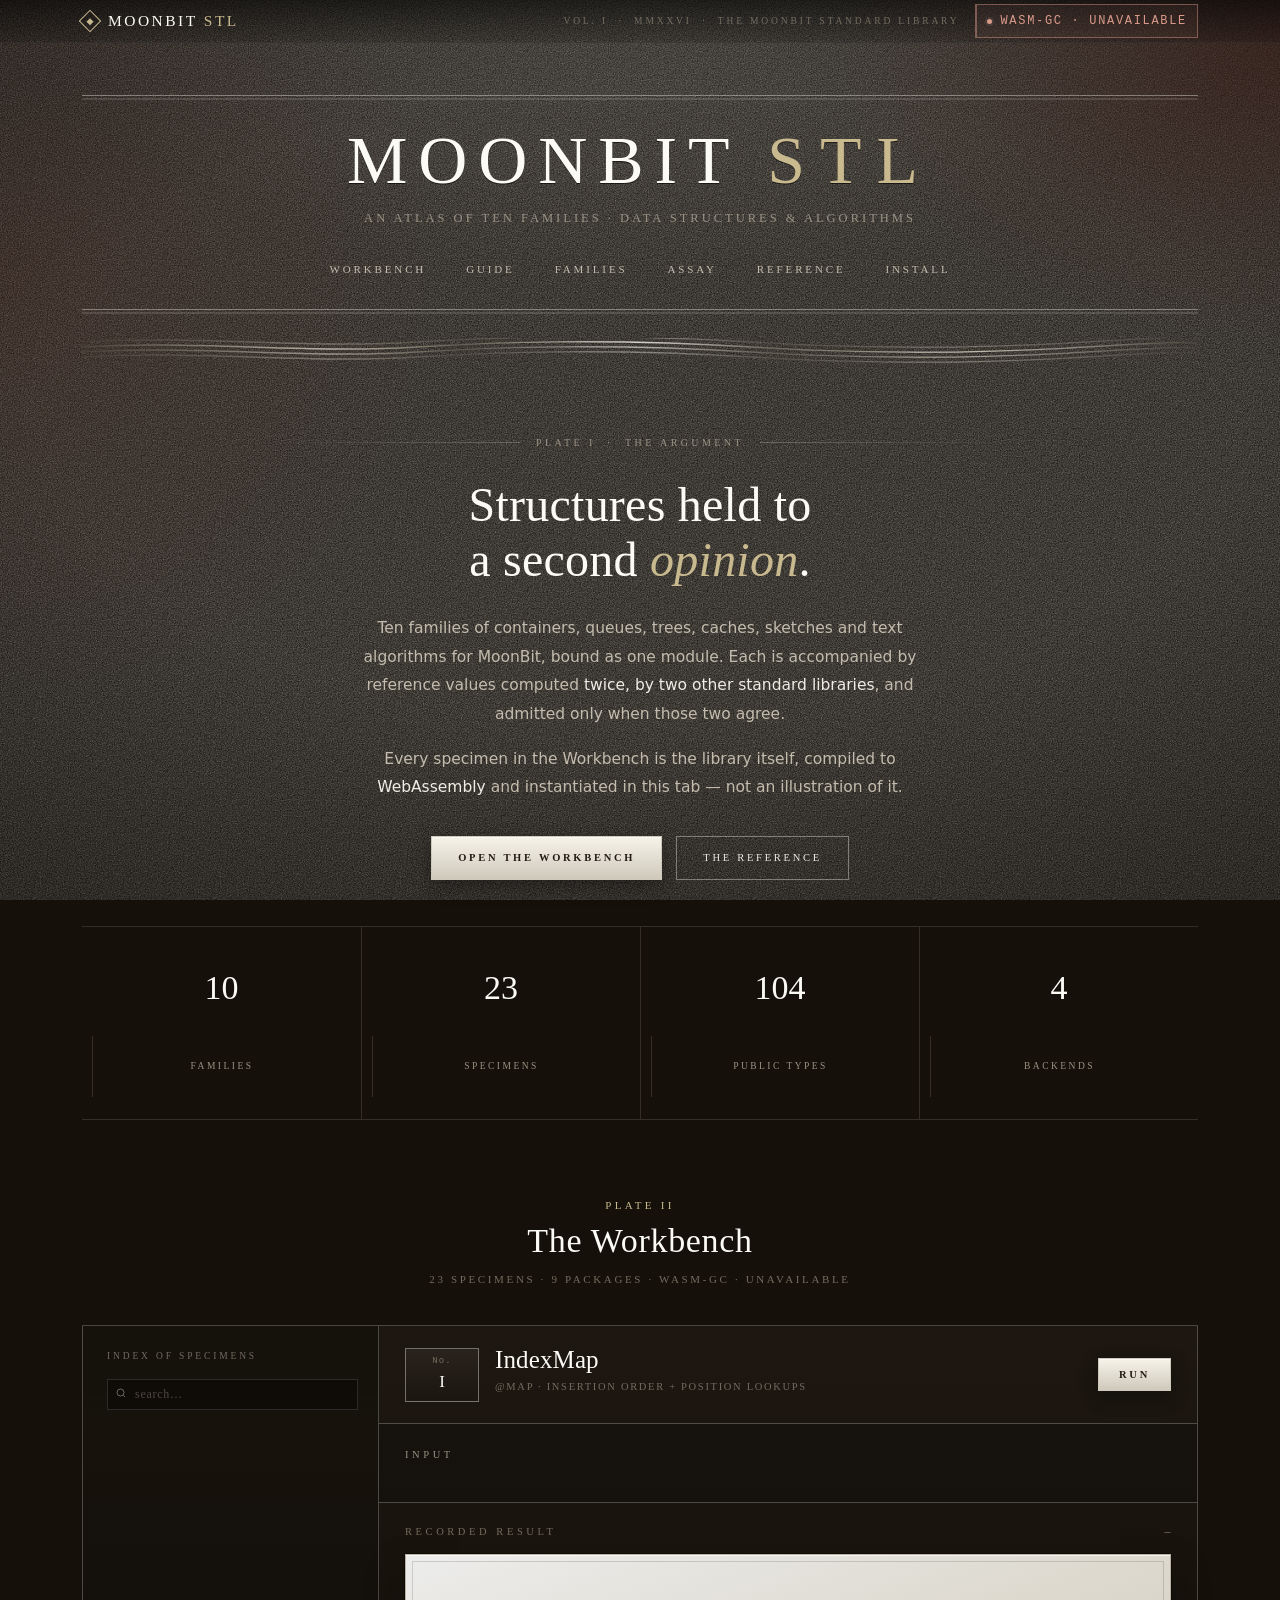
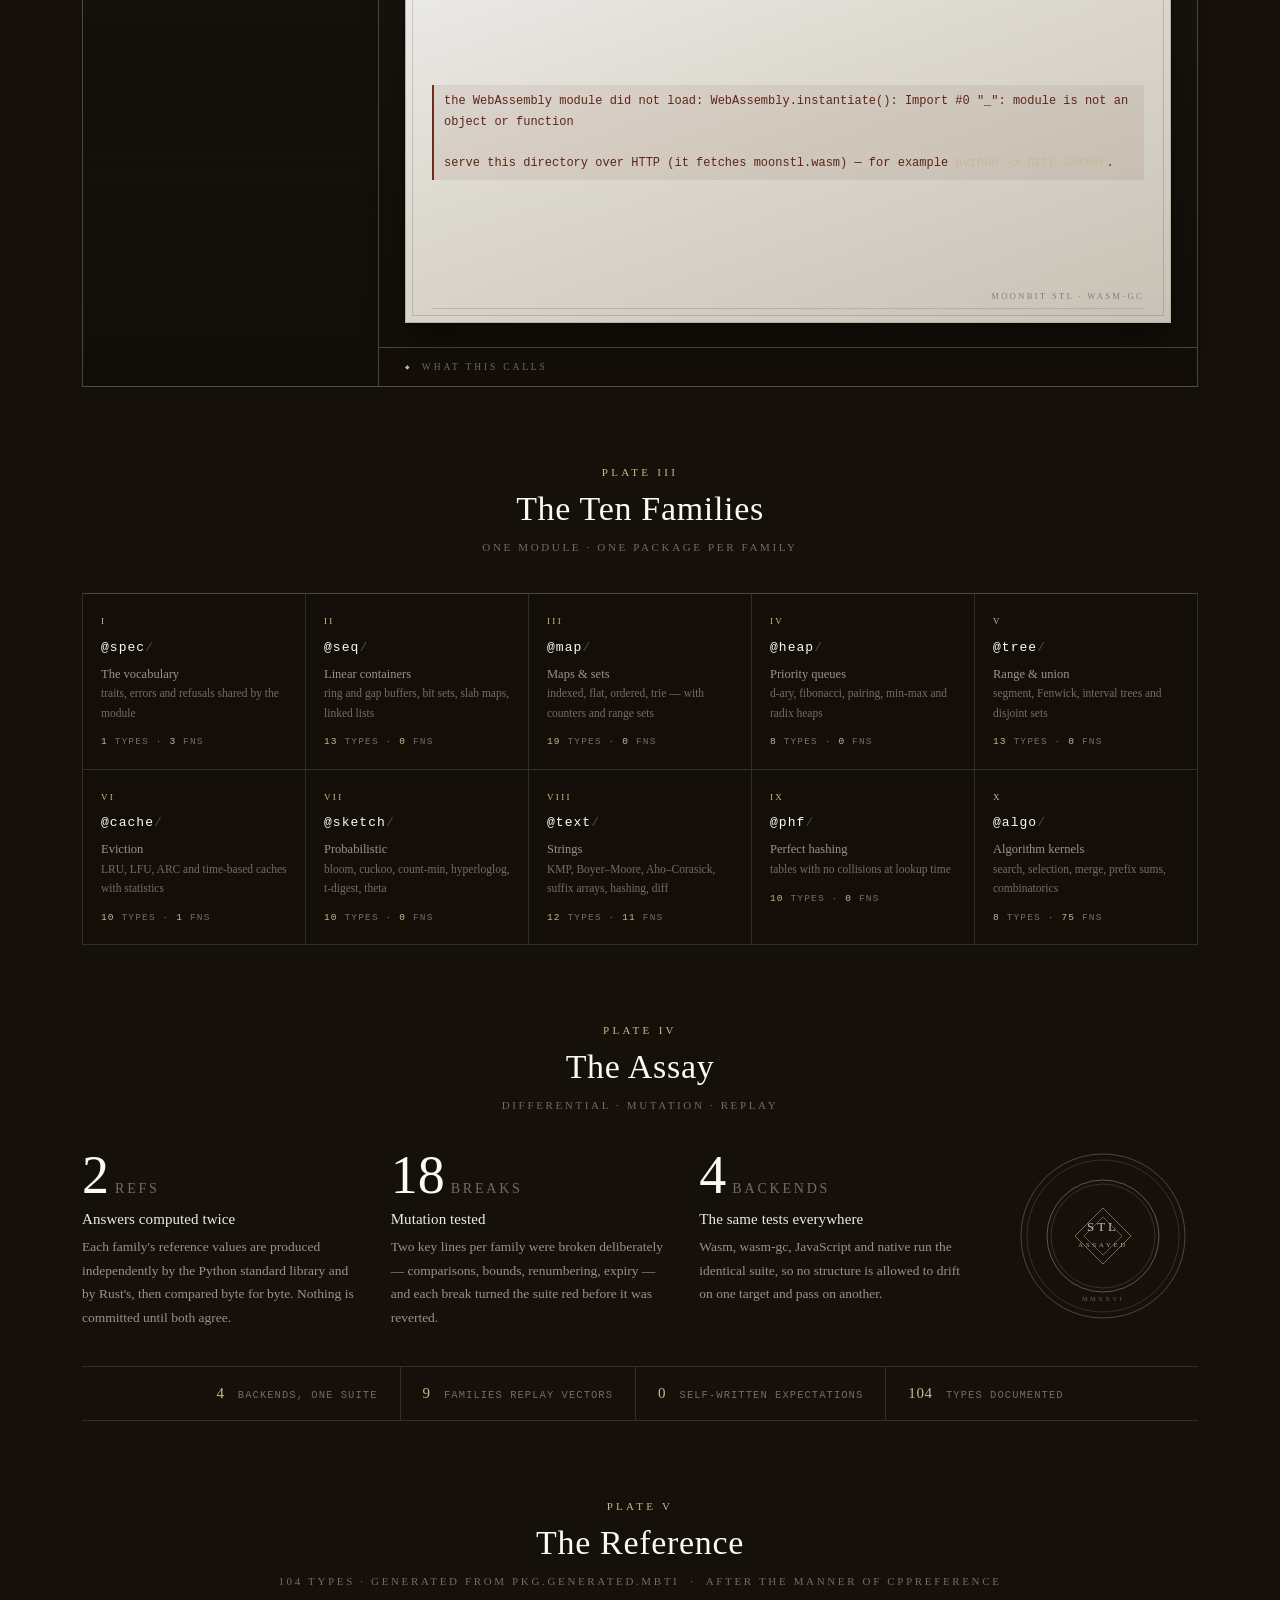
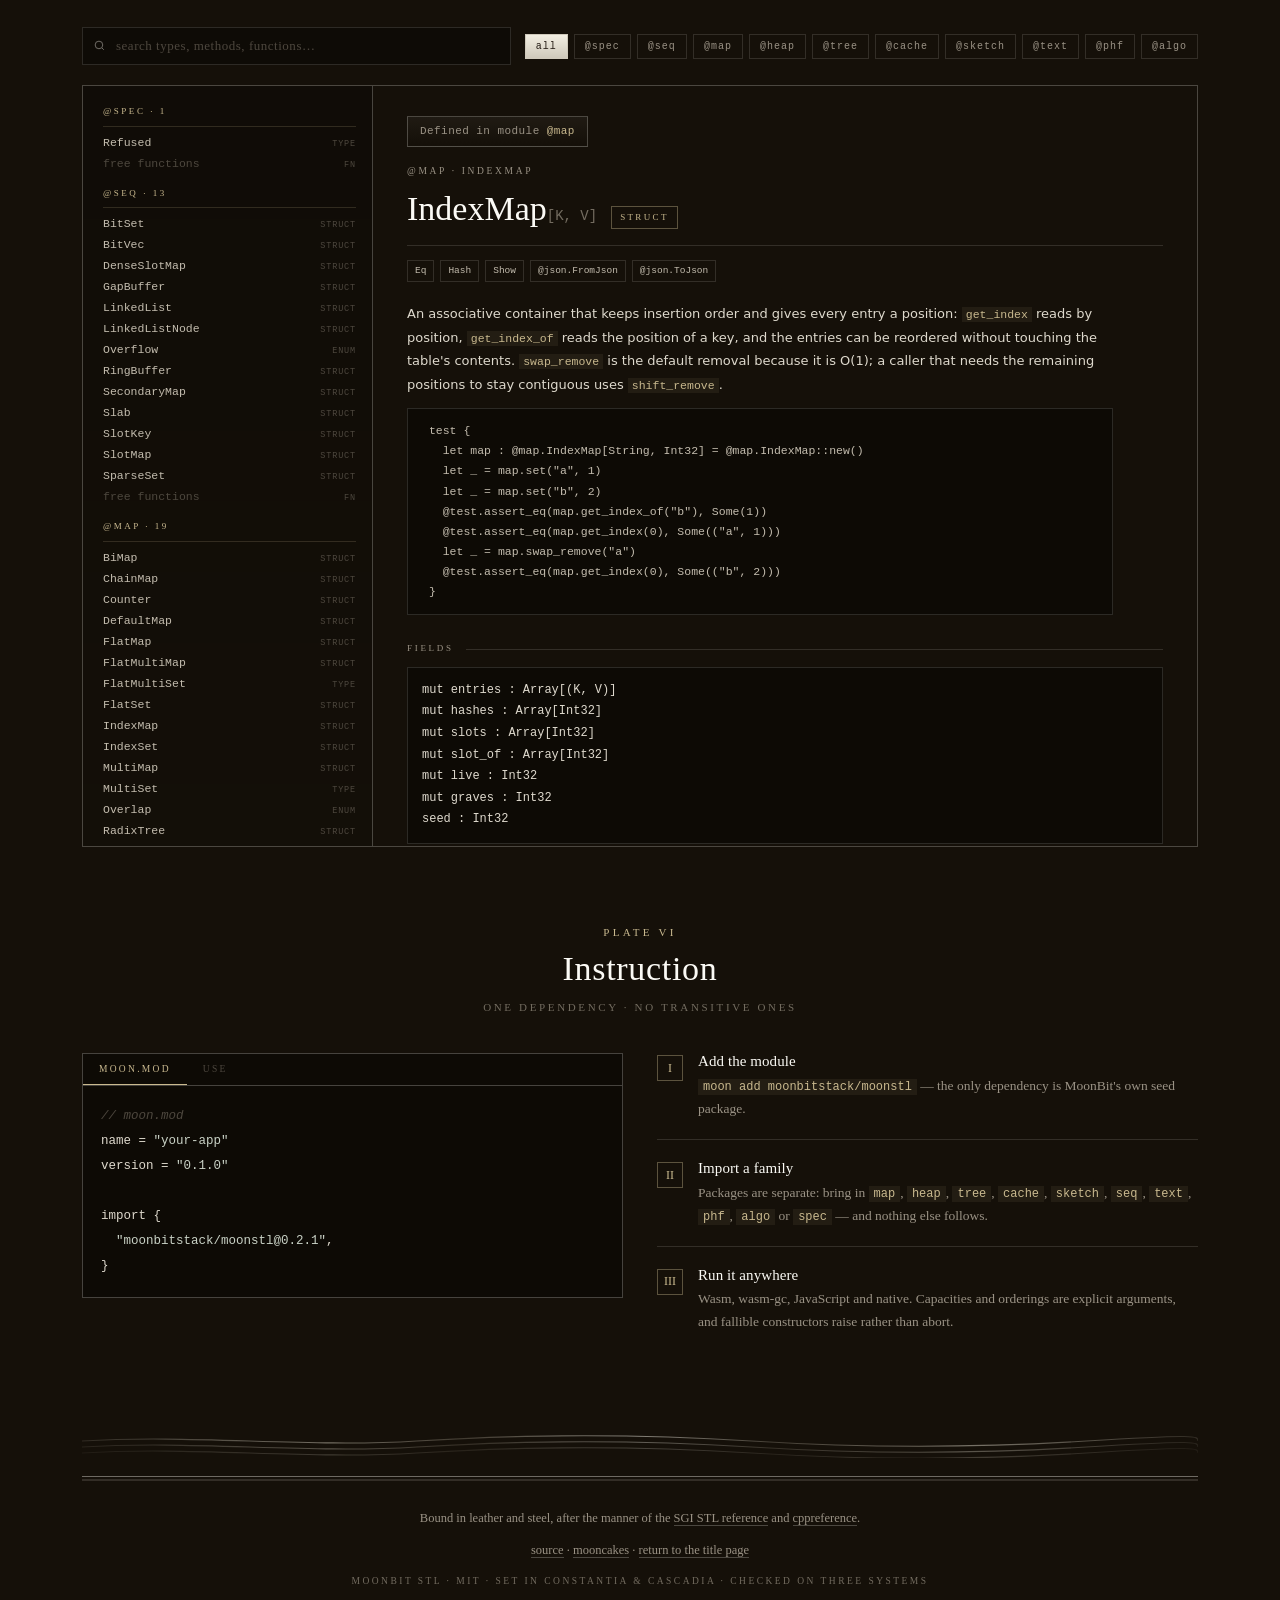
<file: index.html>
<!doctype html>
<html lang="en">
<head>
<meta charset="utf-8">
<meta name="viewport" content="width=device-width, initial-scale=1">
<link rel="icon" href="data:image/svg+xml,%3Csvg xmlns='http://www.w3.org/2000/svg' viewBox='0 0 32 32'%3E%3Crect width='32' height='32' fill='%23151009'/%3E%3Crect x='8' y='8' width='16' height='16' fill='none' stroke='%23e9e6df' stroke-width='1'/%3E%3Cpath d='M16 10l4 6-4 6-4-6z' fill='%23c9b98f'/%3E%3C/svg%3E">
<title>MoonBit STL — an atlas of data structures and algorithms</title>
<meta name="description" content="Ten families of data structures and algorithms for MoonBit, bound as one module. Every specimen on this page is the library itself, compiled to WebAssembly and run in the browser.">
<link rel="stylesheet" href="style.css">
</head>
<body>
<noscript>
  <div style="max-width:1180px;margin:0 auto;padding:14px 32px;border-bottom:1px solid rgba(233,230,223,.26);font-family:Constantia,Georgia,serif;font-size:13px;color:#ded9cd">
    The Workbench runs the library as WebAssembly, so it needs scripting enabled. The reference, the families and the install notes below do not.
  </div>
</noscript>

<!-- running head: wordmark on the left, edition and assay on the right -->
<div class="strip">
  <div class="wrap strip-in">
    <a class="brand" href="#top" aria-label="MoonBit STL">
      <span class="mark"><i></i></span><b>MoonBit <em>STL</em></b>
    </a>
    <div class="strip-right">
      <span class="edition">Vol. I &nbsp;·&nbsp; MMXXVI &nbsp;·&nbsp; The MoonBit Standard Library</span>
      <span class="modpill" id="modStatus"><span class="dot"></span><span id="modText">wasm-gc · booting</span></span>
    </div>
  </div>
</div>

<!-- title page -->
<header class="masthead" id="top">
  <div class="wrap">
    <div class="rule2"></div>
    <h1 class="wordmark">MoonBit&nbsp;<span>STL</span></h1>
    <p class="subtitle">An Atlas of Ten Families · Data Structures &amp; Algorithms</p>
    <nav>
      <a href="#workbench">Workbench</a>
      <a href="guide.html">Guide</a>
      <a href="#families">Families</a>
      <a href="#conformance">Assay</a>
      <a href="#reference">Reference</a>
      <a href="#install">Install</a>
    </nav>
    <div class="rule2" style="margin-top:22px"></div>
    <div class="damask" aria-hidden="true">
      <svg viewBox="0 0 1200 26" preserveAspectRatio="none">
        <defs>
          <linearGradient id="steel" x1="0" y1="0" x2="1" y2="0">
            <stop offset="0" stop-color="#4d473e"/><stop offset=".22" stop-color="#cfc9bb"/>
            <stop offset=".34" stop-color="#6d6558"/><stop offset=".5" stop-color="#efece3"/>
            <stop offset=".62" stop-color="#736c60"/><stop offset=".8" stop-color="#d8d2c4"/>
            <stop offset="1" stop-color="#4d473e"/>
          </linearGradient>
        </defs>
        <g fill="none" stroke="url(#steel)" stroke-width="1.4">
          <path d="M0 9 C 120 2, 240 16, 360 9 S 600 2, 720 9 S 960 16, 1080 9 S 1200 4, 1200 9"/>
          <path d="M0 14 C 120 7, 240 21, 360 14 S 600 7, 720 14 S 960 21, 1080 14 S 1200 9, 1200 14" opacity=".75"/>
          <path d="M0 19 C 120 12, 240 26, 360 19 S 600 12, 720 19 S 960 26, 1080 19 S 1200 14, 1200 19" opacity=".5"/>
          <path d="M0 4 C 120 -3, 240 11, 360 4 S 600 -3, 720 4 S 960 11, 1080 4 S 1200 -1, 1200 4" opacity=".45"/>
        </g>
      </svg>
    </div>
  </div>
</header>

<main>

<!-- ══════════ title & statements ══════════ -->
<section class="hero">
  <div class="wrap">
    <div class="center">
      <div class="plate-label"><span class="ln l"></span><span class="txt">Plate I &nbsp;·&nbsp; The Argument</span><span class="ln"></span></div>
      <h2>Structures held to<br>a second <em>opinion</em>.</h2>
      <p class="lede">
        Ten families of containers, queues, trees, caches, sketches and text algorithms for MoonBit,
        bound as one module. Each is accompanied by reference values computed <b>twice, by two other
        standard libraries</b>, and admitted only when those two agree.
      </p>
      <p class="lede" style="margin-top:16px">
        Every specimen in the Workbench is the library itself, compiled to <b>WebAssembly</b> and
        instantiated in this tab — not an illustration of it.
      </p>
      <div class="cta">
        <a class="btn solid" href="#workbench">Open the workbench</a>
        <a class="btn" href="#reference">The reference</a>
      </div>
    </div>

    <div class="stats">
      <div><div class="n" id="statFamilies">10</div><div class="k">Families</div></div>
      <div><div class="n" id="statSpecimens">23</div><div class="k">Specimens</div></div>
      <div><div class="n" id="statTypes">—</div><div class="k">Public types</div></div>
      <div><div class="n">4</div><div class="k">Backends</div></div>
    </div>
  </div>
</section>

<!-- ══════════ workbench ══════════ -->
<section class="band" id="workbench">
  <div class="wrap">
    <div class="shead">
      <div class="num">PLATE II</div>
      <h3>The Workbench</h3>
      <div class="sub"><span id="benchMeta">23 specimens · 9 packages</span><span class="dotsep">&nbsp;·&nbsp;</span><span id="modAssay">wasm-gc · —</span></div>
    </div>

    <div class="bench">
      <aside class="idx">
        <div class="head">Index of Specimens</div>
        <div class="idxsearch">
          <svg width="12" height="12" viewBox="0 0 24 24" fill="none" stroke="currentColor" stroke-width="1.6"><circle cx="11" cy="11" r="7"/><path d="M20 20l-3.5-3.5"/></svg>
          <input id="railSearch" type="search" aria-label="Filter specimens" placeholder="search…" autocomplete="off" spellcheck="false">
        </div>
        <div id="railList"></div>
      </aside>

      <section class="stage">
        <div class="stage-hd">
          <div class="cartouche"><span class="a">No.</span><span class="b" id="specNo">I</span></div>
          <div>
            <h4 id="specTitle">IndexMap</h4>
            <div class="sub" id="specSub">@map · insertion order + position lookups</div>
            <div class="cx" id="specCx"></div>
          </div>
          <button class="btn solid" id="runBtn" type="button">Run</button>
        </div>

        <div class="stage-in">
          <span class="cap">Input</span>
          <div class="dctl" id="controls"></div>
        </div>

        <div class="sheet-wrap">
          <div class="sheet-head">
            <span class="cap">Recorded result</span>
            <span class="sheet-meta" id="outMeta">—</span>
          </div>
          <div class="sheet">
            <div class="sheet-body" id="canvas"><span class="out-empty">loading the module…</span></div>
            <span class="stamp">MoonBit STL · wasm-gc</span>
          </div>
        </div>

        <details class="calls">
          <summary>What this calls</summary>
          <pre id="apiCode"></pre>
        </details>
      </section>
    </div>
  </div>
</section>

<!-- ══════════ families ══════════ -->
<section class="band" id="families">
  <div class="wrap">
    <div class="shead">
      <div class="num">PLATE III</div>
      <h3>The Ten Families</h3>
      <div class="sub">One module · one package per family</div>
    </div>
    <div class="fams" id="pkgCards"></div>
  </div>
</section>

<!-- ══════════ conformance ══════════ -->
<section class="band" id="conformance">
  <div class="wrap">
    <div class="shead">
      <div class="num">PLATE IV</div>
      <h3>The Assay</h3>
      <div class="sub">Differential · mutation · replay</div>
    </div>

    <div class="conf">
      <div class="claim">
        <div class="big">2<span>refs</span></div>
        <h4>Answers computed twice</h4>
        <p>Each family's reference values are produced independently by the Python standard library
          and by Rust's, then compared byte for byte. Nothing is committed until both agree.</p>
      </div>
      <div class="claim">
        <div class="big">18<span>breaks</span></div>
        <h4>Mutation tested</h4>
        <p>Two key lines per family were broken deliberately — comparisons, bounds, renumbering,
          expiry — and each break turned the suite red before it was reverted.</p>
      </div>
      <div class="claim">
        <div class="big">4<span>backends</span></div>
        <h4>The same tests everywhere</h4>
        <p>Wasm, wasm-gc, JavaScript and native run the identical suite, so no structure is allowed
          to drift on one target and pass on another.</p>
      </div>
      <div class="seal">
        <svg width="170" height="170" viewBox="0 0 170 170" fill="none" aria-hidden="true">
          <circle cx="85" cy="85" r="82" stroke="rgba(233,230,223,.28)"/>
          <circle cx="85" cy="85" r="76" stroke="rgba(233,230,223,.16)"/>
          <circle cx="85" cy="85" r="56" stroke="rgba(201,185,143,.45)"/>
          <circle cx="85" cy="85" r="52" stroke="rgba(201,185,143,.22)"/>
          <path d="M85 57l28 28-28 28-28-28z" stroke="rgba(201,185,143,.6)"/>
          <path d="M85 66l19 19-19 19-19-19z" stroke="rgba(233,230,223,.35)"/>
          <text x="85" y="80" text-anchor="middle" font-family="Constantia, Georgia, serif" font-size="13" letter-spacing="3" fill="rgba(233,230,223,.85)">STL</text>
          <text x="85" y="96" text-anchor="middle" font-family="Constantia, Georgia, serif" font-size="7" letter-spacing="2.6" fill="rgba(201,185,143,.9)">ASSAYED</text>
          <text x="85" y="150" text-anchor="middle" font-family="Constantia, Georgia, serif" font-size="6.5" letter-spacing="2.4" fill="rgba(233,230,223,.4)">MMXXVI</text>
        </svg>
      </div>
    </div>

    <div class="conf-foot">
      <div><b>4</b> backends, one suite</div>
      <div><b>9</b> families replay vectors</div>
      <div><b>0</b> self-written expectations</div>
      <div><b id="footTypes">—</b> types documented</div>
    </div>
  </div>
</section>

<!-- ══════════ reference ══════════ -->
<section class="band" id="reference">
  <div class="wrap">
    <div class="shead">
      <div class="num">PLATE V</div>
      <h3>The Reference</h3>
      <div class="sub"><span id="refMeta">generated from pkg.generated.mbti</span> &nbsp;·&nbsp; after the manner of cppreference</div>
    </div>

    <div class="refbar">
      <div class="refsearch">
        <svg width="13" height="13" viewBox="0 0 24 24" fill="none" stroke="currentColor" stroke-width="1.6"><circle cx="11" cy="11" r="7"/><path d="M20 20l-3.5-3.5"/></svg>
        <input id="apiSearch" type="search" aria-label="Search the API reference" placeholder="search types, methods, functions…" autocomplete="off" spellcheck="false">
      </div>
      <div class="pkgchips" id="pkgChips"></div>
    </div>

    <div class="refgrid">
      <aside class="tlist" id="apiList"></aside>
      <div class="apipane" id="apiPane"></div>
    </div>
  </div>
</section>

<!-- ══════════ install ══════════ -->
<section class="band" id="install">
  <div class="wrap">
    <div class="shead">
      <div class="num">PLATE VI</div>
      <h3>Instruction</h3>
      <div class="sub">One dependency · no transitive ones</div>
    </div>

    <div class="inst">
      <div class="codecard">
        <div class="tabs">
          <button class="tab on" data-tab="mod" type="button">moon.mod</button>
          <button class="tab" data-tab="src" type="button">use</button>
        </div>
        <pre id="installCode"></pre>
      </div>

      <div class="steps">
        <div class="step">
          <span class="sn">I</span>
          <div><h4>Add the module</h4>
            <p><code>moon add moonbitstack/moonstl</code> — the only dependency is MoonBit's own seed package.</p></div>
        </div>
        <div class="step">
          <span class="sn">II</span>
          <div><h4>Import a family</h4>
            <p>Packages are separate: bring in <code>map</code>, <code>heap</code>, <code>tree</code>,
              <code>cache</code>, <code>sketch</code>, <code>seq</code>, <code>text</code>,
              <code>phf</code>, <code>algo</code> or <code>spec</code> — and nothing else follows.</p></div>
        </div>
        <div class="step">
          <span class="sn">III</span>
          <div><h4>Run it anywhere</h4>
            <p>Wasm, wasm-gc, JavaScript and native. Capacities and orderings are explicit arguments,
              and fallible constructors raise rather than abort.</p></div>
        </div>
      </div>
    </div>
  </div>
</section>

</main>

<footer>
  <div class="wrap">
    <div class="damask" style="opacity:.5;margin:0 0 18px" aria-hidden="true">
      <svg viewBox="0 0 1200 26" preserveAspectRatio="none">
        <g fill="none" stroke="url(#steel)" stroke-width="1.2">
          <path d="M0 9 C 120 2, 240 16, 360 9 S 600 2, 720 9 S 960 16, 1080 9 S 1200 4, 1200 9"/>
          <path d="M0 15 C 120 8, 240 22, 360 15 S 600 8, 720 15 S 960 22, 1080 15 S 1200 10, 1200 15" opacity=".7"/>
          <path d="M0 21 C 120 14, 240 28, 360 21 S 600 14, 720 21 S 960 28, 1080 21 S 1200 16, 1200 21" opacity=".45"/>
        </g>
      </svg>
    </div>
    <div class="rule2"></div>
    <div class="colophon">
      <p class="l">Bound in leather and steel, after the manner of the
        <a href="https://www.sgi.com/tech/stl/" rel="noopener">SGI STL reference</a> and
        <a href="https://en.cppreference.com/" rel="noopener">cppreference</a>.</p>
      <p class="l" style="margin-top:8px"><a href="https://github.com/moonbitstack/moonstl" rel="noopener">source</a> ·
        <a href="https://mooncakes.io/docs/moonbitstack/moonstl" rel="noopener">mooncakes</a> ·
        <a href="#top">return to the title page</a></p>
      <p class="fine">MoonBit STL · MIT · set in Constantia &amp; Cascadia · checked on three systems</p>
    </div>
  </div>
</footer>

<script>
/* ════════════════════════════════════════════════════════════
   helpers
   ════════════════════════════════════════════════════════════ */
const $ = (s, r = document) => r.querySelector(s);
const esc = s => String(s).replace(/[&<>]/g, c => ({ "&": "&amp;", "<": "&lt;", ">": "&gt;" }[c]));
const el = (t, c, html) => { const n = document.createElement(t); if (c) n.className = c; if (html != null) n.innerHTML = html; return n; };
const rnd = n => Math.floor(Math.random() * n);
const rint = (lo, hi) => lo + rnd(hi - lo + 1);
const randInts = (n, lo, hi) => Array.from({ length: n }, () => rint(lo, hi));
const WORDS = ["car", "cart", "cat", "care", "careful", "cake", "carbon", "cap", "capable", "cache", "cargo", "card"];
const randWords = n => Array.from({ length: n }, () => WORDS[rnd(WORDS.length)]);

/* ════════════════════════════════════════════════════════════
   the module: moonstl compiled to wasm-gc
   ════════════════════════════════════════════════════════════ */
const MOD = { inst: null, bytes: 0, load: 0, demos: 0, calls: 0 };

function setStatus(kind, text) {
  const pill = $("#modStatus");
  pill.className = "modpill" + (kind === "live" ? " live" : kind === "err" ? " err" : "");
  $("#modText").textContent = text;
}

async function bootWasm() {
  const t0 = performance.now();
  const res = await fetch("moonstl.wasm", { cache: "no-cache" });
  if (!res.ok) throw new Error("moonstl.wasm → HTTP " + res.status);
  const buf = await res.arrayBuffer();
  const { instance } = await WebAssembly.instantiate(
    buf,
    { console: { log: (...a) => console.log(...a) } },
    { builtins: ["js-string"], importedStringConstants: "_" }
  );
  instance.exports._start();
  MOD.inst = instance.exports;
  MOD.bytes = buf.byteLength;
  MOD.load = performance.now() - t0;
  MOD.demos = JSON.parse(MOD.inst.names()).length;
  return MOD;
}

function call(name, input) {
  if (!MOD.inst) return { __dead: true };
  const t0 = performance.now();
  const raw = MOD.inst.run(name, JSON.stringify(input));
  const ms = performance.now() - t0;
  MOD.calls++;
  try { const o = JSON.parse(raw); o.__ms = ms; return o; }
  catch (e) { return { __err: raw, __ms: ms }; }
}

/* ════════════════════════════════════════════════════════════
   specimens
   ════════════════════════════════════════════════════════════ */
const DEMOS = {
  indexmap: {
    pkg: "map", title: "IndexMap", desc: "insertion order + position lookups", family: "map",
    api: ["let m = @map.IndexMap::new()", "m.set(k, v)            // append or replace, keeping position", "m.keys()  /  m.get_index_of(k)  /  m.get_index(i)"],
    state: { set: [3, 1, 2, 8] },
    input: () => ({ set: DEMOS.indexmap.state.set }),
    render(r) {
      if (r.__err) return `<div class="err">${esc(r.__err)}</div>`;
      const ks = r.keys || [], pos = r.positions || [];
      return `<div class="kv">${ks.map((k, i) =>
        `<div class="row"><span class="badge">${i}</span><span>${k}</span><span class="muted">value ${k * 2}</span></div>`).join("")}</div>
      <div class="note">positions ${esc(JSON.stringify(pos))} · O(1) value lookup, O(1) index → entry</div>`;
    }
  },
  trie: {
    pkg: "map", title: "Trie", desc: "prefix search over a character tree", family: "map",
    api: ["let t = @map.Trie::new()", "t.insert(word, value)", "t.keys_with_prefix(prefix)"],
    state: { words: ["car", "cart", "cat", "cake", "cap"], prefix: "car" },
    input: () => ({ words: DEMOS.trie.state.words, prefix: DEMOS.trie.state.prefix }),
    render(r) {
      if (r.__err) return `<div class="err">${esc(r.__err)}</div>`;
      const m = r.matches || [];
      return `<div class="chips">${m.map(w => `<span class="chip str">${esc(w)}</span>`).join("") || '<span class="out-empty">no keys with that prefix</span>'}</div>
      <div class="note">prefix "<b>${esc(r.prefix || "")}</b>" matched ${m.length} of ${(r.words || []).length} keys</div>`;
    }
  },
  lru: {
    pkg: "cache", title: "LRU cache", desc: "least-recently-used eviction", family: "cache",
    api: ["let c = @cache.LruCache::new(capacity=n)", "c.set(k, v)   // may return the displaced pair", "c.get(k)      // also refreshes recency"],
    state: { cap: 3, set: [1, 2, 3, 4, 5] },
    input: () => ({ cap: DEMOS.lru.state.cap, set: DEMOS.lru.state.set }),
    render(r) {
      if (r.__err) return `<div class="err">${esc(r.__err)}</div>`;
      const d = r.displaced || [], k = r.keys || [];
      return `<div class="seq">${k.map(v => `<span class="node hi">${v}</span>`).join("") || '<span class="out-empty">empty</span>'}</div>
      <div class="note">capacity <b>${r.capacity}</b> · evicted in order <b>${esc(JSON.stringify(d))}</b> · a recency list, not a clock</div>`;
    }
  },
  heap: {
    pkg: "heap", title: "Three heaps", desc: "d-ary, fibonacci & pairing on one input", family: "heap",
    api: ["let h = @heap.DaryHeap::default()   // 4-ary min-heap", "let f = @heap.FibonacciHeap::new()", "let p = @heap.PairingHeap::new()", "h.push(v) / f.insert(v) / p.insert(v)   then pop"],
    state: { set: [5, 1, 9, 3, 7, 2] },
    input: () => ({ set: DEMOS.heap.state.set }),
    render(r) {
      if (r.__err) return `<div class="err">${esc(r.__err)}</div>`;
      const p = r.pops || [], f = r.fib || [], pa = r.pairing || [];
      return `<div class="seq">${p.map((v, i) => `<span class="node ${i === 0 ? "hi" : ""}">${v}</span>`).join("")}</div>
      <div class="note" style="display:flex;flex-direction:column;gap:3px">
        <span><b>d-ary</b>&nbsp;&nbsp;&nbsp;&nbsp; ${esc(JSON.stringify(p))}</span>
        <span><b>fibonacci</b> ${esc(JSON.stringify(f))}</span>
        <span><b>pairing</b>&nbsp;&nbsp; ${esc(JSON.stringify(pa))}</span>
      </div>`;
    }
  },
  radix: {
    pkg: "heap", title: "Radix heap", desc: "monotone keys, amortised O(1) pop", family: "heap",
    api: ["let h : @heap.RadixHeap[Int32] = @heap.RadixHeap::new()", "h.push(key.to_uint64(), value)", "h.pop_min()   // keys must not decrease"],
    state: { set: [9, 4, 1, 3, 7, 2, 5, 6, 8, 0] },
    input: () => ({ set: DEMOS.radix.state.set }),
    render(r) {
      if (r.__err) return `<div class="err">${esc(r.__err)}</div>`;
      const p = r.pops || [];
      return `<div class="seq">${p.map((v, i) => `<span class="node ${i === 0 ? "hi" : ""}">${v}</span>`).join("")}</div>
      <div class="note">popped in key order · 64-bit keys, 65 buckets, one bucket re-distributed per pop</div>`;
    }
  },
  segment: {
    pkg: "tree", title: "Segment tree", desc: "range queries in log time", family: "tree",
    api: ["let t = @tree.SegmentTree::from_array(a, op=(x, y) => x + y, identity=0)", "t.query(l, r)   // inclusive on both ends"],
    state: { set: [3, 1, 4, 1, 5] },
    input: () => ({ set: DEMOS.segment.state.set }),
    render(r) {
      if (r.__err) return `<div class="err">${esc(r.__err)}</div>`;
      const v = r.values || [], mx = Math.max(1, ...v);
      return `<div class="bars2">${v.map(x => `<div class="bar" style="height:${Math.max(4, x / mx * 100)}%"><span class="v">${x}</span></div>`).join("")}</div>
      <div class="note">total <b>${r.total}</b> · prefix sums ${esc(JSON.stringify(r.prefix || []))}</div>`;
    }
  },
  fenwick: {
    pkg: "tree", title: "Fenwick tree", desc: "prefix sums in log time, tiny footprint", family: "tree",
    api: ["let f = @tree.Fenwick::from_array(a)", "f.prefix_sum(i)", "f.range_sum(l, r)"],
    state: { set: [3, 1, 4, 1, 5] },
    input: () => ({ set: DEMOS.fenwick.state.set }),
    render(r) {
      if (r.__err) return `<div class="err">${esc(r.__err)}</div>`;
      const v = r.values || [], mx = Math.max(1, ...v);
      return `<div class="bars2">${v.map(x => `<div class="bar" style="height:${Math.max(4, x / mx * 100)}%"><span class="v">${x}</span></div>`).join("")}</div>
      <div class="note">prefix ${esc(JSON.stringify(r.prefix || []))} · Σ[1,3) = <b>${r.range_1_3}</b></div>`;
    }
  },
  interval: {
    pkg: "tree", title: "Interval tree", desc: "overlap queries over [start, end]", family: "tree",
    api: ["let t = @tree.IntervalTree::new()", "t.insert(start, end, value)", "t.query_overlap(start, end)"],
    state: { set: [0, 10, 2, 4, 8, 12], qstart: 3, qend: 6 },
    input: () => ({ set: DEMOS.interval.state.set, qstart: DEMOS.interval.state.qstart, qend: DEMOS.interval.state.qend }),
    render(r) {
      if (r.__err) return `<div class="err">${esc(r.__err)}</div>`;
      const iv = r.intervals || [], ov = r.overlap || [];
      const found = new Set();
      for (let i = 0; i + 1 < ov.length; i += 2) found.add(ov[i] + "|" + ov[i + 1]);
      let chips = "";
      for (let i = 0; i + 1 < iv.length; i += 2) {
        const hit = found.has(iv[i] + "|" + iv[i + 1]);
        chips += `<span class="chip ${hit ? "hi" : ""}">[${iv[i]}, ${iv[i + 1]}]</span>`;
      }
      return `<div class="chips">${chips || '<span class="out-empty">no intervals</span>'}</div>
      <div class="note">query [<b>${r.q?.[0]}, ${r.q?.[1]}</b>] · ${ov.length / 2} overlapping${ov.length ? " (marked)" : ""}</div>`;
    }
  },
  disjoint: {
    pkg: "tree", title: "Disjoint set", desc: "union–find components", family: "tree",
    api: ["let d = @tree.DisjointSet::new()", "d.add()", "d.union(a, b)  /  d.connected(a, b)  /  d.to_sets()", "d.copy()   // an independent structure"],
    state: { n: 5, set: [0, 1, 1, 2, 2, 3, 4] },
    input: () => ({ n: DEMOS.disjoint.state.n, set: DEMOS.disjoint.state.set }),
    render(r) {
      if (r.__err) return `<div class="err">${esc(r.__err)}</div>`;
      const s = r.sets || [];
      return `<div class="groups">${s.map(g => `<div class="g">${g.map(x => `<b>${x}</b>`).join("")}</div>`).join("")}</div>
      <div class="note">${r.count} component${r.count === 1 ? "" : "s"} here · <b>${r.copy_count}</b> in a copy that took one more union · union by rank with path compression</div>`;
    }
  },
  bloom: {
    pkg: "sketch", title: "Bloom filter", desc: "no false negatives, few false positives", family: "sketch",
    api: ["let b = @sketch.BloomFilter::new(expected_items=n, hash_seed=0)", "b.insert(x)  /  b.may_contain(x)", "b.estimated_false_positive_rate()"],
    state: { cap: 100, set: [1, 2, 3, 4, 5, 6, 7], n: 3 },
    input: () => ({ cap: DEMOS.bloom.state.cap, set: DEMOS.bloom.state.set, n: DEMOS.bloom.state.n }),
    render(r) {
      if (r.__err) return `<div class="err">${esc(r.__err)}</div>`;
      return `<div class="metric">
        <div class="m"><div class="lab2">contains ${DEMOS.bloom.state.n}</div><div class="val" style="font-size:30px;color:${r.found ? "#3d5a4a" : "#6d2b1f"}">${r.found ? "yes" : "no"}</div></div>
        <div class="m"><div class="lab2">design false-positive rate</div><div class="val" style="font-size:26px"><small>${r.false_pos != null ? r.false_pos.toExponential(2) : "—"}</small></div></div>
      </div>
      <div class="note">members ${esc(JSON.stringify(DEMOS.bloom.state.set))} · a "no" is always true; a "yes" is a probability</div>`;
    }
  },
  cuckoo: {
    pkg: "sketch", title: "Cuckoo filter", desc: "deletable, where bloom is not", family: "sketch",
    api: ["let c = @sketch.CuckooFilter::new(capacity=n)", "c.insert(x)  /  c.may_contain(x)", "c.remove(x)   // deletion is the point"],
    state: { cap: 100, set: [1, 2, 3, 4, 5, 6, 7], n: 3 },
    input: () => ({ cap: DEMOS.cuckoo.state.cap, set: DEMOS.cuckoo.state.set, n: DEMOS.cuckoo.state.n }),
    render(r) {
      if (r.__err) return `<div class="err">${esc(r.__err)}</div>`;
      return `<div class="metric">
        <div class="m"><div class="lab2">contains ${DEMOS.cuckoo.state.n}</div><div class="val" style="font-size:30px;color:${r.found ? "#3d5a4a" : "#6d2b1f"}">${r.found ? "yes" : "no"}</div></div>
        <div class="m"><div class="lab2">remove</div><div class="val" style="font-size:30px">${r.removed ? "ok" : "no"}</div></div>
        <div class="m"><div class="lab2">after remove</div><div class="val" style="font-size:30px">${r.after_remove ? "still" : "gone"}</div></div>
      </div>
      <div class="note">two candidate buckets per key, fingerprints evicted along a chain</div>`;
    }
  },
  countmin: {
    pkg: "sketch", title: "Count-min sketch", desc: "frequency estimates that never undercount", family: "sketch",
    api: ["let s = @sketch.CountMinSketch::new(depth=…, width=…, hash_seed=0)", "s.insert(x)", "s.estimate(x)   // ≥ true count"],
    state: { set: [7, 7, 7, 7, 7, 7, 7, 8, 8, 9], q: 7 },
    input: () => ({ set: DEMOS.countmin.state.set, q: DEMOS.countmin.state.q }),
    render(r) {
      if (r.__err) return `<div class="err">${esc(r.__err)}</div>`;
      return `<div class="metric"><div class="m">
        <div class="lab2">estimate(${DEMOS.countmin.state.q})</div><div class="val">${r.estimate}</div></div>
        <div class="m"><div class="lab2">true count</div><div class="val" style="font-size:30px;color:var(--ink-3)">${DEMOS.countmin.state.set.filter(x => x === DEMOS.countmin.state.q).length}</div></div>
      </div>
      <div class="note">inserted ${esc(JSON.stringify(DEMOS.countmin.state.set))} · counters only grow, so the estimate is an upper bound</div>`;
    }
  },
  theta: {
    pkg: "sketch", title: "Theta sketch", desc: "cardinality estimate with a bound", family: "sketch",
    api: ["let t = @sketch.ThetaSketch::new(nominal=n)", "t.add(x)", "t.estimate()"],
    state: { set: [7, 7, 7, 8, 8, 9, 4, 4], nominal: 8 },
    input: () => ({ set: DEMOS.theta.state.set, nominal: DEMOS.theta.state.nominal }),
    render(r) {
      if (r.__err) return `<div class="err">${esc(r.__err)}</div>`;
      return `<div class="metric">
        <div class="m"><div class="lab2">true distinct</div><div class="val">${r.distinct}</div></div>
        <div class="m"><div class="lab2">estimate</div><div class="val">${Number(r.estimate).toFixed(Number(r.estimate) % 1 ? 3 : 0)}</div></div>
      </div>
      <div class="note">input ${esc(JSON.stringify(DEMOS.theta.state.set))} · exact while the sample fits below the nominal size</div>`;
    }
  },
  kmp: {
    pkg: "text", title: "KMP search", desc: "linear scan with a failure function", family: "text",
    api: ["let k = @text.Kmp::new(pattern)", "k.search_all(text)   // every start offset"],
    state: { text: "ababcabab", pattern: "abab" },
    input: () => ({ text: DEMOS.kmp.state.text, pattern: DEMOS.kmp.state.pattern }),
    render(r) {
      if (r.__err) return `<div class="err">${esc(r.__err)}</div>`;
      const t = r.text || "", p = r.pattern || "", hits = new Set(r.hits || []);
      let html = "", i = 0;
      while (i < t.length) {
        if (hits.has(i) && p.length > 0) { html += `<span class="hit">${esc(t.slice(i, i + p.length))}</span>`; i += p.length; }
        else { html += esc(t[i]); i++; }
      }
      return `<div class="textvis">${html}</div>
      <div class="note">found at ${esc(JSON.stringify(r.hits || []))} · one pass, O(n + m), no backtracking of the text</div>`;
    }
  },
  aho: {
    pkg: "text", title: "Aho–Corasick", desc: "many patterns, one pass", family: "text",
    api: ["let ac = @text.AhoCorasick::new(patterns)", "ac.search_all(text)   // (pattern index, offset) pairs"],
    state: { patterns: ["he", "she", "his", "hers"], text: "ushers" },
    input: () => ({ patterns: DEMOS.aho.state.patterns, text: DEMOS.aho.state.text }),
    render(r) {
      if (r.__err) return `<div class="err">${esc(r.__err)}</div>`;
      const t = r.text || "", marks = {};
      (r.matches || []).forEach(([p, s]) => {
        const len = (DEMOS.aho.state.patterns[p] || "").length;
        for (let i = s; i < s + len; i++) marks[i] = 1;
      });
      let html = "";
      for (let i = 0; i < t.length; i++) html += marks[i] ? `<span class="hit">${esc(t[i])}</span>` : esc(t[i]);
      return `<div class="textvis">${html}</div>
      <div class="note">patterns ${esc(JSON.stringify(r.patterns || []))} · matches ${esc(JSON.stringify(r.matches || []))} as (pattern, offset)</div>`;
    }
  },
  suffix: {
    pkg: "text", title: "Suffix array", desc: "sorted suffixes, with LCP", family: "text",
    api: ["let sa = @text.SuffixArray::new(text)", "sa.to_array()      // start index of each suffix, sorted", "sa.lcp_array()"],
    state: { text: "banana" },
    input: () => ({ text: DEMOS.suffix.state.text }),
    render(r) {
      if (r.__err) return `<div class="err">${esc(r.__err)}</div>`;
      const o = r.order || [], lcp = r.lcp || [];
      return `<div class="seq">${o.map((s, i) =>
        `<span class="node" title="suffix “${esc((r.text || "").slice(s))}”"><span style="color:var(--ink-3);font-size:9px;margin-right:4px">${i}</span>${s}</span>`).join("")}</div>
      <div class="note">start indices in sorted order · LCP ${esc(JSON.stringify(lcp))} · doubling construction, O(n log n)</div>`;
    }
  },
  diff: {
    pkg: "text", title: "Sequence diff", desc: "opcodes + similarity ratio", family: "text",
    api: ["let m = @text.SequenceMatcher::new(a, b)", "m.get_opcodes()   // equal / replace / delete / insert", "m.ratio()"],
    state: { a: "int a = 1", b: "int b = 2" },
    input: () => ({ a: DEMOS.diff.state.a, b: DEMOS.diff.state.b }),
    render(r) {
      if (r.__err) return `<div class="err">${esc(r.__err)}</div>`;
      const ops = r.ops || [];
      return `<div class="oplist">${ops.map(o =>
        `<div class="op"><span class="t">${esc(o[0])}</span><span class="r">a[${o[1]}:${o[2]}] · b[${o[3]}:${o[4]}]</span></div>`).join("")}</div>
      <div class="note">ratio <b>${Number(r.ratio).toFixed(3)}</b> · longest matching blocks, the same shape as difflib</div>`;
    }
  },
  phf: {
    pkg: "phf", title: "Perfect hash map", desc: "zero-collision lookup at a fixed key set", family: "phf",
    api: ["let b = @phf.PhfBuilder::new(phf=@phf.phf_options)", "b.entry(k, v)   …   let m = b.build()", "m.get(k)   // one probe, no chaining"],
    state: { words: ["alpha", "beta", "gamma", "delta"] },
    input: () => ({ set: DEMOS.phf.state.words }),
    render(r) {
      if (r.__err) return `<div class="err">${esc(r.__err)}</div>`;
      const k = r.keys || [];
      return `<div class="chips">${k.map(w => `<span class="chip str">${esc(w)}</span>`).join("")}</div>
      <div class="note">${r.size} keys · every probe lands on its own slot — collisions are resolved at build time</div>`;
    }
  },
  phf_ordered: {
    pkg: "phf", title: "Ordered phf map", desc: "declaration order plus an index", family: "phf",
    api: ["let om = b.build_ordered()", "om.index(k)   // Some(declaration position)", "om.keys()"],
    state: { words: ["alpha", "beta", "gamma", "delta"], q: "gamma" },
    input: () => ({ set: DEMOS.phf_ordered.state.words, q: DEMOS.phf_ordered.state.q }),
    render(r) {
      if (r.__err) return `<div class="err">${esc(r.__err)}</div>`;
      const k = r.order || [];
      return `<div class="kv">${k.map((w, i) =>
        `<div class="row"><span class="badge">${i}</span><span>${esc(w)}</span>${w === r.q ? `<span class="muted" style="color:#6d2b1f">◂ queried</span>` : ""}</div>`).join("")}</div>
      <div class="note">index of "<b>${esc(r.q)}</b>" = <b>${r.index}</b></div>`;
    }
  },
  ring: {
    pkg: "seq", title: "Ring buffer", desc: "fixed window, newest overwrites oldest", family: "seq",
    api: ["let r = @seq.RingBuffer::new(capacity=n, overflow=@seq.Overflow::Overwrite)", "r.push_back(v)   // returns the dropped value", "r.to_array()"],
    state: { cap: 3, set: [1, 2, 3, 4, 5] },
    input: () => ({ cap: DEMOS.ring.state.cap, set: DEMOS.ring.state.set }),
    render(r) {
      if (r.__err) return `<div class="err">${esc(r.__err)}</div>`;
      const v = r.values || [];
      const cells = Array.from({ length: r.capacity }, (_, i) => v[i] ?? null);
      return `<div class="seq">${cells.map(x => `<span class="node ${x != null ? "hi" : ""}">${x ?? ""}</span>`).join("")}</div>
      <div class="note">capacity ${r.capacity} · pushed ${esc(JSON.stringify(DEMOS.ring.state.set))} · the window keeps the newest</div>`;
    }
  },
  gap: {
    pkg: "seq", title: "Gap buffer", desc: "editor insertions, cheap near the cursor", family: "seq",
    api: ["let g : @seq.GapBuffer[Int32] = @seq.GapBuffer::new()", "g.insert(at, v)   // moves the gap, then writes", "g.to_array()"],
    state: { set: [1, 2, 3], ops: [[1, 100], [1, 101]] },
    input: () => ({ set: DEMOS.gap.state.set, ops: DEMOS.gap.state.ops }),
    render(r) {
      if (r.__err) return `<div class="err">${esc(r.__err)}</div>`;
      return `<div class="seq">${(r.before || []).map(v => `<span class="node">${v}</span>`).join("")}</div>
      <div class="note" style="color:var(--ink-3)">↓ insert ${esc(JSON.stringify(DEMOS.gap.state.ops))}</div>
      <div class="seq" style="margin-top:8px">${(r.after || []).map(v => `<span class="node hi">${v}</span>`).join("")}</div>`;
    }
  },
  bitset: {
    pkg: "seq", title: "Bit set", desc: "rank & select over a sparse set", family: "seq",
    api: ["let b = @seq.BitSet::new()", "b.insert(i)   /   b.rank(i)   /   b.select(k)", "b.rank(i) counts the set bits in [0, i)"],
    state: { set: [1, 4, 8, 16], n: 20 },
    input: () => ({ set: DEMOS.bitset.state.set, n: DEMOS.bitset.state.n }),
    render(r) {
      if (r.__err) return `<div class="err">${esc(r.__err)}</div>`;
      const n = r.n || 20, bits = new Set(r.bits || []), rank = r.rank || [];
      let grid = "";
      for (let i = 0; i < n; i++) grid += `<div class="b ${bits.has(i) ? "on" : ""}" title="bit ${i}"></div>`;
      return `<div class="bits">${grid}</div>
      <div class="note">set {${esc((r.bits || []).join(","))}} · rank ${esc(JSON.stringify(rank.slice(0, 16)))}…</div>`;
    }
  },
  perms: {
    pkg: "algo", title: "Combinatorics", desc: "permutations / combinations, lazily", family: "algo",
    api: ["let p = @algo.Permutations::new(pool)", "let c = @algo.Combinations::new(pool, k=r)", "p.iter()   // one row at a time, in lexicographic order"],
    state: { set: [1, 2, 3], r: 2 },
    input: () => ({ set: DEMOS.perms.state.set, r: DEMOS.perms.state.r }),
    render(r) {
      if (r.__err) return `<div class="err">${esc(r.__err)}</div>`;
      const rows = r.rows || [];
      return `<div class="chips">${rows.slice(0, 40).map(row => `<span class="chip str">${row.join(" ")}</span>`).join("")}${rows.length > 40 ? `<span class="chip str">… +${rows.length - 40}</span>` : ""}</div>
      <div class="note">${esc(r.kind)} of [${esc(DEMOS.perms.state.set.join(","))}] · ${rows.length} rows, generated on demand</div>`;
    }
  }
};

const ORDER = ["indexmap", "trie", "lru", "heap", "radix", "segment", "fenwick", "interval", "disjoint",
  "bloom", "cuckoo", "countmin", "theta", "kmp", "aho", "suffix", "diff", "phf", "phf_ordered",
  "ring", "gap", "bitset", "perms"];

const FAMILY_LABEL = {
  map: "Map", cache: "Cache", heap: "Heap", tree: "Tree", sketch: "Sketch",
  seq: "Sequence", text: "Text", phf: "Perfect hash", algo: "Algorithm"
};

const COMPLEXITY = {
  indexmap: "set O(1) · lookup O(1) · by index O(1)",
  trie: "insert O(m) · keys with prefix O(m + k)",
  lru: "get O(1) · set O(1)",
  heap: "push O(log n) · pop O(log n)",
  radix: "push O(1) · pop amortised O(1)",
  segment: "build O(n) · query O(log n)",
  fenwick: "update O(log n) · prefix sum O(log n)",
  interval: "insert O(log n) · overlap O(log n + k)",
  disjoint: "union O(α n) · find O(α n)",
  bloom: "insert O(k) · may contain O(k)",
  cuckoo: "insert amortised O(1) · remove O(1)",
  countmin: "insert O(d) · estimate O(d)",
  theta: "add O(1) · estimate O(1)",
  kmp: "search O(n + m)",
  aho: "build O(Σm) · scan O(n + hits)",
  suffix: "build O(n log n) · LCP O(n)",
  diff: "opcodes O(n · d)",
  phf: "build O(n) · lookup O(1)",
  phf_ordered: "lookup O(1) · index O(1)",
  ring: "push O(1) · front O(1) · back O(1)",
  gap: "insert O(distance to gap)",
  bitset: "rank O(n / 64) · select O(n / 64)",
  perms: "next row O(k) · generated on demand"
};

const ROMAN = ["I", "II", "III", "IV", "V", "VI", "VII", "VIII", "IX", "X", "XI", "XII", "XIII",
  "XIV", "XV", "XVI", "XVII", "XVIII", "XIX", "XX", "XXI", "XXII", "XXIII"];

/* ════════════════════════════════════════════════════════════
   input controls
   ════════════════════════════════════════════════════════════ */
const FIELD_LABEL = { cap: "capacity", n: "n", q: "query", r: "r (0 = perms)", nominal: "nominal", qstart: "query start", qend: "query end" };
const SKIP = ["set", "words", "patterns", "ops", "text", "pattern", "a", "b"];

function chipList(state, key, mode) {
  const wrap = el("div", "chiplist");
  const chips = el("div", "chips");
  const row = el("div", "addrow");
  const inp = el("input");
  inp.placeholder = mode === "number" ? "add a number ↵" : "add a word ↵";
  const add = el("button", "mini", "add");
  const rand = el("button", "mini ghost", "random");
  const clear = el("button", "mini ghost", "clear");
  function refresh() {
    chips.innerHTML = "";
    state[key].forEach((v, i) => {
      const c = el("span", "chip");
      c.innerHTML = mode === "number"
        ? `<span class="ix">${i}</span>${v}<span class="x">×</span>`
        : `${esc(v)}<span class="x">×</span>`;
      c.querySelector(".x").onclick = () => { state[key].splice(i, 1); refresh(); };
      chips.appendChild(c);
    });
    if (!state[key].length) chips.innerHTML = '<span class="out-empty">empty</span>';
  }
  function fromInput() {
    if (mode === "number") { const v = parseInt(inp.value, 10); if (!isNaN(v)) { state[key].push(v); refresh(); } }
    else if (inp.value) { state[key].push(inp.value); refresh(); }
    inp.value = "";
  }
  inp.onkeydown = e => { if (e.key === "Enter") fromInput(); };
  add.onclick = fromInput;
  rand.onclick = () => {
    state[key] = mode === "number" ? randInts(rint(3, 8), 1, 12) : randWords(rint(3, 6));
    refresh();
  };
  clear.onclick = () => { state[key] = []; refresh(); };
  row.append(inp, add, rand, clear);
  wrap.append(chips, row);
  refresh();
  return wrap;
}

function textField(s, key, label) {
  const wrap = el("div"), lr = el("div", "fieldrow");
  const lab = el("label"); lab.textContent = label;
  const ta = el("textarea"); ta.value = s[key] ?? ""; ta.rows = 1;
  ta.oninput = () => { s[key] = ta.value; };
  lr.append(lab, ta); wrap.append(lr);
  return wrap;
}

function numField(s, key, label) {
  const lr = el("div", "fieldrow"), lab = el("label"); lab.textContent = label;
  const ci = el("input"); ci.type = "number"; ci.value = s[key];
  ci.oninput = () => { s[key] = parseInt(ci.value, 10) || 0; };
  lr.append(lab, ci);
  return lr;
}

function strField(s, key, label) {
  const lr = el("div", "fieldrow"), lab = el("label"); lab.textContent = label;
  const ci = el("input"); ci.type = "text"; ci.value = s[key] ?? "";
  ci.oninput = () => { s[key] = ci.value; };
  lr.append(lab, ci);
  return lr;
}

function opsEditor(state) {
  const wrap = el("div");
  const list = el("div"); list.style.cssText = "display:flex;flex-direction:column;gap:6px";
  function render() {
    list.innerHTML = "";
    state.ops.forEach((op, i) => {
      const r = el("div", "fieldrow");
      const la = el("label"); la.textContent = "insert " + (i + 1);
      const ip = el("input"); ip.type = "number"; ip.style.width = "72px"; ip.value = op[0];
      const iv = el("input"); iv.type = "number"; iv.style.width = "84px"; iv.value = op[1];
      const rm = el("button", "mini ghost", "×");
      ip.oninput = () => { state.ops[i][0] = parseInt(ip.value, 10) || 0; };
      iv.oninput = () => { state.ops[i][1] = parseInt(iv.value, 10) || 0; };
      rm.onclick = () => { state.ops.splice(i, 1); render(); };
      r.append(la, ip, iv, rm); list.append(r);
    });
  }
  const addrow = el("div", "addrow");
  const b = el("button", "mini", "another insertion");
  b.onclick = () => { state.ops.push([0, 0]); render(); };
  addrow.append(b);
  wrap.append(list, addrow); render();
  return wrap;
}

function buildControls(demo) {
  const box = el("div", "dctl"), s = demo.state;
  const label = k => (demo.fields && demo.fields[k]) || FIELD_LABEL[k] || k;
  if (Array.isArray(s.set)) box.append(chipList(s, "set", "number"));
  if (Array.isArray(s.words)) box.append(chipList(s, "words", "word"));
  if (Array.isArray(s.patterns)) box.append(chipList(s, "patterns", "word"));
  if (Array.isArray(s.ops)) box.append(opsEditor(s));
  if (s.text !== undefined) box.append(textField(s, "text", "text"));
  if (s.pattern !== undefined) box.append(textField(s, "pattern", "pattern"));
  if (s.a !== undefined) box.append(textField(s, "a", "a"));
  if (s.b !== undefined) box.append(textField(s, "b", "b"));
  for (const k of Object.keys(s)) {
    if (SKIP.includes(k)) continue;
    if (typeof s[k] === "number") box.append(numField(s, k, label(k)));
    else if (typeof s[k] === "string") box.append(strField(s, k, label(k)));
  }
  return box;
}

/* ════════════════════════════════════════════════════════════
   workbench
   ════════════════════════════════════════════════════════════ */
let active = ORDER[0];

function buildRail() {
  const list = $("#railList");
  list.innerHTML = "";
  const groups = {};
  ORDER.forEach((k, i) => {
    const f = DEMOS[k].family;
    (groups[f] = groups[f] || []).push([k, i]);
  });
  Object.keys(groups).forEach(fam => {
    const g = el("div", "grp");
    g.append(el("div", "gh", `<span>${FAMILY_LABEL[fam] || fam}</span><span>${groups[fam].length}</span>`));
    groups[fam].forEach(([k, i]) => {
      const b = el("button", "it" + (k === active ? " on" : ""));
      b.dataset.k = k;
      b.title = `${DEMOS[k].title} — ${DEMOS[k].desc}`;
      b.innerHTML = `<span class="n">${String(i + 1).padStart(2, "0")}</span><span class="t">${esc(DEMOS[k].title)}</span><span class="lead"></span>`;
      b.onclick = () => select(k, true);
      g.append(b);
    });
    list.append(g);
  });
}

function select(key, run) {
  active = key;
  const d = DEMOS[key], i = ORDER.indexOf(key);
  $("#specNo").textContent = ROMAN[i] || String(i + 1);
  $("#specTitle").textContent = d.title;
  $("#specSub").textContent = `@${d.pkg} · ${d.desc}`;
  $("#specCx").innerHTML = COMPLEXITY[key] ? `<b>Complexity</b> &nbsp;${COMPLEXITY[key]}` : "";
  $("#controls").innerHTML = "";
  $("#controls").append(buildControls(d));
  $("#apiCode").innerHTML = d.api.map(line => {
    if (line.trim().startsWith("//")) return `<span class="c-cm">${esc(line)}</span>`;
    return esc(line)
      .replace(/(@[a-z]+)/g, '<span class="c-pkg">$1</span>')
      .replace(/([A-Za-z_][A-Za-z0-9_]*)\(/g, '<span class="c-fn">$1</span>(');
  }).join("\n");
  document.querySelectorAll(".it").forEach(b => b.classList.toggle("on", b.dataset.k === key));
  try { history.replaceState(null, "", "#workbench/" + key); } catch (e) {}
  if (run) doRun();
}

function doRun() {
  const d = DEMOS[active];
  if (!MOD.inst) { $("#canvas").innerHTML = `<div class="err">the wasm module is not loaded</div>`; return; }
  const r = call(active, d.input());
  $("#canvas").innerHTML = d.render(r);
  const bytes = JSON.stringify(r).length;
  $("#outMeta").innerHTML = `<b>${(r.__ms ?? 0).toFixed(2)} ms</b> &nbsp;·&nbsp; ${bytes} B &nbsp;·&nbsp; wasm-gc call #${MOD.calls}`;
}

function setupBench() {
  buildRail();
  $("#benchMeta").textContent = `${ORDER.length} specimens · ${new Set(ORDER.map(k => DEMOS[k].pkg)).size} packages`;
  $("#runBtn").onclick = doRun;
  $("#railSearch").oninput = e => {
    const q = e.target.value.trim().toLowerCase();
    document.querySelectorAll(".it").forEach(b => {
      const d = DEMOS[b.dataset.k];
      const hay = (d.title + " " + d.desc + " " + d.pkg).toLowerCase();
      b.style.display = !q || hay.includes(q) ? "" : "none";
    });
    document.querySelectorAll(".grp").forEach(g => {
      const any = [...g.querySelectorAll(".it")].some(b => b.style.display !== "none");
      g.style.display = any ? "" : "none";
    });
  };
  document.addEventListener("keydown", e => {
    const tag = (e.target.tagName || "").toLowerCase();
    if (tag === "input" || tag === "textarea") return;
    if (e.key === "ArrowDown" || e.key === "ArrowUp") {
      e.preventDefault();
      let i = ORDER.indexOf(active) + (e.key === "ArrowDown" ? 1 : -1);
      i = (i + ORDER.length) % ORDER.length;
      select(ORDER[i], true);
      const b = document.querySelector(`.it[data-k="${ORDER[i]}"]`);
      if (b) b.scrollIntoView({ block: "nearest" });
    } else if (e.key === "Enter") {
      doRun();
    }
  });
  const deep = (location.hash.match(/^#workbench\/([a-z_]+)$/) || [])[1];
  select(deep && DEMOS[deep] ? deep : ORDER[0], true);
}

/* ════════════════════════════════════════════════════════════
   families
   ════════════════════════════════════════════════════════════ */
const PKG_ROLE = {
  spec: ["The vocabulary", "traits, errors and refusals shared by the module"],
  seq: ["Linear containers", "ring and gap buffers, bit sets, slab maps, linked lists"],
  map: ["Maps & sets", "indexed, flat, ordered, trie — with counters and range sets"],
  heap: ["Priority queues", "d-ary, fibonacci, pairing, min-max and radix heaps"],
  tree: ["Range & union", "segment, Fenwick, interval trees and disjoint sets"],
  cache: ["Eviction", "LRU, LFU, ARC and time-based caches with statistics"],
  sketch: ["Probabilistic", "bloom, cuckoo, count-min, hyperloglog, t-digest, theta"],
  text: ["Strings", "KMP, Boyer–Moore, Aho–Corasick, suffix arrays, hashing, diff"],
  phf: ["Perfect hashing", "tables with no collisions at lookup time"],
  algo: ["Algorithm kernels", "search, selection, merge, prefix sums, combinatorics"]
};

function buildPackages(api) {
  const box = $("#pkgCards");
  box.innerHTML = "";
  api.packages.forEach((p, i) => {
    const role = PKG_ROLE[p.package] || ["", ""];
    const card = el("div", "fam");
    card.innerHTML = `
      <div class="rk">${ROMAN[i]}</div>
      <div class="nm">@${p.package}<span>/</span></div>
      <div class="ro">${esc(role[0])}<br><span style="color:var(--plat-5);font-size:11.5px">${esc(role[1])}</span></div>
      <div class="ct"><b>${p.types.length}</b> types · <b>${p.free_fns.length}</b> fns</div>`;
    card.onclick = () => { location.hash = "#reference"; filterPkg(p.package); };
    box.append(card);
  });
}

/* ════════════════════════════════════════════════════════════
   reference
   ════════════════════════════════════════════════════════════ */
let API = null, apiFilterPkg = "all", apiFilterText = "", apiSel = null;

function methodSig(m) { return m.sig.replace(/^fn/, "").trim(); }

/* The reference prints the /// block the declaration carries: paragraphs, the
   `code` spans inside them, and the fenced example if there is one. */
function inlineMd(text) {
  return esc(text)
    .replace(/`([^`]+)`/g, "<code>$1</code>")
    .replace(/\*\*([^*]+)\*\*/g, "<b>$1</b>");
}

function docHtml(text) {
  if (!text) return "";
  let out = "";
  for (const raw of text.split(/\n{2,}/)) {
    const block = raw.trim();
    if (!block) continue;
    if (block.startsWith("```")) {
      const lines = block.split("\n");
      const body = lines.slice(1, lines[lines.length - 1].trim().startsWith("```") ? -1 : undefined).join("\n");
      out += `<pre class="docpre">${esc(body)}</pre>`;
    } else {
      out += `<p>${inlineMd(block).replace(/\n/g, " ")}</p>`;
    }
  }
  return out ? `<div class="prose">${out}</div>` : "";
}

function methodRow(m) {
  const doc = m.doc ? `<div class="mdoc">${inlineMd(m.doc)}</div>` : "";
  return `<tr${m.derived ? ' class="derived"' : ""}><td class="mn">${esc(m.name)}</td>` +
    `<td class="sig">${esc(methodSig(m))}${doc}</td></tr>`;
}

function renderType(p, t) {
  const kindTag = t.kind === "error" ? "error" : t.kind === "enum" ? "enum" : t.kind === "struct" ? "struct" : "type";
  const params = t.params ? `<span class="params">[${esc(t.params)}]</span>` : "";
  let html = `<div class="hdr-banner">Defined in module <b>@${p.package}</b></div>
    <div class="path">@${p.package} · ${esc(t.name)}</div>
    <div class="awrap"><div class="apitype">${esc(t.name)}${params}</div><div class="apikind">${kindTag}</div></div>`;
  if (t.impls && t.impls.length)
    html += `<div class="impls">${t.impls.map(i => `<span class="i">${esc(i)}</span>`).join("")}</div>`;

  let doc = docHtml(t.doc);
  if (t.fields && t.fields.length) doc += `<h5>Fields</h5><pre>${esc(t.fields.join("\n"))}</pre>`;
  if (t.variants && t.variants.length) doc += `<h5>Variants</h5><pre>${esc(t.variants.join("\n"))}</pre>`;
  if (t.alias) doc += `<h5>Definition</h5><pre>type ${esc(t.name)} = ${esc(t.alias)}</pre>`;
  if (t.members && t.members.length) {
    const rows = t.members.map(methodRow).join("");
    doc += `<h5>Methods · ${t.members.length}</h5>
      <table><thead><tr><th>Method</th><th>Signature and what it does</th></tr></thead><tbody>${rows}</tbody></table>`;
  }
  if (!doc) doc = `<p class="note" style="margin-top:22px">No public members are exposed by name.</p>`;
  const sibs = (p.types || []).filter(x => x.name !== t.name).slice(0, 10);
  if (sibs.length) {
    doc += `<h5>See also</h5><div class="seealso" data-pkg="${p.package}">` +
      sibs.map(x => `<button data-t="${esc(x.name)}" type="button">${esc(x.name)}</button>`).join("") + `</div>`;
  }
  return html + `<div class="apidoc">${doc}</div>`;
}

function renderFree(p, filter) {
  const f = p.free_fns.filter(x => !filter || (x.name + " " + x.sig + " " + (x.doc || "")).toLowerCase().includes(filter));
  const l = p.lets.filter(x => !filter || (x.name + " " + (x.doc || "")).toLowerCase().includes(filter));
  let html = `<div class="path">@${p.package}</div>
    <div class="awrap"><div class="apitype">Free functions</div><div class="apikind">package</div></div>`;
  let doc = "";
  if (f.length) {
    doc += `<h5>Functions · ${f.length}</h5><table><thead><tr><th>Function</th><th>Signature and what it does</th></tr></thead><tbody>` +
      f.map(x => `<tr><td class="mn">${esc(x.name)}</td><td class="sig">${esc(x.sig.replace(/^fn/, ""))}` +
        (x.doc ? `<div class="mdoc">${inlineMd(x.doc)}</div>` : "") + `</td></tr>`).join("") +
      `</tbody></table>`;
  }
  if (l.length) {
    doc += `<h5>Constants · ${l.length}</h5><table><thead><tr><th>Name</th><th>Type and what it is</th></tr></thead><tbody>` +
      l.map(x => `<tr><td class="mn">${esc(x.name)}</td><td class="sig">${esc(x.type)}` +
        (x.doc ? `<div class="mdoc">${inlineMd(x.doc)}</div>` : "") + `</td></tr>`).join("") +
      `</tbody></table>`;
  }
  if (!doc) doc = `<p class="note" style="margin-top:22px">Nothing in this package matches.</p>`;
  return html + `<div class="apidoc">${doc}</div>`;
}

function buildPkgChips() {
  const box = $("#pkgChips");
  const pkgs = ["all", ...API.packages.map(p => p.package)];
  box.innerHTML = "";
  pkgs.forEach(p => {
    const b = el("button", "pkgchip" + (p === apiFilterPkg ? " on" : ""), p === "all" ? "all" : "@" + p);
    b.onclick = () => filterPkg(p);
    box.append(b);
  });
}

function typeMatches(p, t, q) {
  if (!q) return true;
  if (t.name.toLowerCase().includes(q)) return true;
  if ((t.doc || "").toLowerCase().includes(q)) return true;
  return (t.members || []).some(m => m.name.toLowerCase().includes(q));
}

function buildTypeList() {
  const box = $("#apiList");
  box.innerHTML = "";
  const q = apiFilterText.toLowerCase();
  let shown = 0;
  API.packages.forEach(p => {
    if (apiFilterPkg !== "all" && p.package !== apiFilterPkg) return;
    const types = p.types.filter(t => typeMatches(p, t, q));
    if (!types.length) return;
    box.append(el("div", "ph", `@${p.package} · ${types.length}`));
    types.forEach(t => {
      shown++;
      const b = el("button", "titem" + (apiSel && apiSel.pkg === p.package && apiSel.type === t.name ? " on" : ""));
      b.dataset.type = t.name;
      b.innerHTML = `<span>${esc(t.name)}</span><span class="k">${t.kind === "struct" ? "struct" : t.kind === "enum" ? "enum" : "type"}</span>`;
      b.onclick = () => showType(p, t, b);
      box.append(b);
    });
    if (apiFilterPkg === "all" && !q) {
      const b = el("button", "titem" + (apiSel && apiSel.pkg === p.package && apiSel.type === null ? " on" : ""));
      b.innerHTML = `<span style="color:var(--plat-6)">free functions</span><span class="k">fn</span>`;
      b.onclick = () => showFree(p, b);
      box.append(b);
    }
  });
  if (!shown) box.innerHTML = `<div class="none">no match</div>`;
  $("#refMeta").textContent = `${shown} types · generated from pkg.generated.mbti`;
}

function showType(p, t, btn) {
  apiSel = { pkg: p.package, type: t.name };
  $("#apiPane").innerHTML = renderType(p, t);
  document.querySelectorAll(".titem").forEach(b => b.classList.remove("on"));
  if (btn) btn.classList.add("on");
}

function showFree(p, btn) {
  apiSel = { pkg: p.package, type: null };
  $("#apiPane").innerHTML = renderFree(p);
  document.querySelectorAll(".titem").forEach(b => b.classList.remove("on"));
  if (btn) btn.classList.add("on");
}

function filterPkg(pkg) {
  apiFilterPkg = pkg;
  buildPkgChips();
  buildTypeList();
  const p = API.packages.find(x => pkg === "all" ? true : x.package === pkg);
  if (p) {
    const q = apiFilterText.toLowerCase();
    const t = p.types.find(t => typeMatches(p, t, q));
    if (t) $("#apiPane").innerHTML = renderType(p, t);
  }
}

function setupReference(api) {
  API = api;
  $("#apiPane").addEventListener("click", e => {
    const b = e.target.closest(".seealso button");
    if (!b) return;
    const pkg = b.closest(".seealso").dataset.pkg;
    const p = API.packages.find(x => x.package === pkg);
    const t = p && p.types.find(x => x.name === b.dataset.t);
    if (!t) return;
    showType(p, t, $("#apiList .titem[data-type='" + CSS.escape(b.dataset.t) + "']"));
    $("#apiPane").scrollIntoView({ block: "nearest" });
  });
  buildPkgChips();
  buildTypeList();
  const p0 = api.packages.find(x => x.package === "map") || api.packages[0];
  if (p0 && p0.types.length) {
    const t0 = p0.types.find(t => t.name === "IndexMap") || p0.types[0];
    apiSel = { pkg: p0.package, type: t0.name };
    $("#apiPane").innerHTML = renderType(p0, t0);
  }
  $("#apiSearch").oninput = e => {
    apiFilterText = e.target.value.trim();
    buildTypeList();
    const first = $("#apiList .titem");
    if (first) first.click();
  };
}

/* ════════════════════════════════════════════════════════════
   instruction
   ════════════════════════════════════════════════════════════ */
const INSTALL = {
  mod: v => `<span class="c-cm">// moon.mod</span>
name = <span class="c-str">"your-app"</span>
version = <span class="c-str">"0.1.0"</span>

import {
  <span class="c-str">"moonbitstack/moonstl${v ? "@" + v : ""}"</span>,
}`,
  src: () => `<span class="c-cm">// src/main/moon.pkg</span>
import {
  <span class="c-str">"moonbitstack/moonstl/map"</span> @map,
  <span class="c-str">"moonbitstack/moonstl/heap"</span> @heap,
}

<span class="c-cm">// src/main/main.mbt</span>
<span class="c-kw">fn</span> main {
  <span class="c-kw">let</span> q = @heap.DaryHeap::default()
  q.push(<span class="c-str">3</span>); q.push(<span class="c-str">1</span>); q.push(<span class="c-str">2</span>)
  println(q.pop())   <span class="c-cm">// Some(1)</span>
}`
};

function setupInstall(version) {
  const code = tab => INSTALL[tab](version);
  $("#installCode").innerHTML = code("mod");
  document.querySelectorAll(".tab").forEach(t => {
    t.onclick = () => {
      document.querySelectorAll(".tab").forEach(x => x.classList.remove("on"));
      t.classList.add("on");
      $("#installCode").innerHTML = code(t.dataset.tab);
    };
  });
}

/* ════════════════════════════════════════════════════════════
   boot
   ════════════════════════════════════════════════════════════ */
const PROBE = /(?:^|[?&])probe=1(?:&|$)/.test(location.search);
function probe(ok, detail) {
  if (!PROBE) return;
  const q = "/__probe?ok=" + (ok ? "1" : "0") + "&detail=" + encodeURIComponent(String(detail).slice(0, 300));
  fetch(q, { cache: "no-store" }).catch(() => {});
}

async function boot() {
  let api = null;
  try { api = await (await fetch("api.json", { cache: "no-cache" })).json(); }
  catch (e) { console.error("api.json", e); }

  setupInstall(api ? api.version : "");

  if (api) {
    buildPackages(api);
    setupReference(api);
    const types = api.packages.reduce((n, p) => n + p.types.length, 0);
    $("#statTypes").textContent = String(types);
    $("#footTypes").textContent = String(types);
    $("#statFamilies").textContent = String(api.packages.length);
  }

  try {
    await bootWasm();
    setStatus("live", `wasm-gc · ${(MOD.bytes / 1024).toFixed(0)} KB · live`);
    $("#modAssay").textContent = `wasm-gc · ${(MOD.bytes / 1024).toFixed(0)} KB · loaded in ${MOD.load < 1500 ? Math.round(MOD.load) + " ms" : "—"}`;
    $("#statSpecimens").textContent = String(MOD.demos);
    setupBench();
    const txt = ($("#canvas").innerText || "").replace(/\s+/g, " ").trim();
    probe(true, MOD.bytes + " bytes | " + MOD.load.toFixed(0) + " ms | " + txt);
  } catch (e) {
    console.error(e);
    setStatus("err", "wasm-gc · unavailable");
    $("#canvas").innerHTML = `<div class="err">the WebAssembly module did not load: ${esc(e.message)}<br><br>
      serve this directory over HTTP (it fetches moonstl.wasm) — for example
      <span style="color:#c9b98f">python -m http.server</span>.</div>`;
    $("#modAssay").textContent = "wasm-gc · unavailable";
    probe(false, e.message);
  }
}

boot();
</script>
</body>
</html>
</file>
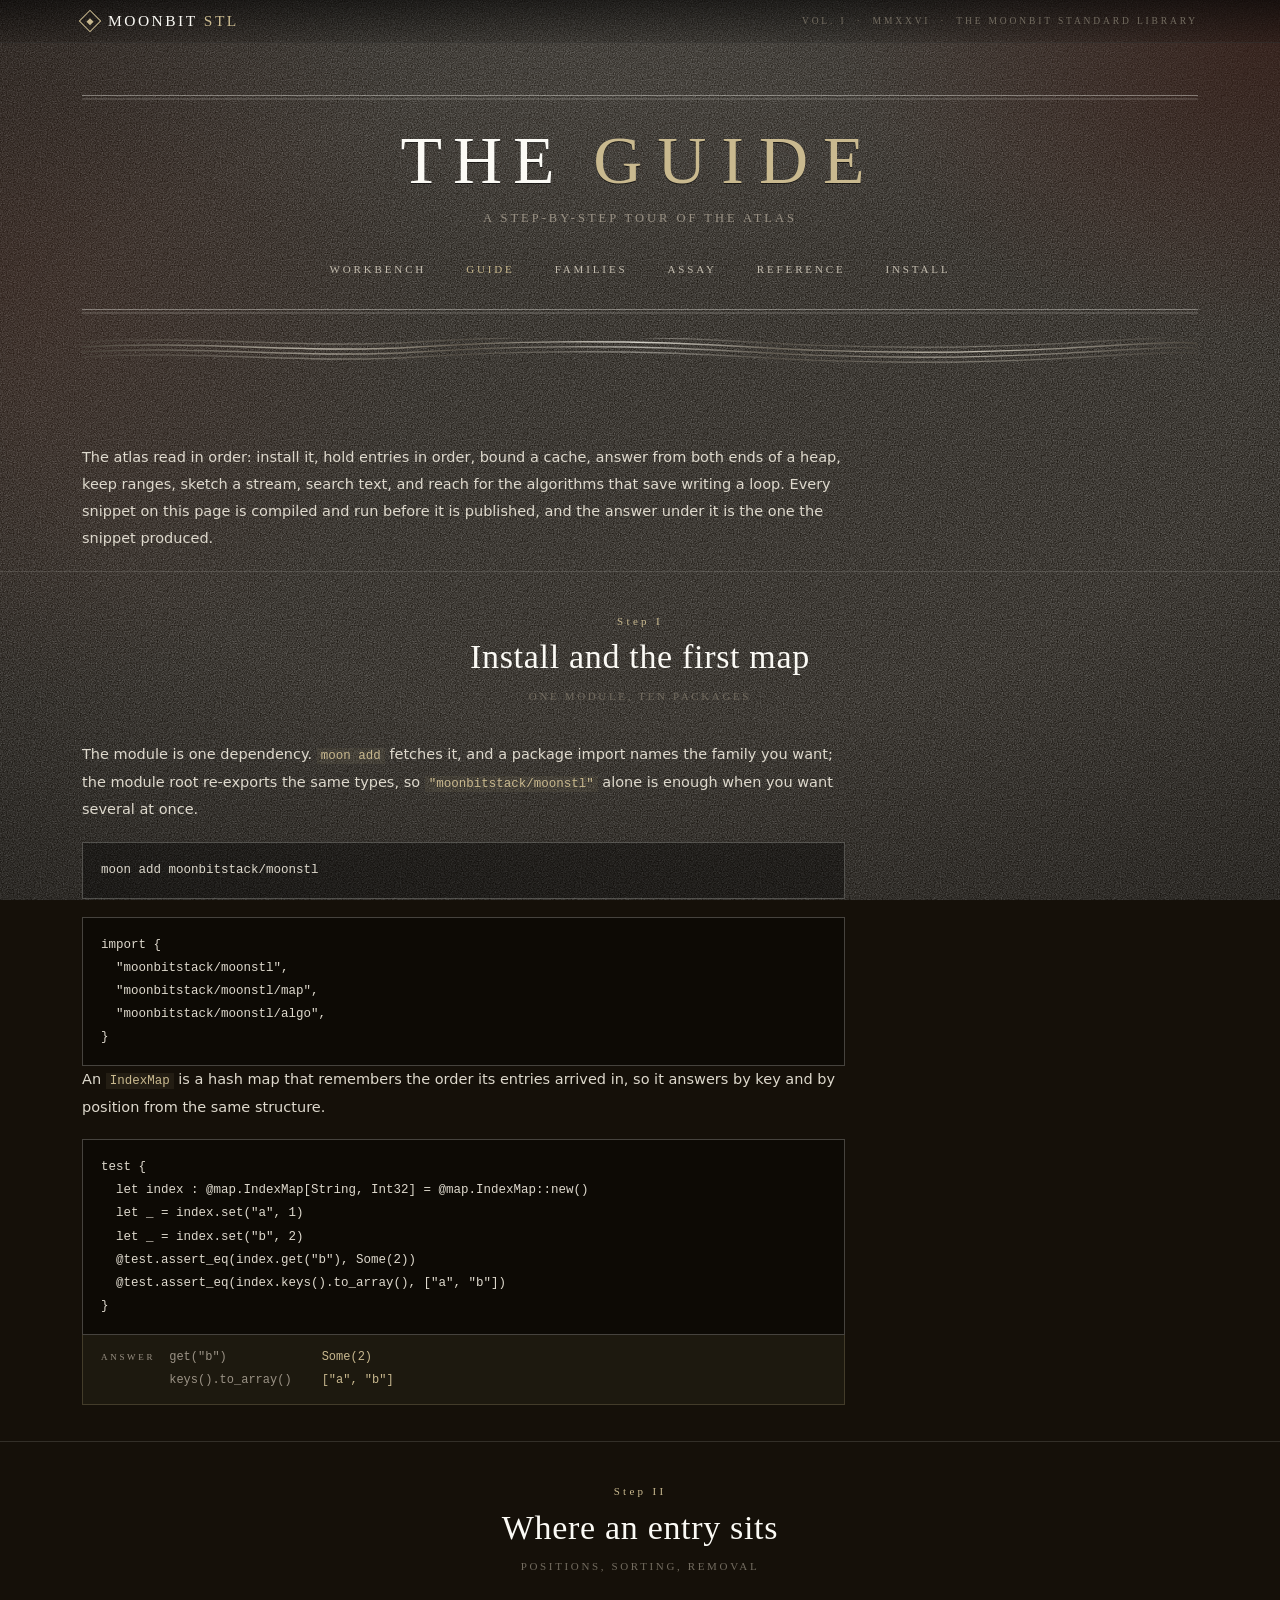
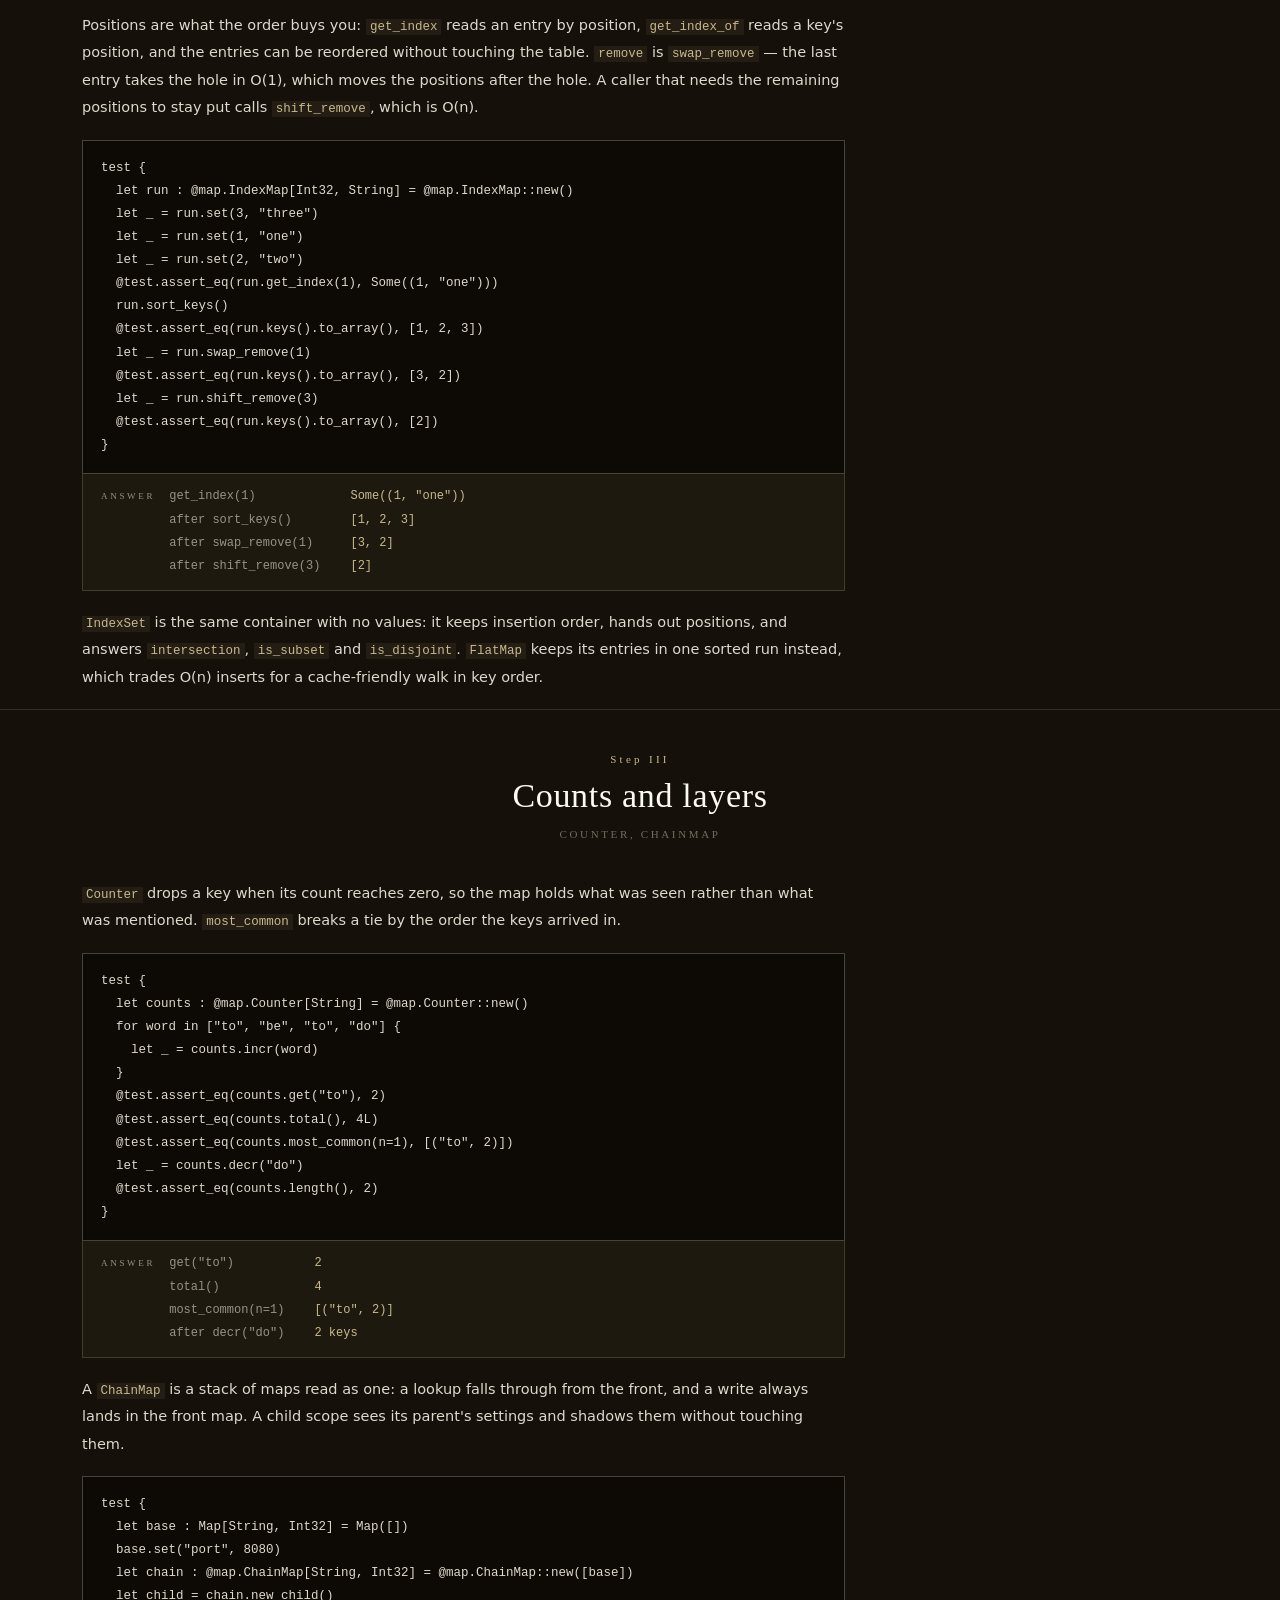
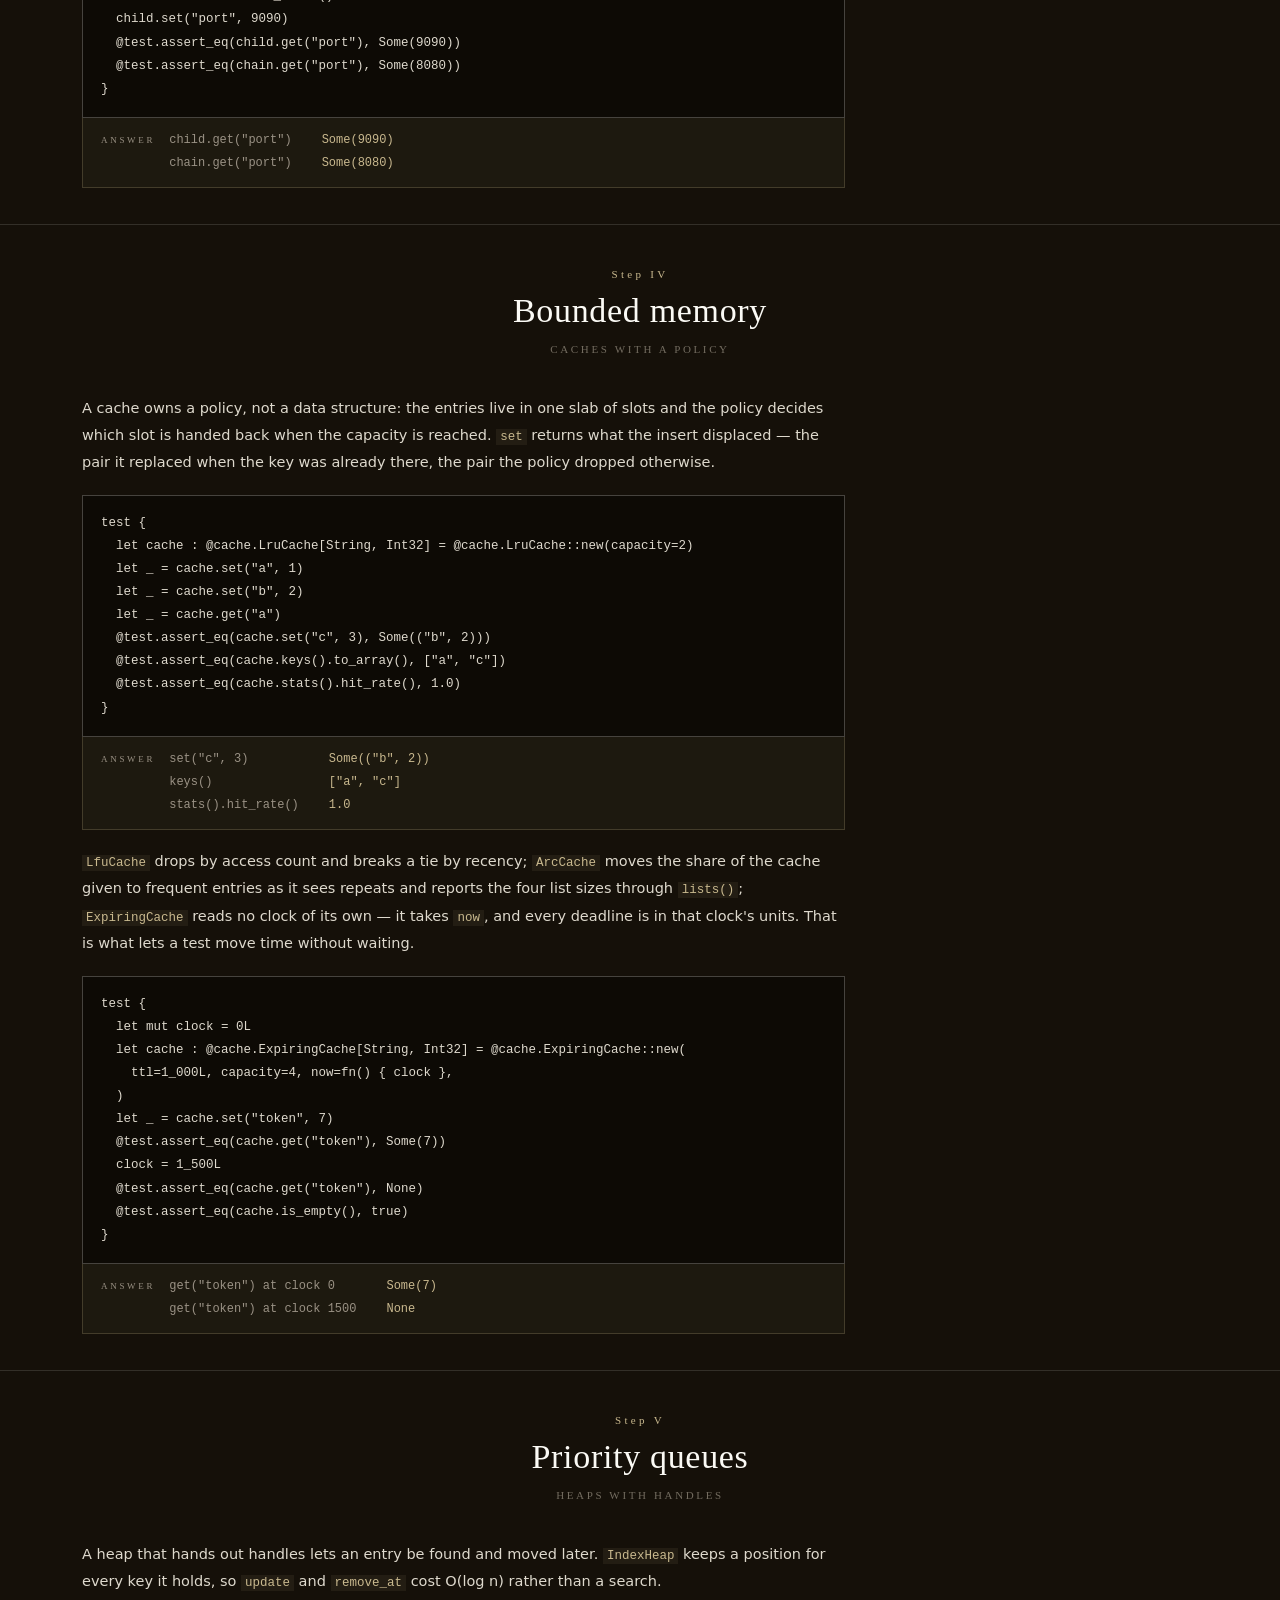
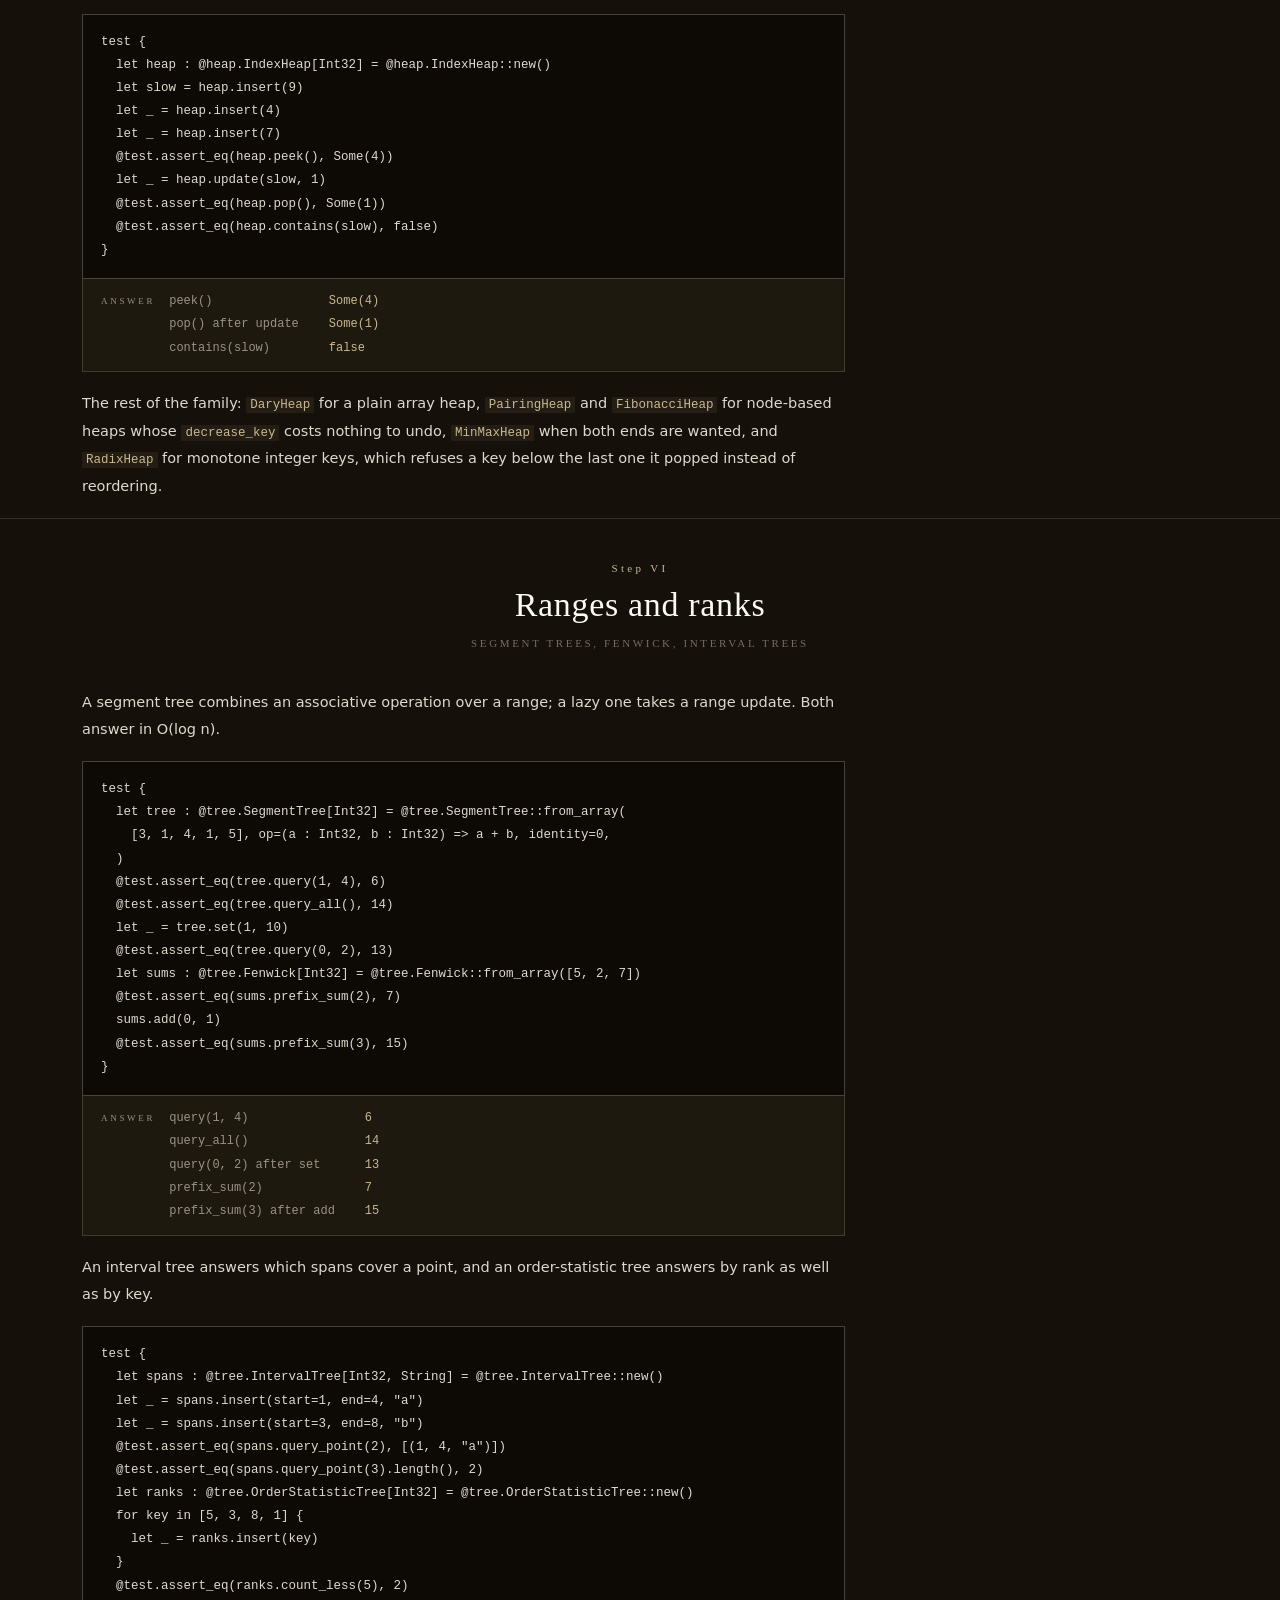
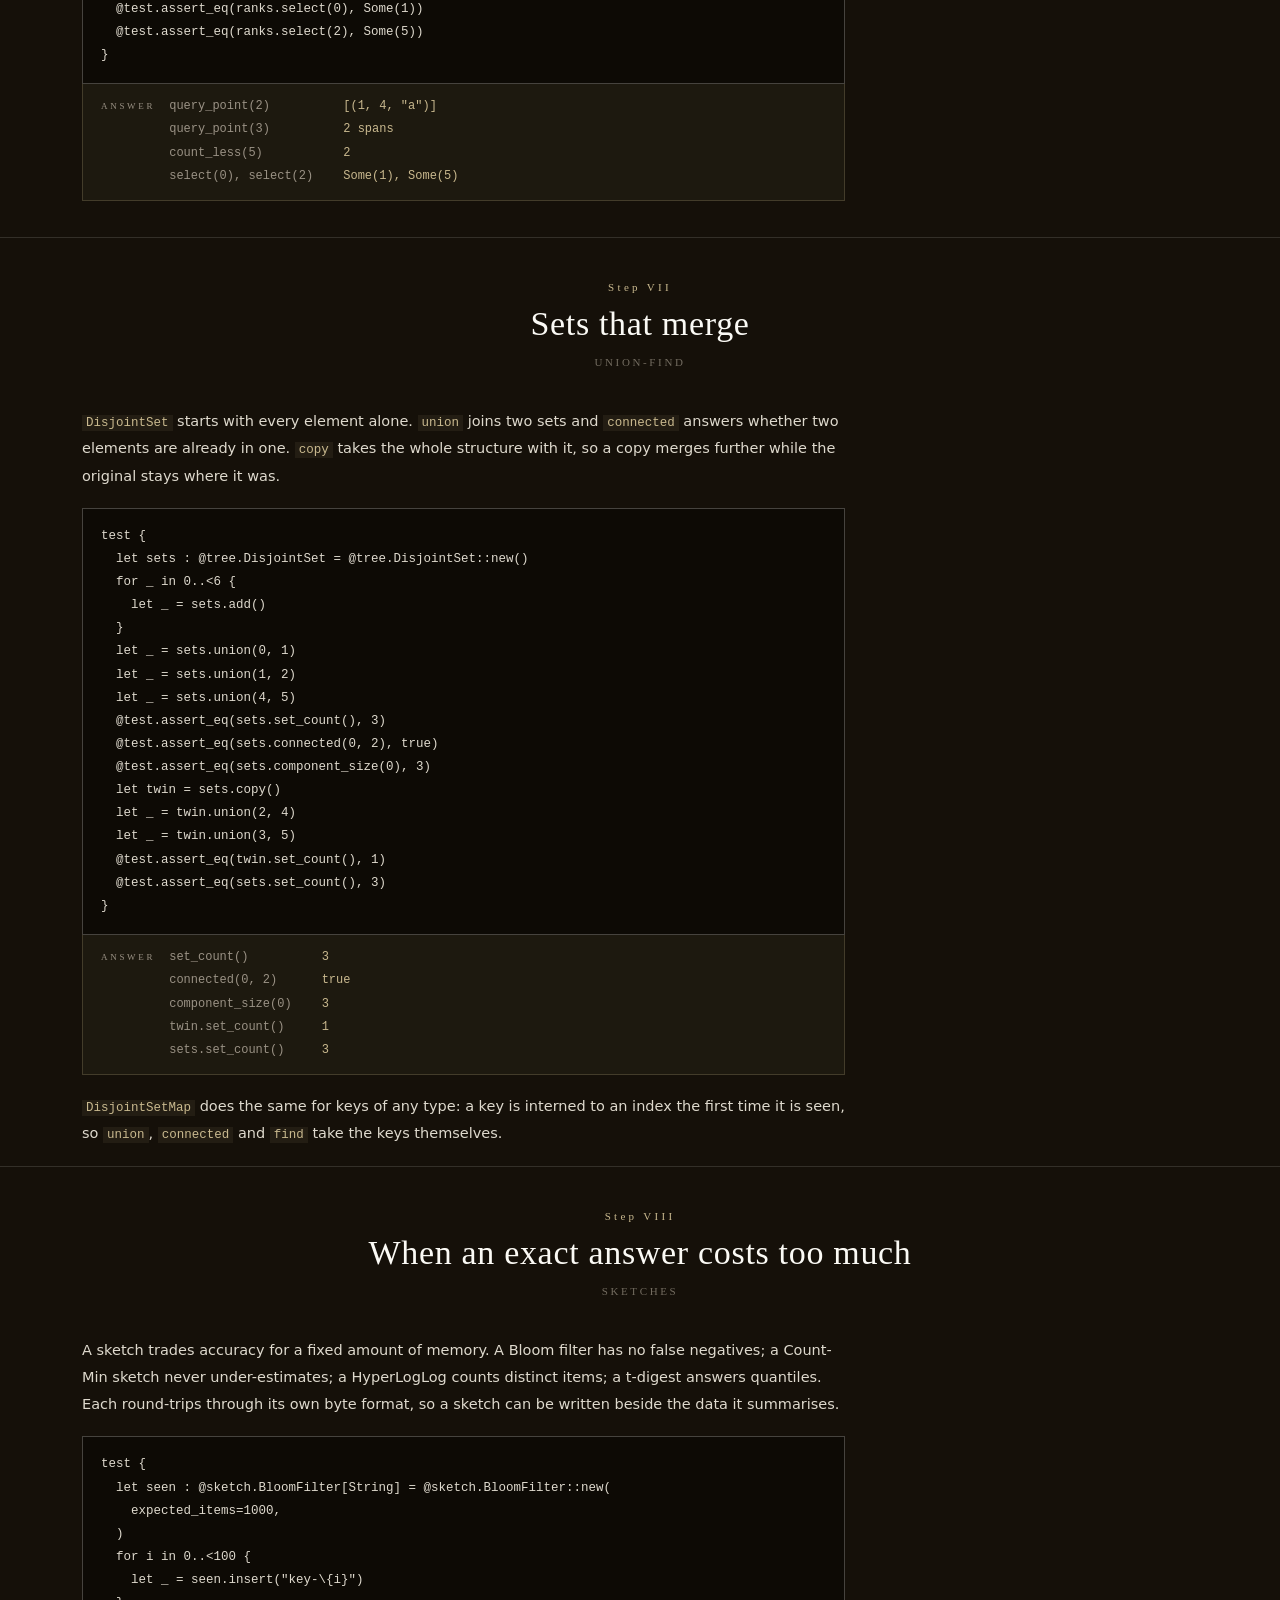
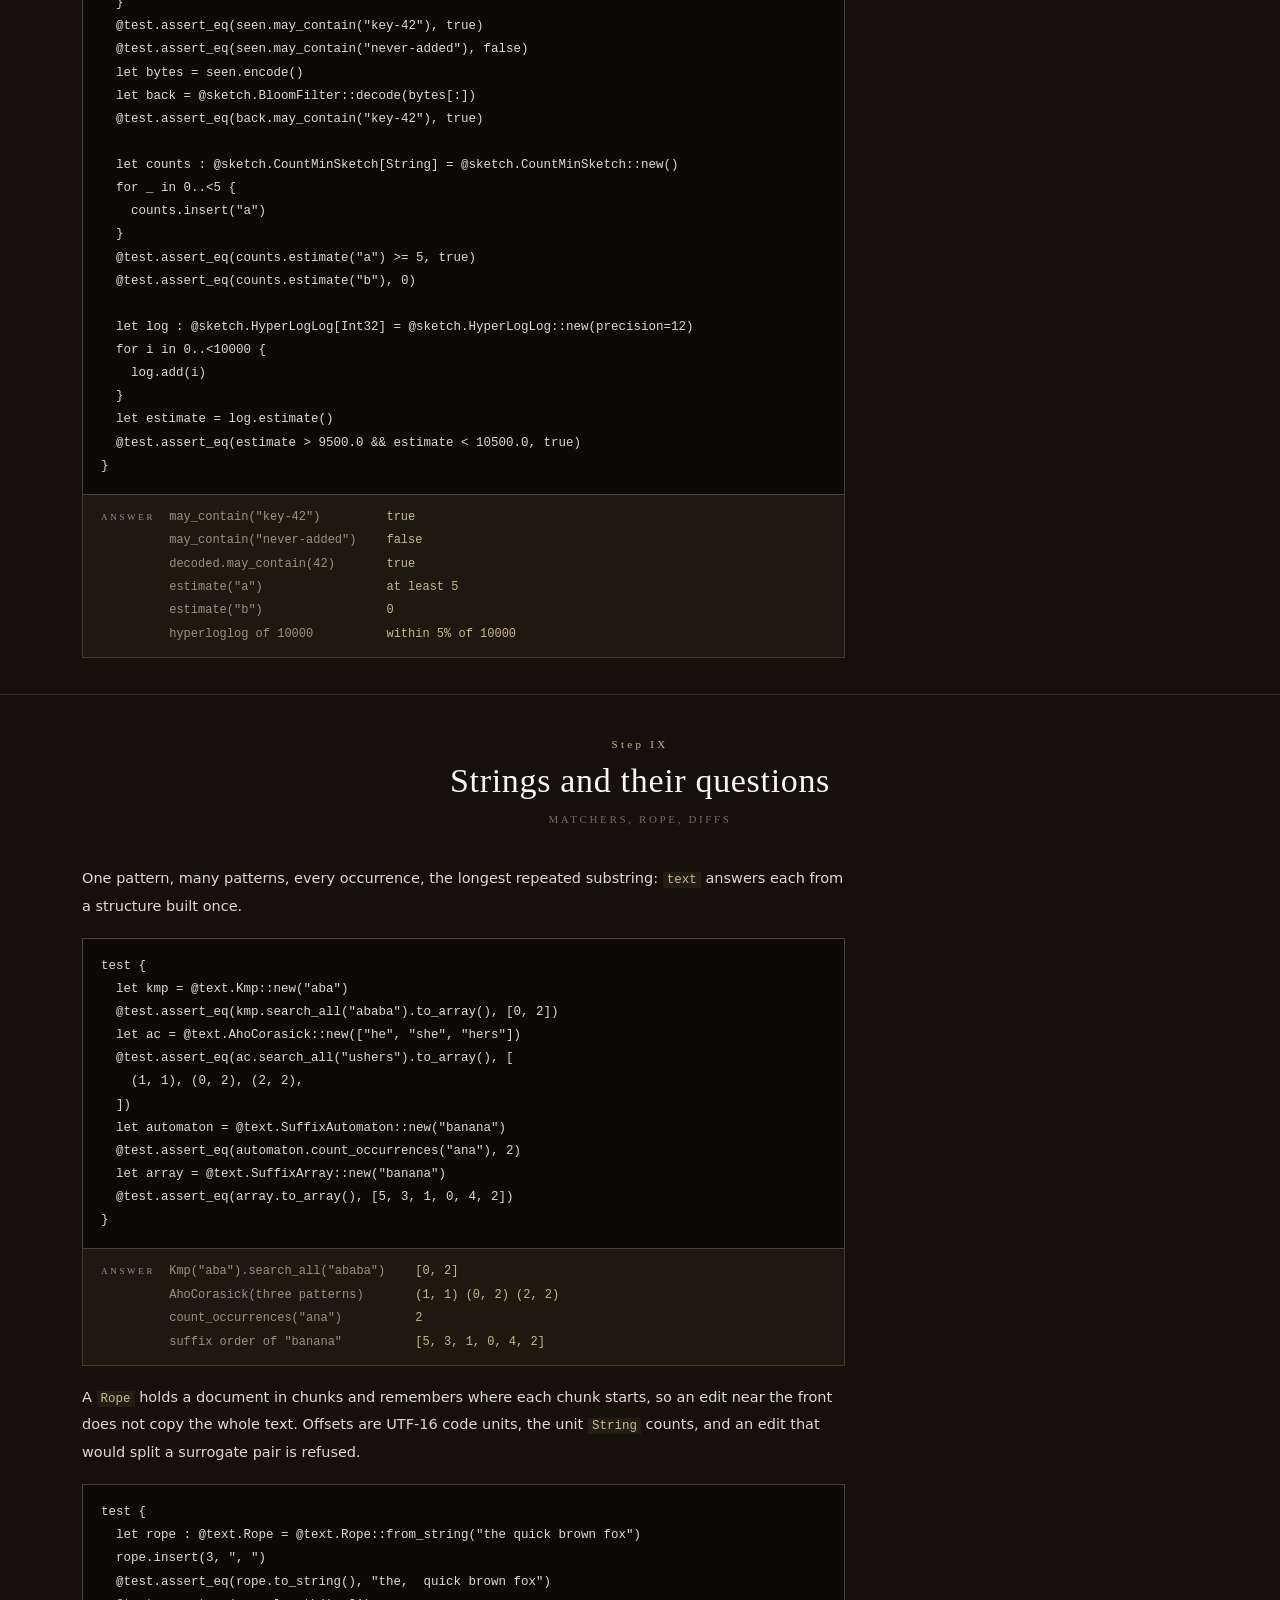
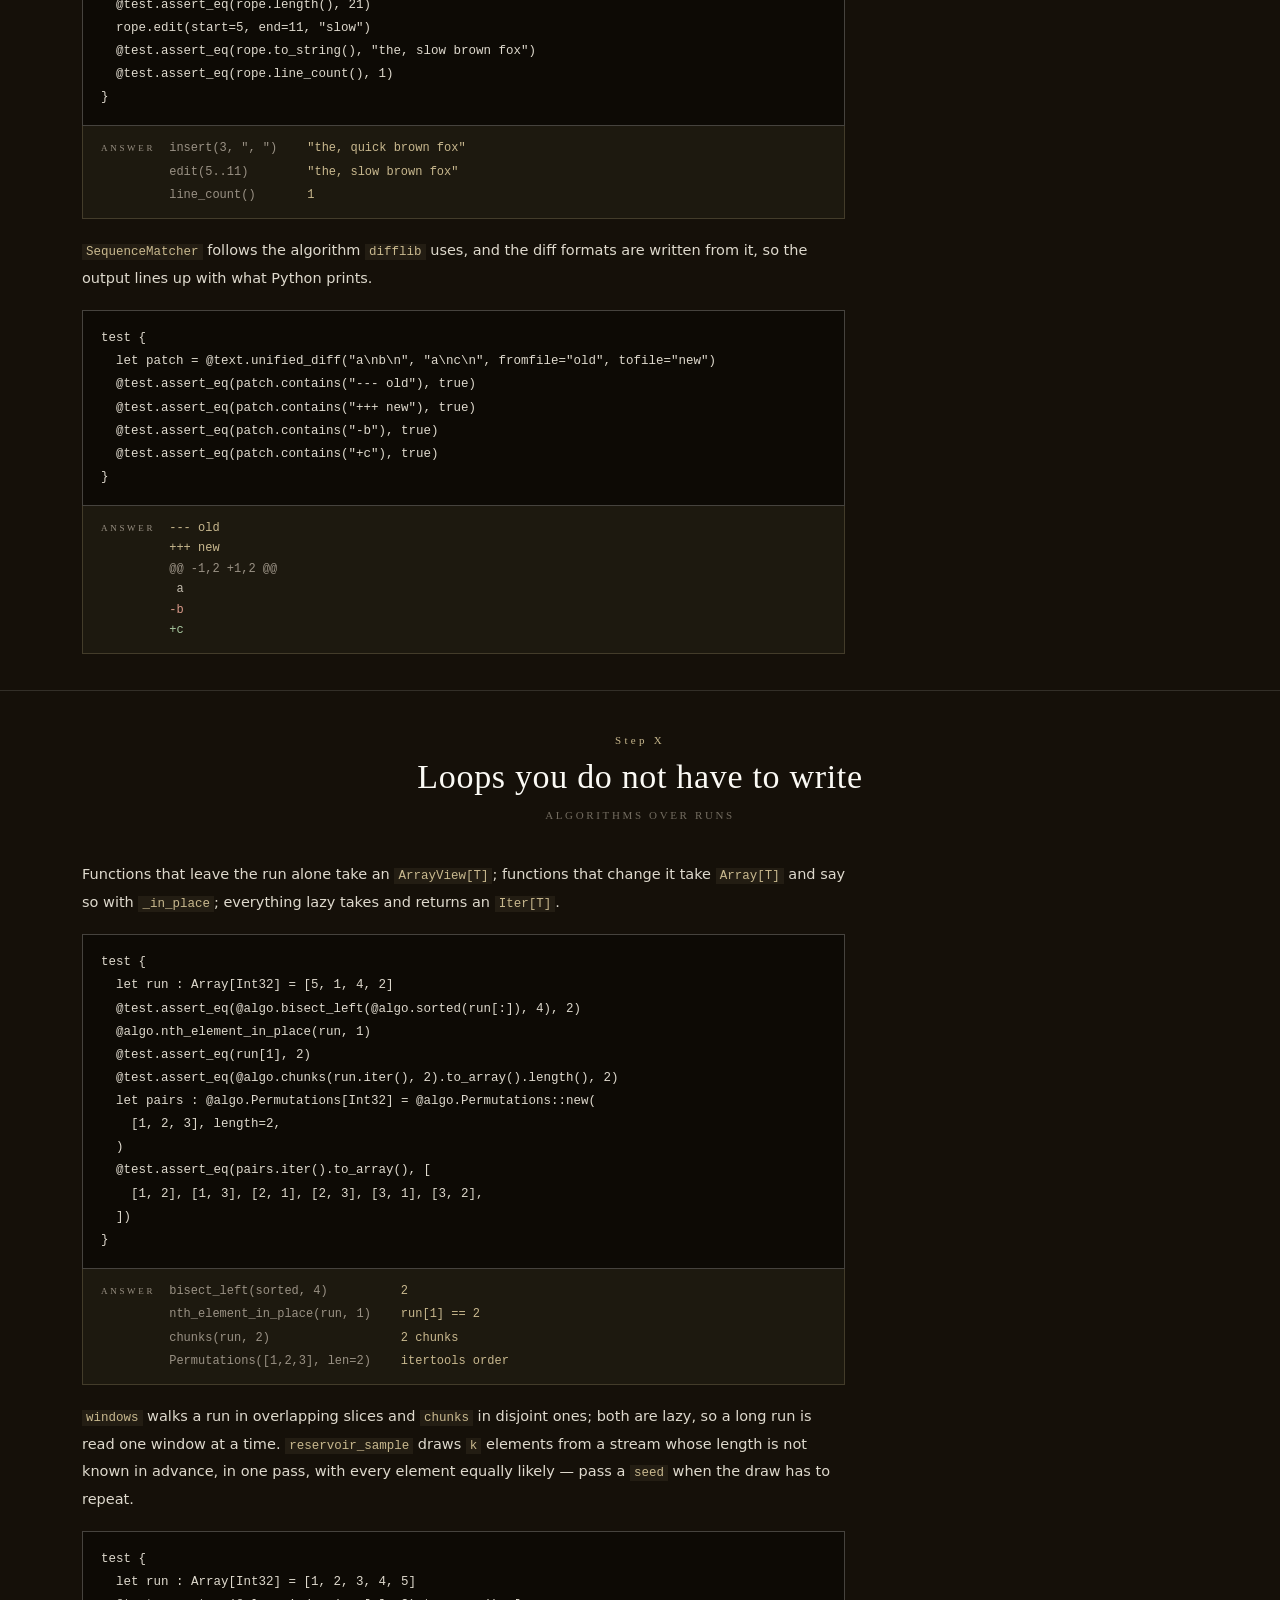
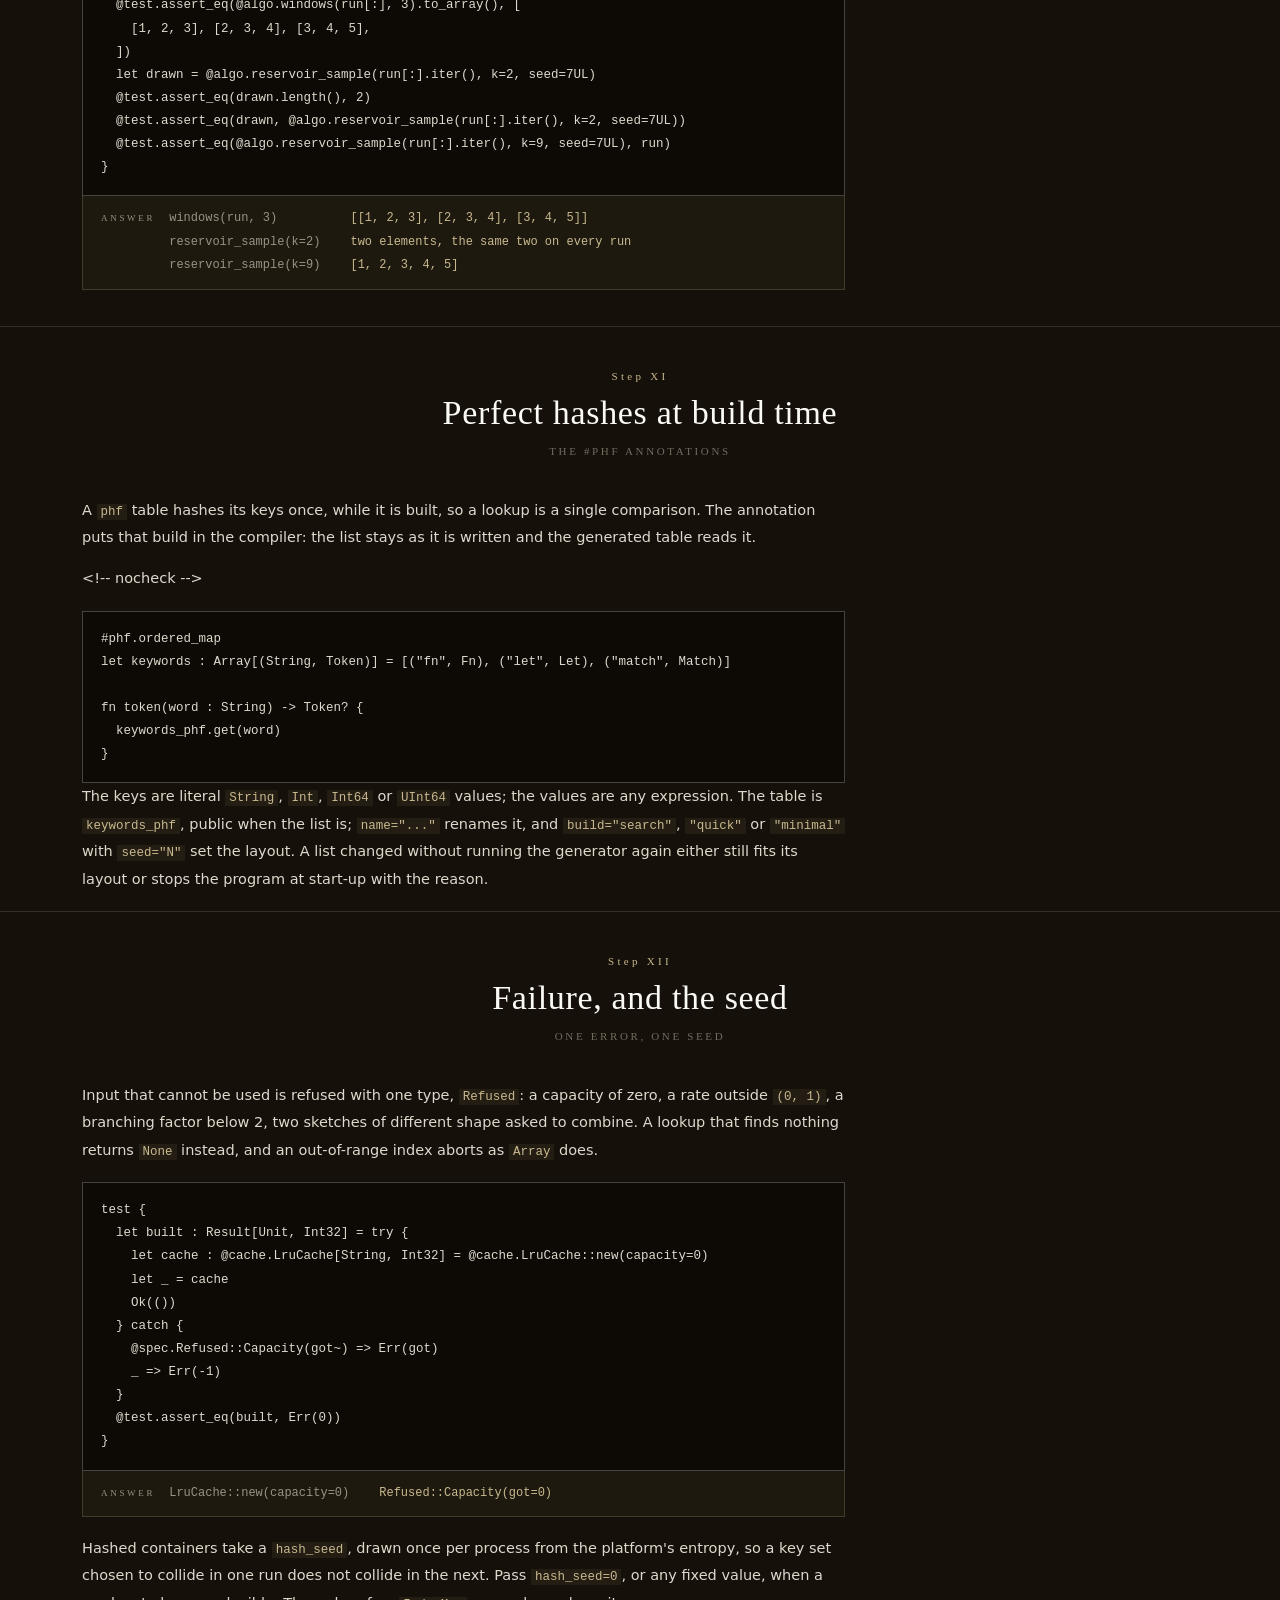
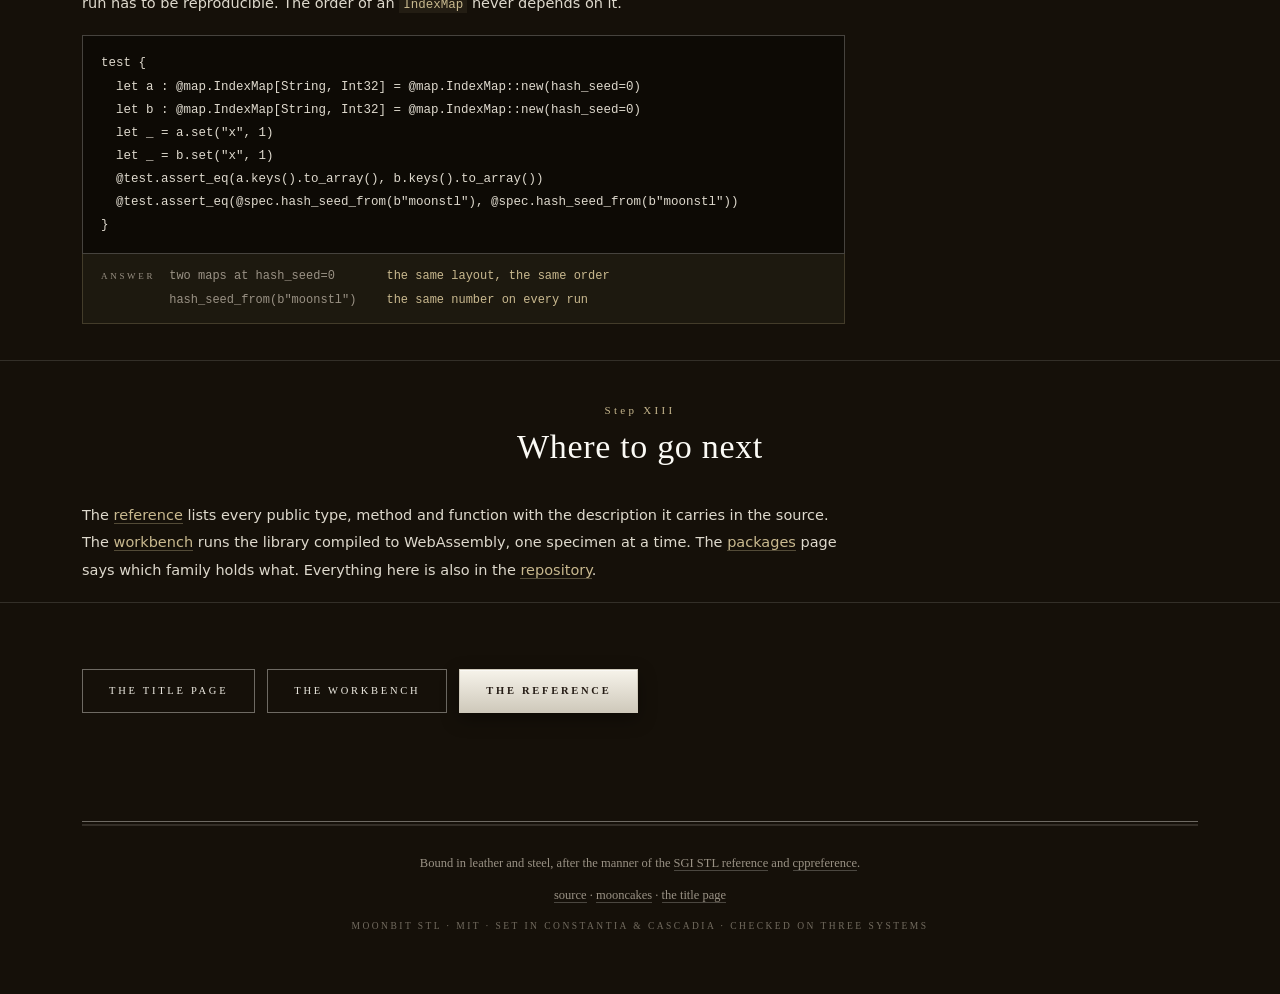
<file: guide.html>
<!doctype html>
<html lang="en">
<head>
<meta charset="utf-8">
<meta name="viewport" content="width=device-width, initial-scale=1">
<link rel="icon" href="data:image/svg+xml,%3Csvg xmlns='http://www.w3.org/2000/svg' viewBox='0 0 32 32'%3E%3Crect width='32' height='32' fill='%23151009'/%3E%3Crect x='8' y='8' width='16' height='16' fill='none' stroke='%23e9e6df' stroke-width='1'/%3E%3Cpath d='M16 10l4 6-4 6-4-6z' fill='%23c9b98f'/%3E%3C/svg%3E">
<title>The Guide — MoonBit STL</title>
<meta name="description" content="A step-by-step tour of the moonstl containers, caches, sketches, text structures and algorithms, with the answer each snippet produces.">
<link rel="stylesheet" href="style.css">
</head>
<body>

<div class="strip">
  <div class="wrap strip-in">
    <a class="brand" href="index.html" aria-label="MoonBit STL">
      <span class="mark"><i></i></span><b>MoonBit <em>STL</em></b>
    </a>
    <div class="strip-right">
      <span class="edition">Vol. I &nbsp;·&nbsp; MMXXVI &nbsp;·&nbsp; The MoonBit Standard Library</span>
    </div>
  </div>
</div>

<header class="masthead" id="top">
  <div class="wrap">
    <div class="rule2"></div>
    <h1 class="wordmark">The&nbsp;<span>Guide</span></h1>
    <p class="subtitle">A Step-by-Step Tour of the Atlas</p>
    <nav>
      <a href="index.html#workbench">Workbench</a>
      <a href="guide.html" aria-current="page">Guide</a>
      <a href="index.html#families">Families</a>
      <a href="index.html#conformance">Assay</a>
      <a href="index.html#reference">Reference</a>
      <a href="index.html#install">Install</a>
    </nav>
    <div class="rule2" style="margin-top:22px"></div>
    <div class="damask" aria-hidden="true">
      <svg viewBox="0 0 1200 26" preserveAspectRatio="none">
        <defs>
          <linearGradient id="steel" x1="0" y1="0" x2="1" y2="0">
            <stop offset="0" stop-color="#4d473e"/><stop offset=".22" stop-color="#cfc9bb"/>
            <stop offset=".34" stop-color="#6d6558"/><stop offset=".5" stop-color="#efece3"/>
            <stop offset=".62" stop-color="#736c60"/><stop offset=".8" stop-color="#d8d2c4"/>
            <stop offset="1" stop-color="#4d473e"/>
          </linearGradient>
        </defs>
        <g fill="none" stroke="url(#steel)" stroke-width="1.4">
          <path d="M0 9 C 120 2, 240 16, 360 9 S 600 2, 720 9 S 960 16, 1080 9 S 1200 4, 1200 9"/>
          <path d="M0 14 C 120 7, 240 21, 360 14 S 600 7, 720 14 S 960 21, 1080 14 S 1200 9, 1200 14" opacity=".75"/>
          <path d="M0 19 C 120 12, 240 26, 360 19 S 600 12, 720 19 S 960 26, 1080 19 S 1200 14, 1200 19" opacity=".5"/>
          <path d="M0 4 C 120 -3, 240 11, 360 4 S 600 -3, 720 4 S 960 11, 1080 4 S 1200 -1, 1200 4" opacity=".45"/>
        </g>
      </svg>
    </div>
  </div>
</header>

<main class="guide">
    <section class="gsec gintro">
      <div class="wrap">
        <div class="gbody">
        <p>The atlas read in order: install it, hold entries in order, bound a cache, answer from both ends of a heap, keep ranges, sketch a stream, search text, and reach for the algorithms that save writing a loop. Every snippet on this page is compiled and run before it is published, and the answer under it is the one the snippet produced.</p>
        </div>
      </div>
    </section>
    <section class="gsec" id="step-1">
      <div class="wrap">
        <div class="shead">
          <div class="num">Step I</div>
          <h3>Install and the first map</h3>
          <div class="sub">one module, ten packages</div>
        </div>
        <div class="gbody">
        <p>The module is one dependency. <code>moon add</code> fetches it, and a package import names the family you want; the module root re-exports the same types, so <code>"moonbitstack/moonstl"</code> alone is enough when you want several at once.</p>
        <pre class="gcode">moon add moonbitstack/moonstl</pre>
        <pre class="gcode">import {
  "moonbitstack/moonstl",
  "moonbitstack/moonstl/map",
  "moonbitstack/moonstl/algo",
}</pre>
        <p>An <code>IndexMap</code> is a hash map that remembers the order its entries arrived in, so it answers by key and by position from the same structure.</p>
        <pre class="gcode">test {
  let index : @map.IndexMap[String, Int32] = @map.IndexMap::new()
  let _ = index.set("a", 1)
  let _ = index.set("b", 2)
  @test.assert_eq(index.get("b"), Some(2))
  @test.assert_eq(index.keys().to_array(), ["a", "b"])
}</pre>
        <div class="gout"><span class="lbl">answer</span><dl><dt>get("b")</dt><dd>Some(2)</dd><dt>keys().to_array()</dt><dd>["a", "b"]</dd></dl></div>
        </div>
      </div>
    </section>

    <section class="gsec" id="step-2">
      <div class="wrap">
        <div class="shead">
          <div class="num">Step II</div>
          <h3>Where an entry sits</h3>
          <div class="sub">positions, sorting, removal</div>
        </div>
        <div class="gbody">
        <p>Positions are what the order buys you: <code>get_index</code> reads an entry by position, <code>get_index_of</code> reads a key's position, and the entries can be reordered without touching the table. <code>remove</code> is <code>swap_remove</code> — the last entry takes the hole in O(1), which moves the positions after the hole. A caller that needs the remaining positions to stay put calls <code>shift_remove</code>, which is O(n).</p>
        <pre class="gcode">test {
  let run : @map.IndexMap[Int32, String] = @map.IndexMap::new()
  let _ = run.set(3, "three")
  let _ = run.set(1, "one")
  let _ = run.set(2, "two")
  @test.assert_eq(run.get_index(1), Some((1, "one")))
  run.sort_keys()
  @test.assert_eq(run.keys().to_array(), [1, 2, 3])
  let _ = run.swap_remove(1)
  @test.assert_eq(run.keys().to_array(), [3, 2])
  let _ = run.shift_remove(3)
  @test.assert_eq(run.keys().to_array(), [2])
}</pre>
        <div class="gout"><span class="lbl">answer</span><dl><dt>get_index(1)</dt><dd>Some((1, "one"))</dd><dt>after sort_keys()</dt><dd>[1, 2, 3]</dd><dt>after swap_remove(1)</dt><dd>[3, 2]</dd><dt>after shift_remove(3)</dt><dd>[2]</dd></dl></div>
        <p><code>IndexSet</code> is the same container with no values: it keeps insertion order, hands out positions, and answers <code>intersection</code>, <code>is_subset</code> and <code>is_disjoint</code>. <code>FlatMap</code> keeps its entries in one sorted run instead, which trades O(n) inserts for a cache-friendly walk in key order.</p>
        </div>
      </div>
    </section>

    <section class="gsec" id="step-3">
      <div class="wrap">
        <div class="shead">
          <div class="num">Step III</div>
          <h3>Counts and layers</h3>
          <div class="sub">Counter, ChainMap</div>
        </div>
        <div class="gbody">
        <p><code>Counter</code> drops a key when its count reaches zero, so the map holds what was seen rather than what was mentioned. <code>most_common</code> breaks a tie by the order the keys arrived in.</p>
        <pre class="gcode">test {
  let counts : @map.Counter[String] = @map.Counter::new()
  for word in ["to", "be", "to", "do"] {
    let _ = counts.incr(word)
  }
  @test.assert_eq(counts.get("to"), 2)
  @test.assert_eq(counts.total(), 4L)
  @test.assert_eq(counts.most_common(n=1), [("to", 2)])
  let _ = counts.decr("do")
  @test.assert_eq(counts.length(), 2)
}</pre>
        <div class="gout"><span class="lbl">answer</span><dl><dt>get("to")</dt><dd>2</dd><dt>total()</dt><dd>4</dd><dt>most_common(n=1)</dt><dd>[("to", 2)]</dd><dt>after decr("do")</dt><dd>2 keys</dd></dl></div>
        <p>A <code>ChainMap</code> is a stack of maps read as one: a lookup falls through from the front, and a write always lands in the front map. A child scope sees its parent's settings and shadows them without touching them.</p>
        <pre class="gcode">test {
  let base : Map[String, Int32] = Map([])
  base.set("port", 8080)
  let chain : @map.ChainMap[String, Int32] = @map.ChainMap::new([base])
  let child = chain.new_child()
  child.set("port", 9090)
  @test.assert_eq(child.get("port"), Some(9090))
  @test.assert_eq(chain.get("port"), Some(8080))
}</pre>
        <div class="gout"><span class="lbl">answer</span><dl><dt>child.get("port")</dt><dd>Some(9090)</dd><dt>chain.get("port")</dt><dd>Some(8080)</dd></dl></div>
        </div>
      </div>
    </section>

    <section class="gsec" id="step-4">
      <div class="wrap">
        <div class="shead">
          <div class="num">Step IV</div>
          <h3>Bounded memory</h3>
          <div class="sub">caches with a policy</div>
        </div>
        <div class="gbody">
        <p>A cache owns a policy, not a data structure: the entries live in one slab of slots and the policy decides which slot is handed back when the capacity is reached. <code>set</code> returns what the insert displaced — the pair it replaced when the key was already there, the pair the policy dropped otherwise.</p>
        <pre class="gcode">test {
  let cache : @cache.LruCache[String, Int32] = @cache.LruCache::new(capacity=2)
  let _ = cache.set("a", 1)
  let _ = cache.set("b", 2)
  let _ = cache.get("a")
  @test.assert_eq(cache.set("c", 3), Some(("b", 2)))
  @test.assert_eq(cache.keys().to_array(), ["a", "c"])
  @test.assert_eq(cache.stats().hit_rate(), 1.0)
}</pre>
        <div class="gout"><span class="lbl">answer</span><dl><dt>set("c", 3)</dt><dd>Some(("b", 2))</dd><dt>keys()</dt><dd>["a", "c"]</dd><dt>stats().hit_rate()</dt><dd>1.0</dd></dl></div>
        <p><code>LfuCache</code> drops by access count and breaks a tie by recency; <code>ArcCache</code> moves the share of the cache given to frequent entries as it sees repeats and reports the four list sizes through <code>lists()</code>; <code>ExpiringCache</code> reads no clock of its own — it takes <code>now</code>, and every deadline is in that clock's units. That is what lets a test move time without waiting.</p>
        <pre class="gcode">test {
  let mut clock = 0L
  let cache : @cache.ExpiringCache[String, Int32] = @cache.ExpiringCache::new(
    ttl=1_000L, capacity=4, now=fn() { clock },
  )
  let _ = cache.set("token", 7)
  @test.assert_eq(cache.get("token"), Some(7))
  clock = 1_500L
  @test.assert_eq(cache.get("token"), None)
  @test.assert_eq(cache.is_empty(), true)
}</pre>
        <div class="gout"><span class="lbl">answer</span><dl><dt>get("token") at clock 0</dt><dd>Some(7)</dd><dt>get("token") at clock 1500</dt><dd>None</dd></dl></div>
        </div>
      </div>
    </section>

    <section class="gsec" id="step-5">
      <div class="wrap">
        <div class="shead">
          <div class="num">Step V</div>
          <h3>Priority queues</h3>
          <div class="sub">heaps with handles</div>
        </div>
        <div class="gbody">
        <p>A heap that hands out handles lets an entry be found and moved later. <code>IndexHeap</code> keeps a position for every key it holds, so <code>update</code> and <code>remove_at</code> cost O(log n) rather than a search.</p>
        <pre class="gcode">test {
  let heap : @heap.IndexHeap[Int32] = @heap.IndexHeap::new()
  let slow = heap.insert(9)
  let _ = heap.insert(4)
  let _ = heap.insert(7)
  @test.assert_eq(heap.peek(), Some(4))
  let _ = heap.update(slow, 1)
  @test.assert_eq(heap.pop(), Some(1))
  @test.assert_eq(heap.contains(slow), false)
}</pre>
        <div class="gout"><span class="lbl">answer</span><dl><dt>peek()</dt><dd>Some(4)</dd><dt>pop() after update</dt><dd>Some(1)</dd><dt>contains(slow)</dt><dd>false</dd></dl></div>
        <p>The rest of the family: <code>DaryHeap</code> for a plain array heap, <code>PairingHeap</code> and <code>FibonacciHeap</code> for node-based heaps whose <code>decrease_key</code> costs nothing to undo, <code>MinMaxHeap</code> when both ends are wanted, and <code>RadixHeap</code> for monotone integer keys, which refuses a key below the last one it popped instead of reordering.</p>
        </div>
      </div>
    </section>

    <section class="gsec" id="step-6">
      <div class="wrap">
        <div class="shead">
          <div class="num">Step VI</div>
          <h3>Ranges and ranks</h3>
          <div class="sub">segment trees, Fenwick, interval trees</div>
        </div>
        <div class="gbody">
        <p>A segment tree combines an associative operation over a range; a lazy one takes a range update. Both answer in O(log n).</p>
        <pre class="gcode">test {
  let tree : @tree.SegmentTree[Int32] = @tree.SegmentTree::from_array(
    [3, 1, 4, 1, 5], op=(a : Int32, b : Int32) =&gt; a + b, identity=0,
  )
  @test.assert_eq(tree.query(1, 4), 6)
  @test.assert_eq(tree.query_all(), 14)
  let _ = tree.set(1, 10)
  @test.assert_eq(tree.query(0, 2), 13)
  let sums : @tree.Fenwick[Int32] = @tree.Fenwick::from_array([5, 2, 7])
  @test.assert_eq(sums.prefix_sum(2), 7)
  sums.add(0, 1)
  @test.assert_eq(sums.prefix_sum(3), 15)
}</pre>
        <div class="gout"><span class="lbl">answer</span><dl><dt>query(1, 4)</dt><dd>6</dd><dt>query_all()</dt><dd>14</dd><dt>query(0, 2) after set</dt><dd>13</dd><dt>prefix_sum(2)</dt><dd>7</dd><dt>prefix_sum(3) after add</dt><dd>15</dd></dl></div>
        <p>An interval tree answers which spans cover a point, and an order-statistic tree answers by rank as well as by key.</p>
        <pre class="gcode">test {
  let spans : @tree.IntervalTree[Int32, String] = @tree.IntervalTree::new()
  let _ = spans.insert(start=1, end=4, "a")
  let _ = spans.insert(start=3, end=8, "b")
  @test.assert_eq(spans.query_point(2), [(1, 4, "a")])
  @test.assert_eq(spans.query_point(3).length(), 2)
  let ranks : @tree.OrderStatisticTree[Int32] = @tree.OrderStatisticTree::new()
  for key in [5, 3, 8, 1] {
    let _ = ranks.insert(key)
  }
  @test.assert_eq(ranks.count_less(5), 2)
  @test.assert_eq(ranks.select(0), Some(1))
  @test.assert_eq(ranks.select(2), Some(5))
}</pre>
        <div class="gout"><span class="lbl">answer</span><dl><dt>query_point(2)</dt><dd>[(1, 4, "a")]</dd><dt>query_point(3)</dt><dd>2 spans</dd><dt>count_less(5)</dt><dd>2</dd><dt>select(0), select(2)</dt><dd>Some(1), Some(5)</dd></dl></div>
        </div>
      </div>
    </section>

    <section class="gsec" id="step-7">
      <div class="wrap">
        <div class="shead">
          <div class="num">Step VII</div>
          <h3>Sets that merge</h3>
          <div class="sub">union-find</div>
        </div>
        <div class="gbody">
        <p><code>DisjointSet</code> starts with every element alone. <code>union</code> joins two sets and <code>connected</code> answers whether two elements are already in one. <code>copy</code> takes the whole structure with it, so a copy merges further while the original stays where it was.</p>
        <pre class="gcode">test {
  let sets : @tree.DisjointSet = @tree.DisjointSet::new()
  for _ in 0..&lt;6 {
    let _ = sets.add()
  }
  let _ = sets.union(0, 1)
  let _ = sets.union(1, 2)
  let _ = sets.union(4, 5)
  @test.assert_eq(sets.set_count(), 3)
  @test.assert_eq(sets.connected(0, 2), true)
  @test.assert_eq(sets.component_size(0), 3)
  let twin = sets.copy()
  let _ = twin.union(2, 4)
  let _ = twin.union(3, 5)
  @test.assert_eq(twin.set_count(), 1)
  @test.assert_eq(sets.set_count(), 3)
}</pre>
        <div class="gout"><span class="lbl">answer</span><dl><dt>set_count()</dt><dd>3</dd><dt>connected(0, 2)</dt><dd>true</dd><dt>component_size(0)</dt><dd>3</dd><dt>twin.set_count()</dt><dd>1</dd><dt>sets.set_count()</dt><dd>3</dd></dl></div>
        <p><code>DisjointSetMap</code> does the same for keys of any type: a key is interned to an index the first time it is seen, so <code>union</code>, <code>connected</code> and <code>find</code> take the keys themselves.</p>
        </div>
      </div>
    </section>

    <section class="gsec" id="step-8">
      <div class="wrap">
        <div class="shead">
          <div class="num">Step VIII</div>
          <h3>When an exact answer costs too much</h3>
          <div class="sub">sketches</div>
        </div>
        <div class="gbody">
        <p>A sketch trades accuracy for a fixed amount of memory. A Bloom filter has no false negatives; a Count-Min sketch never under-estimates; a HyperLogLog counts distinct items; a t-digest answers quantiles. Each round-trips through its own byte format, so a sketch can be written beside the data it summarises.</p>
        <pre class="gcode">test {
  let seen : @sketch.BloomFilter[String] = @sketch.BloomFilter::new(
    expected_items=1000,
  )
  for i in 0..&lt;100 {
    let _ = seen.insert("key-\{i}")
  }
  @test.assert_eq(seen.may_contain("key-42"), true)
  @test.assert_eq(seen.may_contain("never-added"), false)
  let bytes = seen.encode()
  let back = @sketch.BloomFilter::decode(bytes[:])
  @test.assert_eq(back.may_contain("key-42"), true)

  let counts : @sketch.CountMinSketch[String] = @sketch.CountMinSketch::new()
  for _ in 0..&lt;5 {
    counts.insert("a")
  }
  @test.assert_eq(counts.estimate("a") &gt;= 5, true)
  @test.assert_eq(counts.estimate("b"), 0)

  let log : @sketch.HyperLogLog[Int32] = @sketch.HyperLogLog::new(precision=12)
  for i in 0..&lt;10000 {
    log.add(i)
  }
  let estimate = log.estimate()
  @test.assert_eq(estimate &gt; 9500.0 &amp;&amp; estimate &lt; 10500.0, true)
}</pre>
        <div class="gout"><span class="lbl">answer</span><dl><dt>may_contain("key-42")</dt><dd>true</dd><dt>may_contain("never-added")</dt><dd>false</dd><dt>decoded.may_contain(42)</dt><dd>true</dd><dt>estimate("a")</dt><dd>at least 5</dd><dt>estimate("b")</dt><dd>0</dd><dt>hyperloglog of 10000</dt><dd>within 5% of 10000</dd></dl></div>
        </div>
      </div>
    </section>

    <section class="gsec" id="step-9">
      <div class="wrap">
        <div class="shead">
          <div class="num">Step IX</div>
          <h3>Strings and their questions</h3>
          <div class="sub">matchers, rope, diffs</div>
        </div>
        <div class="gbody">
        <p>One pattern, many patterns, every occurrence, the longest repeated substring: <code>text</code> answers each from a structure built once.</p>
        <pre class="gcode">test {
  let kmp = @text.Kmp::new("aba")
  @test.assert_eq(kmp.search_all("ababa").to_array(), [0, 2])
  let ac = @text.AhoCorasick::new(["he", "she", "hers"])
  @test.assert_eq(ac.search_all("ushers").to_array(), [
    (1, 1), (0, 2), (2, 2),
  ])
  let automaton = @text.SuffixAutomaton::new("banana")
  @test.assert_eq(automaton.count_occurrences("ana"), 2)
  let array = @text.SuffixArray::new("banana")
  @test.assert_eq(array.to_array(), [5, 3, 1, 0, 4, 2])
}</pre>
        <div class="gout"><span class="lbl">answer</span><dl><dt>Kmp("aba").search_all("ababa")</dt><dd>[0, 2]</dd><dt>AhoCorasick(three patterns)</dt><dd>(1, 1) (0, 2) (2, 2)</dd><dt>count_occurrences("ana")</dt><dd>2</dd><dt>suffix order of "banana"</dt><dd>[5, 3, 1, 0, 4, 2]</dd></dl></div>
        <p>A <code>Rope</code> holds a document in chunks and remembers where each chunk starts, so an edit near the front does not copy the whole text. Offsets are UTF-16 code units, the unit <code>String</code> counts, and an edit that would split a surrogate pair is refused.</p>
        <pre class="gcode">test {
  let rope : @text.Rope = @text.Rope::from_string("the quick brown fox")
  rope.insert(3, ", ")
  @test.assert_eq(rope.to_string(), "the,  quick brown fox")
  @test.assert_eq(rope.length(), 21)
  rope.edit(start=5, end=11, "slow")
  @test.assert_eq(rope.to_string(), "the, slow brown fox")
  @test.assert_eq(rope.line_count(), 1)
}</pre>
        <div class="gout"><span class="lbl">answer</span><dl><dt>insert(3, ", ")</dt><dd>"the, quick brown fox"</dd><dt>edit(5..11)</dt><dd>"the, slow brown fox"</dd><dt>line_count()</dt><dd>1</dd></dl></div>
        <p><code>SequenceMatcher</code> follows the algorithm <code>difflib</code> uses, and the diff formats are written from it, so the output lines up with what Python prints.</p>
        <pre class="gcode">test {
  let patch = @text.unified_diff("a\nb\n", "a\nc\n", fromfile="old", tofile="new")
  @test.assert_eq(patch.contains("--- old"), true)
  @test.assert_eq(patch.contains("+++ new"), true)
  @test.assert_eq(patch.contains("-b"), true)
  @test.assert_eq(patch.contains("+c"), true)
}</pre>
        <div class="gout"><span class="lbl">answer</span><pre class="gpatch"><span class="meta">--- old</span>
<span class="meta">+++ new</span>
<span class="hunk">@@ -1,2 +1,2 @@</span>
 a
<span class="del">-b</span>
<span class="add">+c</span></pre></div>
        </div>
      </div>
    </section>

    <section class="gsec" id="step-10">
      <div class="wrap">
        <div class="shead">
          <div class="num">Step X</div>
          <h3>Loops you do not have to write</h3>
          <div class="sub">algorithms over runs</div>
        </div>
        <div class="gbody">
        <p>Functions that leave the run alone take an <code>ArrayView[T]</code>; functions that change it take <code>Array[T]</code> and say so with <code>_in_place</code>; everything lazy takes and returns an <code>Iter[T]</code>.</p>
        <pre class="gcode">test {
  let run : Array[Int32] = [5, 1, 4, 2]
  @test.assert_eq(@algo.bisect_left(@algo.sorted(run[:]), 4), 2)
  @algo.nth_element_in_place(run, 1)
  @test.assert_eq(run[1], 2)
  @test.assert_eq(@algo.chunks(run.iter(), 2).to_array().length(), 2)
  let pairs : @algo.Permutations[Int32] = @algo.Permutations::new(
    [1, 2, 3], length=2,
  )
  @test.assert_eq(pairs.iter().to_array(), [
    [1, 2], [1, 3], [2, 1], [2, 3], [3, 1], [3, 2],
  ])
}</pre>
        <div class="gout"><span class="lbl">answer</span><dl><dt>bisect_left(sorted, 4)</dt><dd>2</dd><dt>nth_element_in_place(run, 1)</dt><dd>run[1] == 2</dd><dt>chunks(run, 2)</dt><dd>2 chunks</dd><dt>Permutations([1,2,3], len=2)</dt><dd>itertools order</dd></dl></div>
        <p><code>windows</code> walks a run in overlapping slices and <code>chunks</code> in disjoint ones; both are lazy, so a long run is read one window at a time. <code>reservoir_sample</code> draws <code>k</code> elements from a stream whose length is not known in advance, in one pass, with every element equally likely — pass a <code>seed</code> when the draw has to repeat.</p>
        <pre class="gcode">test {
  let run : Array[Int32] = [1, 2, 3, 4, 5]
  @test.assert_eq(@algo.windows(run[:], 3).to_array(), [
    [1, 2, 3], [2, 3, 4], [3, 4, 5],
  ])
  let drawn = @algo.reservoir_sample(run[:].iter(), k=2, seed=7UL)
  @test.assert_eq(drawn.length(), 2)
  @test.assert_eq(drawn, @algo.reservoir_sample(run[:].iter(), k=2, seed=7UL))
  @test.assert_eq(@algo.reservoir_sample(run[:].iter(), k=9, seed=7UL), run)
}</pre>
        <div class="gout"><span class="lbl">answer</span><dl><dt>windows(run, 3)</dt><dd>[[1, 2, 3], [2, 3, 4], [3, 4, 5]]</dd><dt>reservoir_sample(k=2)</dt><dd>two elements, the same two on every run</dd><dt>reservoir_sample(k=9)</dt><dd>[1, 2, 3, 4, 5]</dd></dl></div>
        </div>
      </div>
    </section>

    <section class="gsec" id="step-11">
      <div class="wrap">
        <div class="shead">
          <div class="num">Step XI</div>
          <h3>Perfect hashes at build time</h3>
          <div class="sub">the #phf annotations</div>
        </div>
        <div class="gbody">
        <p>A <code>phf</code> table hashes its keys once, while it is built, so a lookup is a single comparison. The annotation puts that build in the compiler: the list stays as it is written and the generated table reads it.</p>
        <p>&lt;!-- nocheck --&gt;</p>
        <pre class="gcode">#phf.ordered_map
let keywords : Array[(String, Token)] = [("fn", Fn), ("let", Let), ("match", Match)]

fn token(word : String) -&gt; Token? {
  keywords_phf.get(word)
}</pre>
        <p>The keys are literal <code>String</code>, <code>Int</code>, <code>Int64</code> or <code>UInt64</code> values; the values are any expression. The table is <code>keywords_phf</code>, public when the list is; <code>name="..."</code> renames it, and <code>build="search"</code>, <code>"quick"</code> or <code>"minimal"</code> with <code>seed="N"</code> set the layout. A list changed without running the generator again either still fits its layout or stops the program at start-up with the reason.</p>
        </div>
      </div>
    </section>

    <section class="gsec" id="step-12">
      <div class="wrap">
        <div class="shead">
          <div class="num">Step XII</div>
          <h3>Failure, and the seed</h3>
          <div class="sub">one error, one seed</div>
        </div>
        <div class="gbody">
        <p>Input that cannot be used is refused with one type, <code>Refused</code>: a capacity of zero, a rate outside <code>(0, 1)</code>, a branching factor below 2, two sketches of different shape asked to combine. A lookup that finds nothing returns <code>None</code> instead, and an out-of-range index aborts as <code>Array</code> does.</p>
        <pre class="gcode">test {
  let built : Result[Unit, Int32] = try {
    let cache : @cache.LruCache[String, Int32] = @cache.LruCache::new(capacity=0)
    let _ = cache
    Ok(())
  } catch {
    @spec.Refused::Capacity(got~) =&gt; Err(got)
    _ =&gt; Err(-1)
  }
  @test.assert_eq(built, Err(0))
}</pre>
        <div class="gout"><span class="lbl">answer</span><dl><dt>LruCache::new(capacity=0)</dt><dd>Refused::Capacity(got=0)</dd></dl></div>
        <p>Hashed containers take a <code>hash_seed</code>, drawn once per process from the platform's entropy, so a key set chosen to collide in one run does not collide in the next. Pass <code>hash_seed=0</code>, or any fixed value, when a run has to be reproducible. The order of an <code>IndexMap</code> never depends on it.</p>
        <pre class="gcode">test {
  let a : @map.IndexMap[String, Int32] = @map.IndexMap::new(hash_seed=0)
  let b : @map.IndexMap[String, Int32] = @map.IndexMap::new(hash_seed=0)
  let _ = a.set("x", 1)
  let _ = b.set("x", 1)
  @test.assert_eq(a.keys().to_array(), b.keys().to_array())
  @test.assert_eq(@spec.hash_seed_from(b"moonstl"), @spec.hash_seed_from(b"moonstl"))
}</pre>
        <div class="gout"><span class="lbl">answer</span><dl><dt>two maps at hash_seed=0</dt><dd>the same layout, the same order</dd><dt>hash_seed_from(b"moonstl")</dt><dd>the same number on every run</dd></dl></div>
        </div>
      </div>
    </section>

    <section class="gsec" id="step-13">
      <div class="wrap">
        <div class="shead">
          <div class="num">Step XIII</div>
          <h3>Where to go next</h3>
          <div class="sub"></div>
        </div>
        <div class="gbody">
        <p>The <a href="index.html#reference">reference</a> lists every public type, method and function with the description it carries in the source. The <a href="index.html#workbench">workbench</a> runs the library compiled to WebAssembly, one specimen at a time. The <a href="index.html#families">packages</a> page says which family holds what. Everything here is also in the <a href="https://github.com/moonbitstack/moonstl">repository</a>.</p>
        </div>
      </div>
    </section>

    <section class="gsec">
      <div class="wrap">
        <div class="gnext">
          <a class="btn" href="index.html">The title page</a>
          <a class="btn" href="index.html#workbench">The workbench</a>
          <a class="btn solid" href="index.html#reference">The reference</a>
        </div>
      </div>
    </section>
</main>

<footer>
  <div class="wrap">
    <div class="rule2"></div>
    <div class="colophon">
      <p class="l">Bound in leather and steel, after the manner of the
        <a href="https://www.sgi.com/tech/stl/" rel="noopener">SGI STL reference</a> and
        <a href="https://en.cppreference.com/" rel="noopener">cppreference</a>.</p>
      <p class="l" style="margin-top:8px"><a href="https://github.com/moonbitstack/moonstl" rel="noopener">source</a> ·
        <a href="https://mooncakes.io/docs/moonbitstack/moonstl" rel="noopener">mooncakes</a> ·
        <a href="index.html">the title page</a></p>
      <p class="fine">MoonBit STL · MIT · set in Constantia &amp; Cascadia · checked on three systems</p>
    </div>
  </div>
</footer>

</body>
</html>
</file>
<file: style.css>
/* ══════════════════════ tokens ══════════════════════ */
:root{
  /* leather */
  --hide:#151009; --hide-2:#1b1410; --hide-3:#221a14; --hide-4:#2b211a;
  --oxblood:#4a241c; --oxblood-2:#7a3a2c;
  /* platinum & white gold */
  --plat-0:#fbfaf5; --plat-1:#efece3; --plat-2:#ded9cd; --plat-3:#c3bcae;
  --plat-4:#9a9285; --plat-5:#736c60; --plat-6:#4d473e;
  /* ink on the plate */
  --ink:#241b14; --ink-2:#4b4034; --ink-3:#7c7060;
  --champagne:#c9b98f;
  --line:rgba(233,230,223,.14); --line-2:rgba(233,230,223,.26); --line-3:rgba(233,230,223,.42);
  --serif:"Constantia","Iowan Old Style","Palatino Linotype","Book Antiqua",Palatino,"Songti SC",Georgia,serif;
  --sans:ui-sans-serif,system-ui,-apple-system,"Segoe UI","PingFang SC","Microsoft YaHei",sans-serif;
  --mono:ui-monospace,"SF Mono","Cascadia Mono",Menlo,Consolas,"Liberation Mono",monospace;
  --max:1180px;
}
*,*::before,*::after{box-sizing:border-box}
html{scroll-behavior:smooth;scrollbar-width:thin;scrollbar-color:#5d5346 #151009}
body{
  margin:0;color:var(--plat-1);font-family:var(--sans);font-size:15px;line-height:1.72;
  -webkit-font-smoothing:antialiased;
  background-color:var(--hide);
  background-image:
    radial-gradient(1100px 620px at 50% -12%,rgba(233,230,223,.10),transparent 62%),
    radial-gradient(760px 520px at 100% 4%,rgba(74,36,28,.55),transparent 58%),
    radial-gradient(700px 700px at 0% 30%,rgba(74,36,28,.28),transparent 62%),
    url("data:image/svg+xml,%3Csvg xmlns='http://www.w3.org/2000/svg' width='180' height='180'%3E%3Cfilter id='n'%3E%3CfeTurbulence type='fractalNoise' baseFrequency='0.82' numOctaves='4' stitchTiles='stitch'/%3E%3CfeColorMatrix type='saturate' values='0'/%3E%3C/filter%3E%3Crect width='180' height='180' filter='url(%23n)' opacity='0.5'/%3E%3C/svg%3E");
  background-attachment:fixed;
}
body::after{
  content:"";position:fixed;inset:0;pointer-events:none;z-index:0;
  background:radial-gradient(120% 90% at 50% 45%,transparent 40%,rgba(0,0,0,.5) 100%);
}
/* ══════════════════════ selection ══════════════════════ */
/* The page is an instrument, not a document: dragging should move, not smear
   a highlight across headings and plates. Code stays selectable, and so does
   the recorded result — those are things a reader copies out. */
body{-webkit-user-select:none;user-select:none;-webkit-touch-callout:none}
pre,code,kbd,samp,
.apidoc table,
.calls pre,
.codecard pre,
.sheet .sheet-body,
.sheet .sheet-body *,
input,textarea{
  -webkit-user-select:text;user-select:text;-webkit-touch-callout:default;
}
input,textarea{cursor:text}
a{-webkit-touch-callout:default}
/* ══════════════════════ scrollbars ══════════════════════ */
::-webkit-scrollbar{width:11px;height:11px}
::-webkit-scrollbar-track{background:#120d08}
::-webkit-scrollbar-thumb{background:linear-gradient(180deg,#6c6152,#3b332a);border:2px solid #120d08;border-radius:0}
::-webkit-scrollbar-thumb:hover{background:linear-gradient(180deg,#d8d2c4,#8c8477)}
::-webkit-scrollbar-corner{background:#120d08}
.idx::-webkit-scrollbar,.tlist::-webkit-scrollbar{width:8px}
.idx::-webkit-scrollbar-thumb,.tlist::-webkit-scrollbar-thumb{background:#4a4136;border-color:var(--hide-2)}
.idx::-webkit-scrollbar-thumb:hover,.tlist::-webkit-scrollbar-thumb:hover{background:#bdb4a4}
/* ══════════════════════ type ══════════════════════ */
h1,h2,h3,h4{font-family:var(--serif);font-weight:400;margin:0;line-height:1.12;letter-spacing:.005em}
p{margin:0}
a{color:inherit;text-decoration:none}
code,kbd,pre,samp{font-family:var(--mono);font-variant-ligatures:none}
.cap{font-family:var(--serif);font-size:10.5px;letter-spacing:.34em;text-transform:uppercase;color:var(--plat-4)}
.num{font-family:var(--serif);font-size:11px;letter-spacing:.3em;color:var(--champagne)}
::selection{background:rgba(201,185,143,.32);color:#fff}
.wrap{max-width:var(--max);margin:0 auto;padding:0 32px;position:relative;z-index:1}
.rule2{height:5px;border-top:1px solid var(--line-3);border-bottom:1px solid var(--line);position:relative}
.rule2::before{content:"";position:absolute;left:0;right:0;top:2px;height:1px;background:var(--line)}
/* ══════════════════════ running head ══════════════════════ */
.strip{background:linear-gradient(180deg,rgba(0,0,0,.55),rgba(0,0,0,.15));border-bottom:1px solid var(--line)}
.strip-in{display:flex;align-items:center;gap:18px;height:42px}
.brand{display:flex;align-items:center;gap:10px;white-space:nowrap}
.brand .mark{
  width:16px;height:16px;border:1px solid var(--champagne);transform:rotate(45deg);
  display:grid;place-items:center;flex-shrink:0;
}
.brand .mark i{width:5px;height:5px;background:var(--champagne);display:block}
.brand b{font-family:var(--serif);font-weight:400;font-size:15.5px;letter-spacing:.16em;text-transform:uppercase;color:var(--plat-0)}
.brand b em{font-style:normal;color:var(--champagne)}
.strip-right{margin-left:auto;display:flex;align-items:center;gap:16px;min-width:0}
.strip .edition{
  font-family:var(--serif);font-size:9.5px;letter-spacing:.3em;text-transform:uppercase;color:var(--plat-5);
  white-space:nowrap;overflow:hidden;text-overflow:ellipsis;
}
.modpill{
  display:inline-flex;align-items:center;gap:8px;flex-shrink:0;
  font-family:var(--mono);font-size:9.5px;letter-spacing:.14em;text-transform:uppercase;
  color:var(--plat-4);border:1px solid var(--line);padding:3px 9px;
  background:linear-gradient(180deg,rgba(233,230,223,.05),transparent);
}
.modpill .dot{width:5px;height:5px;border-radius:50%;background:var(--plat-5);box-shadow:0 0 0 2px rgba(233,230,223,.08)}
.modpill.live{color:var(--champagne);border-color:rgba(201,185,143,.45)}
.modpill.live .dot{background:var(--champagne);box-shadow:0 0 0 2px rgba(201,185,143,.16)}
.modpill.err{color:#d99a8a;border-color:rgba(217,154,138,.45)}
.modpill.err .dot{background:#d99a8a}
/* ══════════════════════ masthead ══════════════════════ */
.masthead{text-align:center;padding:52px 0 26px}
.wordmark{
  font-size:clamp(38px,5.8vw,68px);letter-spacing:.16em;text-transform:uppercase;
  color:var(--plat-0);text-shadow:0 1px 0 rgba(0,0,0,.6),0 0 40px rgba(233,230,223,.10);
  margin:22px 0 10px;
}
.wordmark span{color:var(--champagne);letter-spacing:.22em}
.subtitle{font-family:var(--serif);font-size:12.5px;letter-spacing:.24em;text-transform:uppercase;color:var(--plat-4)}
.masthead nav{display:flex;justify-content:center;flex-wrap:wrap;margin-top:22px}
.masthead nav a{
  font-family:var(--serif);font-size:11px;letter-spacing:.26em;text-transform:uppercase;color:var(--plat-3);
  padding:8px 20px;position:relative;transition:color .2s;
}
.masthead nav a+a::before{content:"·";position:absolute;left:-3px;top:8px;color:var(--plat-6)}
.masthead nav a:hover,.masthead nav a[aria-current="page"]{color:var(--champagne)}
/* damascus band */
.damask{height:26px;margin:24px 0 0;overflow:hidden;opacity:.85}
.damask svg{width:100%;height:100%;display:block}
/* ══════════════════════ plate label ══════════════════════ */
.plate-label{display:flex;align-items:center;gap:16px;margin-bottom:26px}
.plate-label .ln{flex:1;height:1px;background:linear-gradient(90deg,var(--line-2),transparent)}
.plate-label .ln.l{background:linear-gradient(270deg,var(--line-2),transparent)}
.plate-label .txt{font-family:var(--serif);font-size:10px;letter-spacing:.34em;text-transform:uppercase;color:var(--plat-4);white-space:nowrap}
/* ══════════════════════ hero ══════════════════════ */
.hero{padding:44px 0 0}
.hero .center{max-width:760px;margin:0 auto;text-align:center}
.hero h2{font-size:clamp(30px,3.9vw,48px);line-height:1.16;color:var(--plat-0);margin-bottom:26px}
.hero h2 em{font-style:italic;color:var(--champagne)}
.hero .lede{color:var(--plat-3);font-size:15.5px;line-height:1.85;max-width:60ch;margin:0 auto}
.hero .lede b{color:var(--plat-1);font-weight:500}
.hero .cta{display:flex;justify-content:center;gap:14px;flex-wrap:wrap;margin:34px 0 0}
.btn{
  display:inline-flex;align-items:center;gap:10px;cursor:pointer;
  font-family:var(--serif);font-size:10.5px;letter-spacing:.26em;text-transform:uppercase;
  color:var(--plat-1);border:1px solid var(--line-3);padding:12px 26px;background:transparent;
  transition:.2s ease;
}
.btn:hover{border-color:var(--champagne);color:var(--plat-0);box-shadow:inset 0 0 0 1px rgba(201,185,143,.18)}
.btn.solid{
  background:linear-gradient(180deg,#f6f3ea,#cfc9bb);
  color:#241b14;border-color:#cfc9bb;font-weight:600;
  box-shadow:0 1px 0 rgba(255,255,255,.5) inset,0 6px 18px rgba(0,0,0,.35);
}
.btn.solid:hover{background:linear-gradient(180deg,#fffdf6,#ded8c9);color:#1a120c}
/* stat strip */
.stats{display:grid;grid-template-columns:repeat(4,1fr);border-top:1px solid var(--line);border-bottom:1px solid var(--line);margin:46px 0 0}
.stats div{padding:22px 10px;text-align:center;border-left:1px solid var(--line)}
.stats div:first-child{border-left:0}
.stats .n{font-family:var(--serif);font-size:34px;line-height:1;color:var(--plat-0)}
.stats .k{margin-top:9px;font-family:var(--serif);font-size:9.5px;letter-spacing:.26em;text-transform:uppercase;color:var(--plat-4)}
/* ══════════════════════ sections ══════════════════════ */
section.band{padding:76px 0 0}
section.band:last-of-type{padding-bottom:20px}
.shead{text-align:center;margin-bottom:36px}
.shead h3{font-size:clamp(24px,2.8vw,34px);color:var(--plat-0);margin:8px 0 10px;letter-spacing:.02em}
.shead .sub{color:var(--plat-5);font-family:var(--serif);font-size:11px;letter-spacing:.24em;text-transform:uppercase}
/* ══════════════════════ workbench ══════════════════════ */
.bench{display:grid;grid-template-columns:296px 1fr;border:1px solid var(--line-2);background:linear-gradient(180deg,rgba(233,230,223,.035),rgba(0,0,0,.12))}
.idx{
  height:660px;max-height:calc(100vh - 150px);overflow:auto;
  border-right:1px solid var(--line-2);padding:22px 20px 22px 24px;
  background:linear-gradient(180deg,rgba(0,0,0,.22),rgba(0,0,0,.05));
}
.idx .head{font-family:var(--serif);font-size:9.5px;letter-spacing:.3em;text-transform:uppercase;color:var(--plat-5);margin-bottom:14px}
.idxsearch{position:relative;margin-bottom:16px}
.idxsearch input{
  width:100%;background:rgba(0,0,0,.28);border:1px solid var(--line);color:var(--plat-1);
  font-family:var(--serif);font-size:12px;letter-spacing:.06em;padding:7px 9px 7px 27px;outline:none;
}
.idxsearch input:focus{border-color:var(--line-3)}
.idxsearch input::placeholder{color:var(--plat-6)}
.idxsearch svg{position:absolute;left:8px;top:8px;opacity:.5}
.grp{margin-bottom:14px}
.grp .gh{
  display:flex;align-items:center;gap:8px;font-family:var(--serif);font-size:9px;letter-spacing:.28em;
  text-transform:uppercase;color:var(--champagne);margin-bottom:5px;padding-bottom:4px;
  border-bottom:1px solid rgba(201,185,143,.18);
}
.grp .gh span:last-child{margin-left:auto;color:var(--plat-6)}
.it{
  display:flex;align-items:baseline;gap:7px;width:100%;text-align:left;background:none;border:0;
  padding:4px 0;cursor:pointer;color:var(--plat-3);font-family:var(--serif);font-size:13px;transition:.15s;
}
.it .n{font-family:var(--mono);font-size:9px;color:var(--plat-5);width:17px;flex-shrink:0}
.it .t{white-space:nowrap;overflow:hidden;text-overflow:ellipsis}
.it .lead{flex:1;border-bottom:1px dotted rgba(233,230,223,.22);margin:0 0 4px;min-width:8px}
.it:hover{color:var(--plat-0)}
.it.on{color:var(--plat-0)}
.it.on .n{color:var(--champagne)}
.it.on .lead{border-bottom-color:rgba(201,185,143,.5)}
.idx .none{color:var(--plat-6);font-family:var(--serif);font-size:12px;font-style:italic}
.stage{display:flex;flex-direction:column;min-height:520px;min-width:0}
.stage-hd{display:flex;align-items:center;gap:16px;padding:20px 26px;border-bottom:1px solid var(--line-2)}
.cartouche{border:1px solid var(--line-3);padding:5px 10px;text-align:center;min-width:74px;background:linear-gradient(180deg,rgba(233,230,223,.06),transparent)}
.cartouche .a{font-family:var(--mono);font-size:9px;letter-spacing:.12em;color:var(--plat-5);display:block}
.cartouche .b{font-family:var(--serif);font-size:17px;color:var(--plat-0);line-height:1.1}
.stage-hd h4{font-size:25px;color:var(--plat-0)}
.stage-hd .sub{font-family:var(--serif);font-size:10.5px;letter-spacing:.16em;text-transform:uppercase;color:var(--plat-5);margin-top:4px}
.stage-hd .btn{margin-left:auto;padding:10px 20px}
.cx{margin-top:7px;font-family:var(--mono);font-size:10px;letter-spacing:.06em;color:var(--plat-4)}
.cx b{color:var(--champagne);font-weight:400;letter-spacing:.16em;text-transform:uppercase;font-size:9px}
.stage-in{padding:22px 26px 24px;border-bottom:1px solid var(--line-2);background:rgba(0,0,0,.16)}
.stage-in .cap{margin-bottom:14px;display:block}
.sheet-wrap{padding:20px 26px 24px;flex:1;display:flex;flex-direction:column;min-height:0}
.sheet-head{display:flex;align-items:baseline;gap:12px;margin-bottom:12px}
.sheet-head .cap{margin:0;color:var(--plat-5)}
.sheet-meta{margin-left:auto;font-family:var(--mono);font-size:10px;letter-spacing:.06em;color:var(--plat-5)}
.sheet-meta b{color:var(--champagne);font-weight:400}
/* the engraved platinum plate */
.sheet{
  flex:1;min-height:150px;position:relative;overflow:auto;padding:26px 26px 38px;
  display:flex;flex-direction:column;justify-content:center;
  background:linear-gradient(160deg,rgba(255,255,255,.92),rgba(238,234,224,.92) 42%,rgba(210,204,192,.95));
  color:var(--ink);border:1px solid #b9b1a2;
  box-shadow:0 1px 0 rgba(255,255,255,.7) inset,0 0 0 1px rgba(0,0,0,.28),0 16px 34px rgba(0,0,0,.38);
}
.sheet::before{content:"";position:absolute;inset:6px;border:1px solid rgba(36,27,20,.16);pointer-events:none}
.sheet::after{content:"";position:absolute;left:26px;right:26px;bottom:13px;height:1px;background:rgba(36,27,20,.14)}
.sheet .stamp{position:absolute;right:26px;bottom:18px;font-family:var(--serif);font-size:8.5px;letter-spacing:.28em;text-transform:uppercase;color:rgba(36,27,20,.42)}
.sheet .sheet-body{position:relative}
/* ink on platinum */
.sheet .seq{display:flex;flex-wrap:wrap;gap:6px;align-items:center}
.sheet .node{
  min-width:34px;height:34px;padding:0 9px;display:inline-flex;align-items:center;justify-content:center;
  border:1px solid rgba(36,27,20,.35);background:rgba(255,255,255,.55);
  font-family:var(--mono);font-size:13px;color:var(--ink);
}
.sheet .node.hi{border-color:#6d2b1f;background:rgba(109,43,31,.10);color:#5f2419}
.sheet .kv{display:flex;flex-direction:column;gap:4px}
.sheet .kv .row{display:flex;align-items:center;gap:11px;font-family:var(--mono);font-size:12.5px;color:var(--ink)}
.sheet .kv .badge{width:22px;height:22px;display:grid;place-items:center;border:1px solid rgba(36,27,20,.35);font-size:10px;color:#5f2419;flex-shrink:0}
.sheet .kv .muted{margin-left:auto;color:var(--ink-3);font-size:11px}
.sheet .chips{display:flex;flex-wrap:wrap;gap:6px;align-items:center}
.sheet .chip{
  display:inline-flex;align-items:center;gap:7px;border:1px solid rgba(36,27,20,.32);
  background:rgba(255,255,255,.5);padding:3px 8px;font-family:var(--mono);font-size:12px;color:var(--ink-2);
}
.sheet .chip .ix{color:var(--ink-3);font-size:9.5px}
.sheet .chip .x{color:var(--ink-3);cursor:pointer;font-size:13px;line-height:1}
.sheet .chip .x:hover{color:#6d2b1f}
.sheet .chip.hi{border-color:#6d2b1f;background:rgba(109,43,31,.10);color:#5f2419}
.sheet .chip.str{padding:4px 9px}
.sheet .metric{display:flex;gap:44px;flex-wrap:wrap}
.sheet .metric .lab2{font-family:var(--serif);font-size:9px;letter-spacing:.24em;text-transform:uppercase;color:var(--ink-3);margin-bottom:7px}
.sheet .metric .val{font-family:var(--serif);font-size:40px;line-height:1;color:var(--ink)}
.sheet .metric .val small{font-size:19px}
.sheet .bars2{display:flex;align-items:flex-end;gap:7px;height:118px}
.sheet .bars2 .bar{flex:1;min-height:3px;position:relative;background:linear-gradient(180deg,#4a3d31,#a89c8b);animation:grow .6s cubic-bezier(.2,.9,.2,1) both}
.sheet .bars2 .bar .v{position:absolute;bottom:calc(100% + 4px);left:50%;transform:translateX(-50%);font-family:var(--mono);font-size:10px;color:var(--ink-2)}
@keyframes grow{from{transform:scaleY(0);opacity:.25}to{transform:scaleY(1);opacity:1}}
.sheet .groups{display:flex;flex-wrap:wrap;gap:10px}
.sheet .groups .g{display:flex;gap:4px;border:1px solid rgba(36,27,20,.3);padding:6px;background:rgba(255,255,255,.4)}
.sheet .groups .g b{font-family:var(--mono);font-size:12px;font-weight:400;color:var(--ink);padding:1px 4px}
.sheet .textvis{font-family:var(--mono);font-size:18px;letter-spacing:.16em;line-height:2;word-break:break-all;color:var(--ink-2)}
.sheet .textvis .hit{color:var(--plat-0);background:#4a3d31;padding:2px 3px}
.sheet .oplist{display:flex;flex-direction:column;gap:3px;font-family:var(--mono);font-size:12px}
.sheet .oplist .op{display:flex;gap:16px;border-bottom:1px dotted rgba(36,27,20,.2);padding:3px 0}
.sheet .oplist .op .t{color:#5f2419;min-width:76px;letter-spacing:.1em}
.sheet .oplist .op .r{color:var(--ink-2)}
.sheet .bits{display:grid;grid-template-columns:repeat(auto-fill,minmax(18px,1fr));gap:4px;max-width:680px}
.sheet .bits .b{aspect-ratio:1;border:1px solid rgba(36,27,20,.22);background:rgba(255,255,255,.35)}
.sheet .bits .b.on{background:#4a3d31;border-color:#4a3d31}
.sheet .note{margin-top:13px;font-family:var(--mono);font-size:10.5px;color:var(--ink-3);line-height:1.8}
.sheet .note b{color:var(--ink-2);font-weight:400}
.sheet .err{border-left:2px solid #6d2b1f;padding:6px 10px;color:#5f2419;font-family:var(--mono);font-size:12px;background:rgba(109,43,31,.08)}
.sheet .out-empty{color:var(--ink-3);font-family:var(--serif);font-size:12px;font-style:italic}
/* calls */
.calls{border-top:1px solid var(--line-2);padding:0 26px}
.calls summary{list-style:none;cursor:pointer;padding:11px 0;font-family:var(--serif);font-size:9.5px;letter-spacing:.3em;text-transform:uppercase;color:var(--plat-5);display:flex;align-items:center;gap:9px}
.calls summary::-webkit-details-marker{display:none}
.calls summary::before{content:"◆";font-size:6px;color:var(--champagne);transition:transform .2s}
.calls[open] summary::before{transform:rotate(90deg)}
.calls pre{margin:0 0 16px;font-size:12px;line-height:1.95;color:var(--plat-2);overflow:auto;white-space:pre}
.calls pre .c-pkg{color:var(--champagne)}
.calls pre .c-fn{color:#cfd6d0}
.calls pre .c-cm{color:var(--plat-6);font-style:italic}
/* ══════════════════════ controls (on leather) ══════════════════════ */
.dctl{display:flex;flex-direction:column;gap:16px}
.chiplist{display:flex;flex-direction:column;gap:12px}
.fieldrow{display:flex;align-items:center;gap:12px;flex-wrap:wrap}
.fieldrow label{font-family:var(--serif);font-size:9.5px;letter-spacing:.2em;text-transform:uppercase;color:var(--plat-5);min-width:74px}
.fieldrow+.fieldrow{margin-top:2px}
.fieldrow input,.fieldrow textarea{
  background:rgba(0,0,0,.3);border:1px solid var(--line);color:var(--plat-1);
  font-family:var(--mono);font-size:12.5px;padding:6px 9px;outline:none;
}
.fieldrow input:focus,.fieldrow textarea:focus{border-color:var(--line-3)}
.fieldrow input[type=number]{width:84px}
.fieldrow textarea{flex:1;min-width:180px;resize:vertical;line-height:1.55}
.chips{display:flex;flex-wrap:wrap;gap:6px;align-items:center;min-height:28px}
.chip{display:inline-flex;align-items:center;gap:8px;height:30px;border:1px solid var(--line-2);background:rgba(233,230,223,.045);padding:0 10px;font-family:var(--mono);font-size:12px;color:var(--plat-2)}
.chip .ix{color:var(--plat-6);font-size:9.5px}
.chip .x{color:var(--plat-6);cursor:pointer;font-size:13px;line-height:1;opacity:0;transition:opacity .15s}
.chip:hover .x{opacity:1}
.chip .x:hover{color:#d99a8a}
@media(hover:none){.chip .x{opacity:.55}}
.chip.str{padding:4px 9px}
.addrow{display:flex;gap:7px;flex-wrap:wrap;align-items:center}
.addrow input{flex:1;min-width:120px;max-width:320px;background:rgba(0,0,0,.3);border:1px solid var(--line);color:var(--plat-1);font-family:var(--mono);font-size:12px;padding:6px 9px;outline:none}
.addrow input:focus{border-color:var(--line-3)}
.mini{background:transparent;border:1px solid var(--line-2);color:var(--plat-4);cursor:pointer;font-family:var(--serif);font-size:9.5px;letter-spacing:.18em;text-transform:uppercase;padding:5px 10px;white-space:nowrap}
.mini:hover{color:var(--champagne);border-color:rgba(201,185,143,.45)}
.mini.ghost{opacity:.8}
.out-empty{color:var(--plat-6);font-family:var(--serif);font-size:12px;font-style:italic}
.err{border-left:2px solid #d99a8a;padding:6px 10px;color:#e3b3a6;font-family:var(--mono);font-size:12px;background:rgba(217,154,138,.07)}
/* ══════════════════════ families ══════════════════════ */
.fams{display:grid;grid-template-columns:repeat(5,1fr);border-top:1px solid var(--line-2);border-left:1px solid var(--line)}
.fam{border-right:1px solid var(--line);border-bottom:1px solid var(--line);padding:20px 18px 18px;cursor:pointer;transition:.2s;background:rgba(0,0,0,.06)}
.fam:hover{background:rgba(233,230,223,.045)}
.fam .rk{font-family:var(--serif);font-size:9px;letter-spacing:.26em;color:var(--champagne);text-transform:uppercase}
.fam .nm{font-family:var(--mono);font-size:13px;letter-spacing:.08em;color:var(--plat-0);margin:7px 0 6px}
.fam .nm span{color:var(--plat-6)}
.fam .ro{font-family:var(--serif);font-size:12.5px;color:var(--plat-4);line-height:1.55;min-height:40px}
.fam .ct{margin-top:11px;font-family:var(--mono);font-size:9.5px;letter-spacing:.12em;text-transform:uppercase;color:var(--plat-5)}
.fam .ct b{color:var(--champagne);font-weight:400}
/* ══════════════════════ conformance ══════════════════════ */
.conf{display:grid;grid-template-columns:1fr 1fr 1fr 190px;gap:34px;align-items:start}
.conf .claim .big{font-family:var(--serif);font-size:54px;line-height:.9;color:var(--plat-0)}
.conf .claim .big span{font-size:14px;letter-spacing:.2em;color:var(--plat-5);margin-left:6px;text-transform:uppercase}
.conf .claim h4{font-size:15px;margin:12px 0 7px;color:var(--plat-1)}
.conf .claim p{font-family:var(--serif);font-size:13.5px;color:var(--plat-4);line-height:1.75}
.seal{justify-self:center;opacity:.95}
.conf-foot{margin-top:36px;border-top:1px solid var(--line);border-bottom:1px solid var(--line);display:flex;flex-wrap:wrap;justify-content:center}
.conf-foot div{padding:14px 22px;font-family:var(--mono);font-size:10.5px;letter-spacing:.1em;color:var(--plat-5);border-left:1px solid var(--line);text-transform:uppercase}
.conf-foot div:first-child{border-left:0}
.conf-foot b{font-family:var(--serif);font-size:15px;color:var(--champagne);font-weight:400;letter-spacing:.04em;margin-right:6px}
/* ══════════════════════ reference ══════════════════════ */
.refbar{display:flex;gap:14px;align-items:center;flex-wrap:wrap;margin-bottom:20px}
.refsearch{flex:1;min-width:240px;position:relative}
.refsearch input{width:100%;background:rgba(0,0,0,.3);border:1px solid var(--line);color:var(--plat-1);font-family:var(--serif);font-size:13px;letter-spacing:.04em;padding:10px 12px 10px 33px;outline:none}
.refsearch input:focus{border-color:var(--line-3)}
.refsearch input::placeholder{color:var(--plat-6)}
.refsearch svg{position:absolute;left:11px;top:12px;opacity:.5}
.pkgchips{display:flex;gap:6px;flex-wrap:wrap}
.pkgchip{background:transparent;border:1px solid var(--line);color:var(--plat-4);cursor:pointer;font-family:var(--mono);font-size:10px;letter-spacing:.1em;padding:6px 10px}
.pkgchip:hover{color:var(--plat-1);border-color:var(--line-2)}
.pkgchip.on{color:#241b14;background:linear-gradient(180deg,#f2eee2,#cfc9bb);border-color:#cfc9bb}
.refgrid{display:grid;grid-template-columns:minmax(0,290px) minmax(0,1fr);border:1px solid var(--line-2)}
.tlist{min-width:0;max-height:min(760px,calc(100vh - 140px));overflow:auto;border-right:1px solid var(--line-2);padding:18px 16px 18px 20px;background:linear-gradient(180deg,rgba(0,0,0,.22),rgba(0,0,0,.05))}
.tlist .ph{font-family:var(--serif);font-size:9px;letter-spacing:.28em;text-transform:uppercase;color:var(--champagne);padding:12px 0 6px;border-bottom:1px solid rgba(201,185,143,.18);margin-bottom:5px}
.tlist .ph:first-child{padding-top:0}
.titem{display:flex;align-items:baseline;gap:8px;width:100%;text-align:left;background:none;border:0;padding:4px 0;cursor:pointer;color:var(--plat-3);font-family:var(--mono);font-size:11.5px}
.titem .k{margin-left:auto;font-size:8.5px;color:var(--plat-6);letter-spacing:.1em;text-transform:uppercase}
.titem:hover{color:var(--plat-0)}
.titem.on{color:var(--champagne)}
.apipane{min-width:0;padding:30px 34px 36px;min-height:340px;max-height:min(760px,calc(100vh - 140px));overflow:auto}
.hdr-banner{
  display:inline-block;border:1px solid var(--line-2);padding:5px 12px;margin-bottom:16px;
  font-family:var(--mono);font-size:11px;letter-spacing:.04em;color:var(--plat-4);
  background:linear-gradient(180deg,rgba(233,230,223,.05),transparent);
}
.hdr-banner b{color:var(--champagne);font-weight:400}
.seealso{display:flex;flex-wrap:wrap;gap:6px}
.seealso button{
  background:none;border:1px solid var(--line);color:var(--plat-3);cursor:pointer;
  font-family:var(--mono);font-size:11px;padding:3px 9px;
}
.seealso button:hover{color:var(--champagne);border-color:rgba(201,185,143,.45)}
.path{font-family:var(--serif);font-size:9.5px;letter-spacing:.28em;text-transform:uppercase;color:var(--plat-4);margin-bottom:10px}
.awrap{display:flex;align-items:baseline;gap:14px;flex-wrap:wrap;border-bottom:1px solid var(--line);padding-bottom:16px}
.apitype{font-family:var(--serif);font-size:34px;line-height:1.1;color:var(--plat-0)}
.params{font-family:var(--mono);font-size:14px;color:var(--plat-5)}
.apikind{font-family:var(--serif);font-size:9px;letter-spacing:.26em;text-transform:uppercase;color:var(--champagne);border:1px solid rgba(201,185,143,.4);padding:3px 8px}
.impls{display:flex;gap:6px;flex-wrap:wrap;margin:14px 0 0}
.impls .i{font-family:var(--mono);font-size:9.5px;color:var(--plat-3);border:1px solid var(--line);padding:2px 7px}
.apidoc h5{font-family:var(--serif);font-size:9px;letter-spacing:.3em;text-transform:uppercase;color:var(--plat-4);margin:26px 0 10px;font-weight:400;display:flex;align-items:center;gap:12px}
.apidoc h5::after{content:"";flex:1;height:1px;background:var(--line)}
.apidoc pre{margin:0;padding:12px 14px;background:rgba(0,0,0,.34);border:1px solid var(--line);font-size:12px;color:var(--plat-2);overflow:auto;line-height:1.8}
.apidoc table{width:100%;border-collapse:collapse;font-size:12.5px}
.apidoc th{text-align:left;font-family:var(--serif);font-size:9px;letter-spacing:.26em;text-transform:uppercase;color:var(--plat-4);font-weight:400;padding:0 10px 7px 0;border-bottom:1px solid var(--line-2)}
.apidoc td{padding:6px 10px 6px 0;border-bottom:1px solid rgba(233,230,223,.06);vertical-align:top}
.apidoc td.mn{font-family:var(--mono);color:var(--champagne);white-space:nowrap}
.apidoc td.sig{font-family:var(--mono);font-size:11.5px;color:var(--plat-3);word-break:break-word}
.apidoc .note{color:var(--plat-4);font-family:var(--serif);font-size:13px;font-style:italic}
/* the prose a declaration carries, lifted from its /// block */
.prose{margin:20px 0 4px;max-width:74ch}
.prose p{margin:0 0 10px;color:var(--plat-2);font-size:13px;line-height:1.78}
.prose p:last-child{margin-bottom:0}
.prose code,.mdoc code{font-family:var(--mono);font-size:11.5px;color:var(--champagne);background:rgba(201,185,143,.08);padding:1px 4px}
.prose pre,.docpre{margin:12px 0;padding:12px 14px;background:rgba(0,0,0,.34);border:1px solid var(--line);font-family:var(--mono);font-size:11.5px;line-height:1.75;color:var(--plat-3);overflow:auto;white-space:pre}
.mdoc{margin-top:6px;color:var(--plat-4);font-size:12px;line-height:1.7;font-family:var(--sans)}
.mdoc code{font-size:11px}
.apidoc tr.derived td.mn{color:var(--plat-5)}
.apidoc tr.derived .mdoc{color:var(--plat-5)}
/* ══════════════════════ install ══════════════════════ */
.inst{display:grid;grid-template-columns:1fr 1fr;gap:34px;align-items:start}
.codecard{border:1px solid var(--line-2);background:rgba(0,0,0,.34)}
.tabs{display:flex;border-bottom:1px solid var(--line-2)}
.tab{background:none;border:0;border-bottom:1px solid transparent;color:var(--plat-6);cursor:pointer;font-family:var(--serif);font-size:9.5px;letter-spacing:.24em;text-transform:uppercase;padding:10px 16px}
.tab.on{color:var(--champagne);border-bottom-color:var(--champagne)}
.codecard pre{margin:0;padding:18px;font-size:12.5px;line-height:2;color:var(--plat-2);overflow:auto}
.codecard pre .c-kw{color:var(--champagne)}
.codecard pre .c-str{color:#c9d2c6}
.codecard pre .c-cm{color:var(--plat-6);font-style:italic}
.steps{display:flex;flex-direction:column;gap:20px}
.step{display:flex;gap:15px;border-bottom:1px solid var(--line);padding-bottom:18px}
.step:last-child{border-bottom:0}
.step .sn{font-family:var(--serif);font-size:12px;color:var(--champagne);border:1px solid rgba(201,185,143,.4);width:26px;height:26px;display:grid;place-items:center;flex-shrink:0;margin-top:2px}
.step h4{font-size:15px;color:var(--plat-0);margin-bottom:5px}
.step p{font-family:var(--serif);font-size:13.5px;color:var(--plat-4);line-height:1.7}
.step code{font-size:12px;color:var(--champagne);background:rgba(201,185,143,.08);padding:1px 5px}
/* ══════════════════════ colophon ══════════════════════ */
footer{padding:0 0 60px;margin-top:60px}
.colophon{text-align:center;padding:26px 0 0}
.colophon .l{font-family:var(--serif);font-size:12.5px;color:var(--plat-4);line-height:1.9}
.colophon .l a{border-bottom:1px solid var(--line-2)}
.colophon .l a:hover{color:var(--champagne);border-bottom-color:var(--champagne)}
.colophon .fine{margin-top:10px;font-family:var(--serif);font-size:9.5px;letter-spacing:.26em;text-transform:uppercase;color:var(--plat-5)}
/* ══════════════════════ responsive ══════════════════════ */
@media(max-width:1080px){
  .bench{grid-template-columns:1fr}
  .idx{height:auto;max-height:280px;border-right:0;border-bottom:1px solid var(--line-2)}
  .fams{grid-template-columns:repeat(3,1fr)}
  .conf{grid-template-columns:1fr 1fr;gap:26px}
  .seal{grid-column:1/-1;justify-self:center;margin-top:6px}
  .inst{grid-template-columns:1fr}
  .refgrid{grid-template-columns:minmax(0,1fr)}
  .tlist{max-height:320px;border-right:0;border-bottom:1px solid var(--line-2)}
}
@media(max-width:760px){
  .wrap{padding:0 18px}
  .strip-in{height:auto;flex-wrap:wrap;gap:8px;padding:9px 0}
  .strip .edition{display:none}
  .strip-right{margin-left:auto;gap:10px}
  .dotsep,#modAssay{display:none}
  .masthead{padding:32px 0 18px}
  .wordmark{font-size:clamp(28px,9.4vw,42px);letter-spacing:.1em}
  .masthead nav a{padding:6px 10px;font-size:9.5px;letter-spacing:.16em}
  .masthead nav a+a::before{left:-2px}
  .stats{grid-template-columns:1fr 1fr}
  .stats div:nth-child(3){border-left:0;border-top:1px solid var(--line)}
  .stats div:nth-child(4){border-top:1px solid var(--line)}
  section.band{padding:52px 0 0}
  .stage-hd{flex-wrap:wrap;gap:12px;padding:16px 18px}
  .stage-hd .btn{margin-left:0;width:100%;justify-content:center}
  .stage-in{padding:16px 18px}
  .sheet-wrap{padding:16px 18px 20px}
  .sheet{padding:20px 16px 32px}
  .sheet::before{inset:4px}
  .sheet::after{left:16px;right:16px}
  .sheet .stamp{right:16px;bottom:16px}
  .fams{grid-template-columns:1fr 1fr}
  .conf{grid-template-columns:1fr}
  .apipane{padding:22px 18px 26px;max-height:none;overflow:visible}
  .conf-foot div{border-left:0;border-top:1px solid var(--line);width:100%;text-align:center}
  img,pre,table{max-width:100%}
}
@media(max-width:460px){
  .fams{grid-template-columns:1fr}
  .stats .n{font-size:26px}
}
:focus-visible{outline:1px solid var(--champagne);outline-offset:2px}
a:focus-visible,button:focus-visible,input:focus-visible,textarea:focus-visible,summary:focus-visible{outline:1px solid var(--champagne);outline-offset:2px}
@media(prefers-reduced-motion:reduce){*{animation:none!important;transition:none!important}html{scroll-behavior:auto}}

/* ══════════════════════ guide ══════════════════════ */
/* The guide is the atlas read in order: one column, a step per section, the
   code and the answer it produces laid side by side in the plate's margins. */
.guide{padding:8px 0 30px}
.gsec{padding:40px 0 18px;border-top:1px solid var(--line)}
.gsec:first-of-type{border-top:0;padding-top:26px}
.gbody{max-width:min(80ch,100%);margin:20px 0 0;min-width:0}
.gbody p{color:var(--plat-2);font-size:14.5px;line-height:1.88;margin:0 0 14px}
.gbody p:last-child{margin-bottom:0}
.gbody h4{font-family:var(--serif);font-size:17px;color:var(--plat-0);margin:24px 0 10px;font-weight:400}
.gbody ul{margin:0 0 14px;padding-left:18px;color:var(--plat-2);font-size:14.5px;line-height:1.82}
.gbody li{margin:0 0 7px}
.gbody a{color:var(--champagne);border-bottom:1px solid rgba(201,185,143,.35)}
.gbody code{font-family:var(--mono);font-size:12.5px;color:var(--champagne);background:rgba(201,185,143,.08);padding:1px 4px}
.gcode{margin:18px 0 0;padding:16px 18px;background:rgba(0,0,0,.36);border:1px solid var(--line-2);overflow:auto;font-size:12.5px;line-height:1.85;color:var(--plat-2);white-space:pre;tab-size:2}
.gout{display:flex;gap:14px;align-items:baseline;margin:0 0 18px;padding:12px 18px 13px;background:rgba(201,185,143,.05);border:1px solid rgba(201,185,143,.22);border-top:0}
.gout .lbl{font-family:var(--serif);font-size:9px;letter-spacing:.3em;text-transform:uppercase;color:var(--plat-4);flex-shrink:0;padding-top:2px}
.gout dl{display:grid;grid-template-columns:max-content minmax(0,1fr);gap:3px 30px;margin:0;min-width:0}
.gout dt,.gout dd{font-family:var(--mono);font-size:12px;line-height:1.7;margin:0}
.gout dt{color:var(--plat-4);white-space:nowrap}
.gout dd{color:var(--champagne);white-space:pre-wrap;overflow-wrap:anywhere}
.gout dd.wide{grid-column:1 / -1}
.gout .gpatch{margin:0;font-family:var(--mono);font-size:12px;line-height:1.7;color:var(--plat-3);white-space:pre;overflow:auto;min-width:0}
.gout .gpatch .add{color:#a8c8a0}
.gout .gpatch .del{color:#d99a8a}
.gout .gpatch .hunk{color:var(--plat-4)}
.gout .gpatch .meta{color:var(--champagne)}
.gnote{margin:18px 0;padding:12px 16px;border-left:2px solid rgba(201,185,143,.5);border-radius:0 8px 8px 0;background:rgba(201,185,143,.05);color:var(--plat-3);font-size:13.5px;line-height:1.8}
.gnext{display:flex;flex-wrap:wrap;gap:12px;margin:26px 0 0}
@media(max-width:760px){
  .gbody p,.gbody ul{font-size:14px}
  .gcode{font-size:11.5px;padding:13px 14px}
}
</file>
